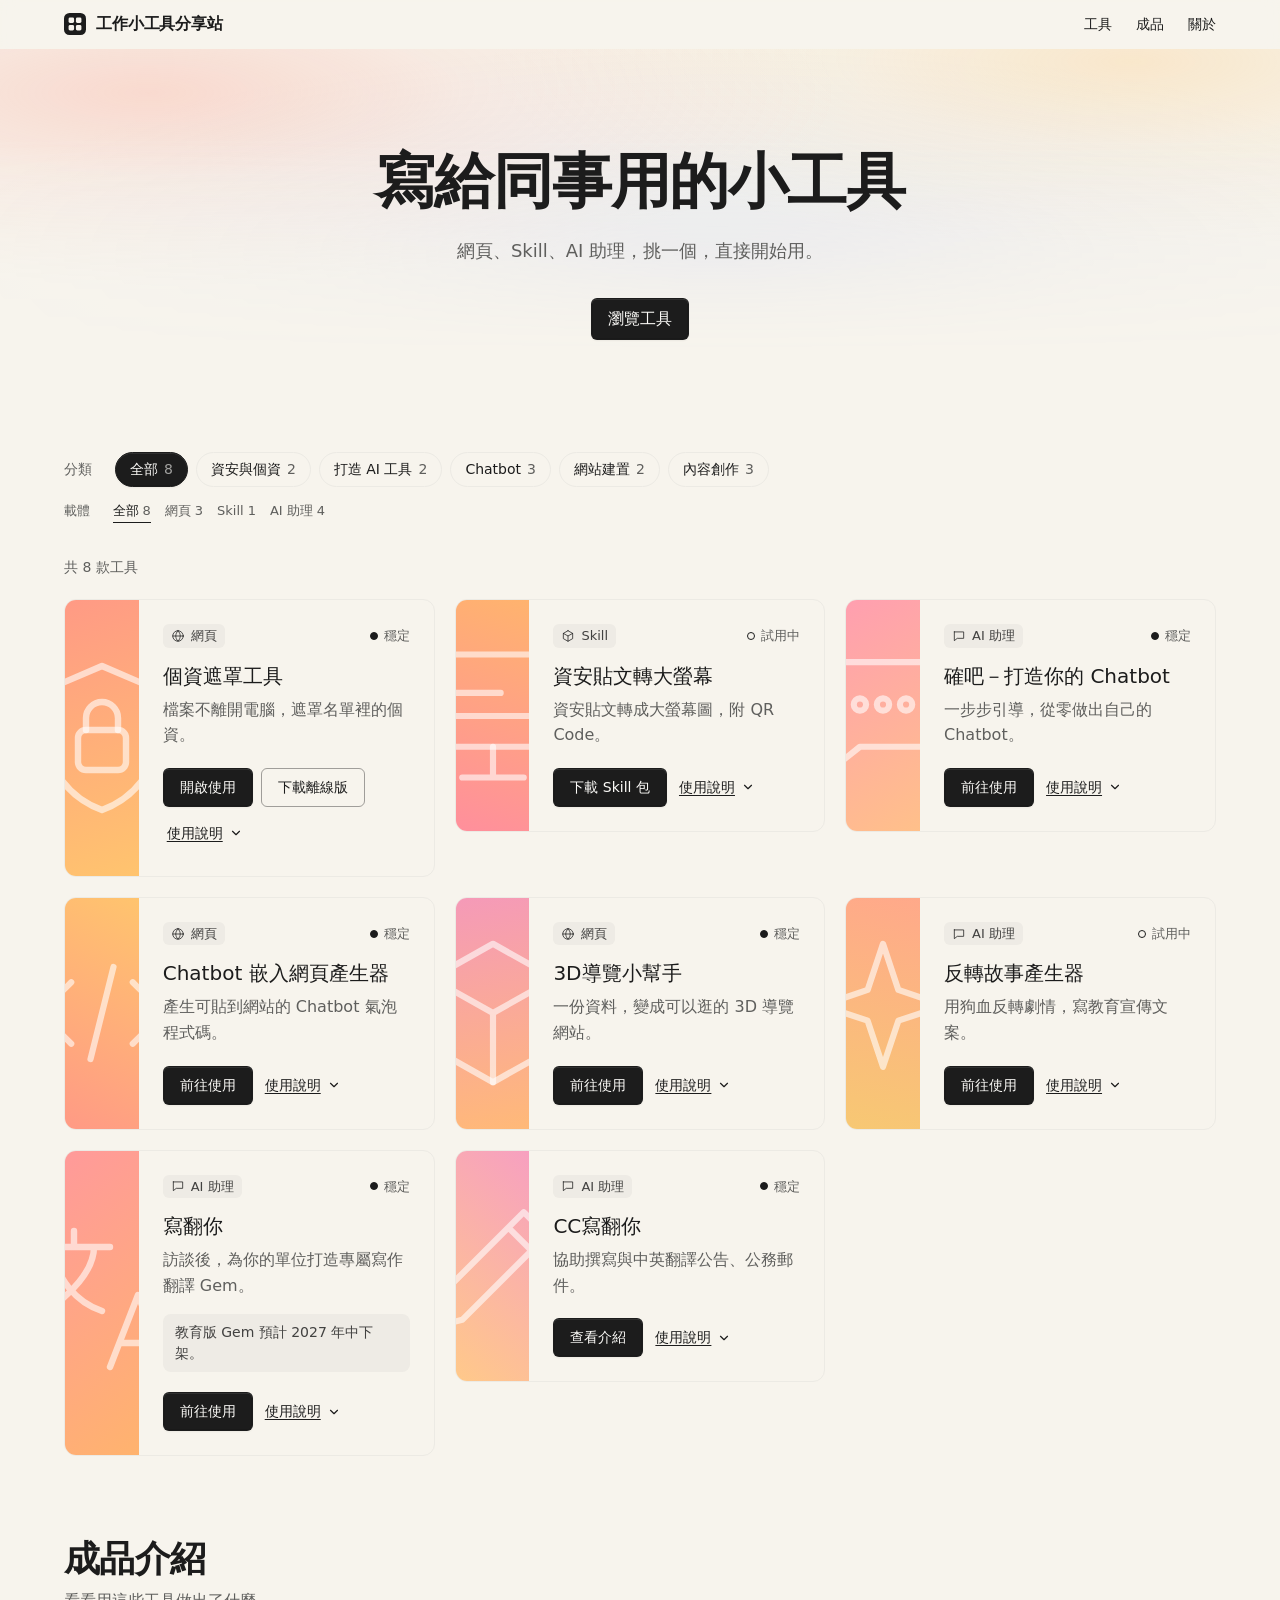
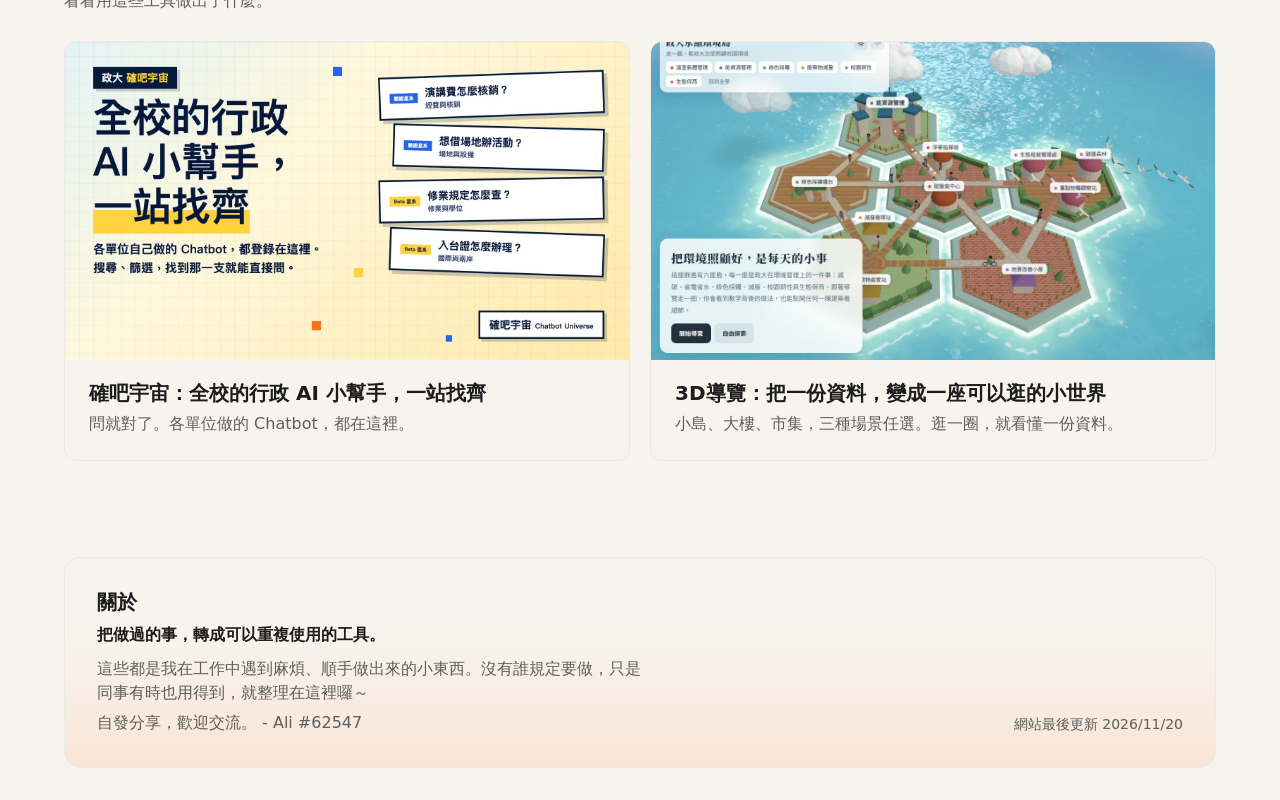
<file: index.html>
<!DOCTYPE html>
<html lang="zh-Hant-TW">
<head>
<meta charset="utf-8">
<meta name="viewport" content="width=device-width, initial-scale=1">
<title>工作小工具分享站</title>
<meta name="description" content="寫給同事用的工作小工具：網頁、Skill、AI 助理，整理在同一個地方。">
<meta name="theme-color" content="#f7f4ed">
<link rel="icon" href="data:image/svg+xml,%3Csvg xmlns='http://www.w3.org/2000/svg' viewBox='0 0 32 32'%3E%3Crect width='32' height='32' rx='8' fill='%231c1c1c'/%3E%3Cg fill='%23f7f4ed'%3E%3Crect x='7' y='7' width='7' height='7' rx='2'/%3E%3Crect x='18' y='7' width='7' height='7' rx='2'/%3E%3Crect x='7' y='18' width='7' height='7' rx='2'/%3E%3Crect x='18' y='18' width='7' height='7' rx='2'/%3E%3C/g%3E%3C/svg%3E">
<link rel="stylesheet" href="assets/style.css">
</head>
<body>

<header class="nav" id="nav">
  <div class="nav-in">
    <a class="brand" href="#top" aria-label="回到頁首">
      <svg viewBox="0 0 24 24" aria-hidden="true"><rect width="24" height="24" rx="6" fill="#1c1c1c"/><g fill="#f7f4ed"><rect x="5" y="5" width="6" height="6" rx="1.6"/><rect x="13" y="5" width="6" height="6" rx="1.6"/><rect x="5" y="13" width="6" height="6" rx="1.6"/><rect x="13" y="13" width="6" height="6" rx="1.6"/></g></svg>
      <span id="siteName">工作小工具分享站</span>
    </a>
    <nav class="nav-links" aria-label="頁面導覽">
      <a href="#tools">工具</a>
      <a href="#showcase" id="navShowcase" hidden>成品</a>
      <a href="#contact">關於</a>
    </nav>
  </div>
</header>

<main id="top">
  <section class="hero">
    <h1 id="headline">寫給同事用的工作小工具</h1>
    <p class="lead" id="lead">網頁、Skill、AI 助理，整理在同一個地方。挑一個，直接開始用。</p>
    <div class="hero-cta"><a class="btn btn-primary btn-lg" href="#tools">瀏覽工具</a></div>
    <div class="stats" id="stats" aria-label="工具統計"></div>
  </section>

  <section class="tools" id="tools" aria-labelledby="toolsTitle">
    <h2 class="sr" id="toolsTitle">工具清單</h2>
    <div class="filters" id="filters"></div>
    <div class="resultbar">
      <span id="count" aria-live="polite"></span>
      <button class="btn btn-text" id="clear" type="button" hidden>清除篩選</button>
    </div>
    <div class="grid" id="grid"></div>
    <noscript><div class="error">這個頁面需要啟用 JavaScript 才能顯示工具清單。</div></noscript>
  </section>
  <section class="showcase" id="showcase" aria-labelledby="showcaseTitle" hidden>
    <h2 id="showcaseTitle">成品介紹</h2>
    <p class="sub">看看用這些工具做出了什麼。</p>
    <div class="sgrid" id="sgrid"></div>
  </section>
</main>

<footer class="foot" id="contact">
  <div class="foot-card">
    <div>
      <h2>關於</h2>
      <div id="aboutBody" class="about"></div>
    </div>
    <div class="foot-r">
      <div id="siteUpdated"></div>
      <div id="repoLink"></div>
    </div>
  </div>
</footer>

<script>
(() => {
  'use strict';

  const ALL = '全部';
  const state = { cat: ALL, carrier: ALL };
  const openIds = new Set();
  let tools = [];

  /* ---------- 小工具 ---------- */
  const ICONS = {
    '網頁': '<svg viewBox="0 0 24 24" aria-hidden="true"><circle cx="12" cy="12" r="9"/><path d="M3 12h18M12 3c2.5 2.7 3.8 5.7 3.8 9s-1.3 6.3-3.8 9c-2.5-2.7-3.8-5.7-3.8-9S9.5 5.7 12 3z"/></svg>',
    'Skill': '<svg viewBox="0 0 24 24" aria-hidden="true"><path d="M12 3l8 4.5v9L12 21l-8-4.5v-9L12 3z"/><path d="M4 7.5L12 12l8-4.5M12 12v9"/></svg>',
    'AI 助理': '<svg viewBox="0 0 24 24" aria-hidden="true"><path d="M4 5h16v11H9l-5 4V5z"/></svg>'
  };
  /* 卡片左側大圖示（線條型，放大後以白色半透明呈現） */
  const BIG = {
    'pii-masking': '<path d="M12 3l7 3v5c0 5-3 8.5-7 10-4-1.5-7-5-7-10V6l7-3z"/><rect x="9" y="11" width="6" height="5" rx="1"/><path d="M10 11V9.5a2 2 0 014 0V11"/>',
    'cybersecurity-screen-posts': '<rect x="3" y="4" width="18" height="12" rx="2"/><path d="M8 20h8M12 16v4"/><path d="M7 9h6M7 12h10"/>',
    'queba': '<path d="M4 5h16v11H9l-5 4V5z"/><circle cx="9" cy="10.5" r=".8"/><circle cx="12" cy="10.5" r=".8"/><circle cx="15" cy="10.5" r=".8"/>',
    'chatbot-embed': '<path d="M8 8l-4 4 4 4M16 8l4 4-4 4M13.5 6l-3 12"/>',
    'tour-site-3d': '<path d="M12 3l8 4.5v9L12 21l-8-4.5v-9L12 3z"/><path d="M4 7.5L12 12l8-4.5M12 12v9"/>',
    'reverse-story': '<path d="M12 3l2 6 6 2-6 2-2 6-2-6-6-2 6-2 2-6z"/>',
    'xiefanni': '<path d="M4 5h9M8.5 3v2M6 5c0 4 3 7 6 8M11 5c0 3-3 6-6 8"/><path d="M13 20l3.5-9 3.5 9M14.3 17h4.4"/>',
    'cc-xiefanni': '<path d="M4 20l1-4L16 5l3 3L8 19l-4 1zM14 7l3 3"/>'
  };
  const BIG_FALLBACK = '<circle cx="12" cy="12" r="8"/>';
  // 同一暖色系、每張不同的漸層
  const GRADS = [
    ['#ff9a85', '#ffc46e', 160], ['#ffb36e', '#ff8f9c', 200], ['#ff9fb0', '#ffc08a', 150], ['#ffc46e', '#ff9a85', 210],
    ['#f59ab8', '#ffb978', 170], ['#ffa98a', '#f7c873', 190], ['#ff9a9a', '#ffb36e', 140], ['#f7a0c0', '#ffc98a', 220]
  ];
  /* 示意動畫（純 CSS，無外部檔案）。tools.json 的 demo 欄位對應這裡的 key */
  const DEMOS = {
    'pii-masking': () => {
      const rows = [['王小明', '0912-345-678', 'ming@example.com'], ['陳美玲', '0922-111-222', 'mei@example.com'], ['林大偉', '0933-987-654', 'wei@example.com']];
      const masked = [['王○明', '0912-***-***', 'm***@example.com'], ['陳○玲', '0922-***-***', 'm***@example.com'], ['林○偉', '0933-***-***', 'w***@example.com']];
      const cell = (i, j) => el('td', { style: '--d:' + ((i * 3 + j) * 0.18).toFixed(2) + 's' },
        el('span', { class: 'raw', text: rows[i][j] }), el('span', { class: 'msk', text: masked[i][j] }), el('i', { class: 'hl' }));
      return el('div', { class: 'demo demo-pii', 'aria-hidden': 'true' },
        el('div', { class: 'demo-bar' }, el('span'), el('span'), el('span'), el('em', { text: '報名名單.xlsx' })),
        el('table', {}, el('tbody', {}, rows.map((_, i) => el('tr', {}, cell(i, 0), cell(i, 1), cell(i, 2))))),
        el('div', { class: 'demo-done', text: '已遮罩並匯出' }));
    }
  };
  const FALLBACK_ICON = '<svg viewBox="0 0 24 24" aria-hidden="true"><circle cx="12" cy="12" r="8"/></svg>';
  const CHEVRON = '<svg viewBox="0 0 24 24" fill="none" stroke="currentColor" stroke-width="2" stroke-linecap="round" stroke-linejoin="round" aria-hidden="true"><path d="M6 9l6 6 6-6"/></svg>';

  const $ = (s) => document.querySelector(s);

  function el(tag, props, ...kids) {
    const n = document.createElement(tag);
    for (const [k, v] of Object.entries(props || {})) {
      if (v == null) continue;
      if (k === 'class') n.className = v;
      else if (k === 'text') n.textContent = v;
      else if (k === 'html') n.innerHTML = v;
      else if (k.startsWith('on')) n.addEventListener(k.slice(2), v);
      else n.setAttribute(k, v);
    }
    for (const kid of kids.flat()) if (kid != null) n.append(kid);
    return n;
  }

  const fmtDate = (s) => String(s || '').replace(/-/g, '/');
  const uniq = (key) => [...new Set(tools.flatMap((t) => key === 'categories' ? (t.categories || []) : [t[key]]))];
  const catsOf = (t) => (t.categories || []).join('、');

  /* ---------- GA4 ---------- */
  function initAnalytics(id) {
    if (!/^G-[A-Z0-9]{6,}$/i.test(id || '')) {
      console.info('[tools] 尚未設定 GA4 Measurement ID，不會送出任何分析事件。');
      return;
    }
    const s = document.createElement('script');
    s.async = true;
    s.src = 'https://www.googletagmanager.com/gtag/js?id=' + encodeURIComponent(id);
    document.head.appendChild(s);
    window.dataLayer = window.dataLayer || [];
    window.gtag = function () { window.dataLayer.push(arguments); };
    window.gtag('js', new Date());
    window.gtag('config', id);
  }
  function track(name, params) {
    if (typeof window.gtag === 'function') window.gtag('event', name, params);
  }

  /* ---------- 卡片 ---------- */
  function toggleDetails(id) {
    const open = !openIds.has(id);
    open ? openIds.add(id) : openIds.delete(id);
    const card = document.querySelector('[data-id="' + id + '"]');
    if (!card) return;
    const panel = card.querySelector('.panel');
    panel.classList.toggle('open', open);
    panel.inert = !open;
    card.querySelectorAll('[data-toggle]').forEach((b) => b.setAttribute('aria-expanded', String(open)));
  }

  function actionNode(tool, a, panelId) {
    const cls = 'btn ' + (a.style === 'ghost' ? 'btn-ghost' : 'btn-primary');
    if (a.kind === 'details') {
      return el('button', {
        class: cls, type: 'button', 'data-toggle': '',
        'aria-expanded': String(openIds.has(tool.id)), 'aria-controls': panelId,
        onclick: () => toggleDetails(tool.id), text: a.label
      });
    }
    const isDownload = a.kind === 'download';
    const attrs = {
      class: cls, href: a.href, text: a.label,
      onclick: () => track('tool_click', {
        tool_id: tool.id, tool_name: tool.name, carrier: tool.carrier,
        categories: (tool.categories || []).join(','), category: (tool.categories || [])[0] || '', link_type: isDownload ? 'download' : 'open'
      })
    };
    if (isDownload) attrs.download = '';
    else { attrs.target = '_blank'; attrs.rel = 'noopener noreferrer'; }
    return el('a', attrs);
  }

  function cardNode(tool) {
    const panelId = 'panel-' + tool.id;
    const isOpen = openIds.has(tool.id);
    const actions = (tool.actions || []).slice();
    const hasDetailsBtn = actions.some((a) => a.kind === 'details');

    const actionNodes = actions.map((a) => actionNode(tool, a, panelId));
    if (!hasDetailsBtn) {
      actionNodes.push(el('button', {
        class: 'btn btn-text', type: 'button', 'data-toggle': '',
        'aria-expanded': String(isOpen), 'aria-controls': panelId,
        onclick: () => toggleDetails(tool.id)
      }, '使用說明', el('span', { html: CHEVRON, 'aria-hidden': 'true', style: 'display:inline-flex' })));
    }

    const panel = el('div', { class: 'panel' + (isOpen ? ' open' : ''), id: panelId, role: 'region', 'aria-label': tool.name + '的說明' },
      el('div', {},
        el('div', { class: 'panel-in' },
          (tool.demo && DEMOS[tool.demo]) ? el('div', { class: 'block' }, DEMOS[tool.demo]()) : null,
          tool.purpose ? el('div', { class: 'block' }, el('h4', { class: 'plabel', text: '用途與場景' }), el('p', { text: tool.purpose })) : null,
          (tool.steps && tool.steps.length) ? el('div', { class: 'block' },
            el('h4', { class: 'plabel', text: tool.detailsLabel === '安裝方式' ? '安裝與使用' : '使用方式' }),
            el('ol', {}, tool.steps.map((s) => el('li', { text: s })))) : null,
          el('dl', { class: 'pmeta' },
            el('dt', { text: '對象' }), el('dd', { text: tool.audience }),
            el('dt', { text: '用法' }), el('dd', { text: tool.usage }),
            el('dt', { text: '分類' }), el('dd', { text: catsOf(tool) }),
            el('dt', { text: '最後更新' }), el('dd', { text: fmtDate(tool.updated) }))
        )));
    panel.inert = !isOpen;

    const gi = Math.max(0, tools.indexOf(tool)) % GRADS.length;
    const g = GRADS[gi];
    const art = el('div', { class: 'cardart', 'aria-hidden': 'true', style: 'background:linear-gradient(' + g[2] + 'deg,' + g[0] + ',' + g[1] + ')' },
      el('span', { html: '<svg viewBox="0 0 24 24">' + (BIG[tool.id] || BIG_FALLBACK) + '</svg>' }));

    return el('article', { class: 'card', 'data-id': tool.id }, art, el('div', { class: 'card-body' },
      el('div', { class: 'card-top' },
        el('span', { class: 'tag' }, el('span', { html: ICONS[tool.carrier] || FALLBACK_ICON, style: 'display:inline-flex' }), tool.carrier),
        el('span', { class: 'status' }, el('span', { class: 'dot' + (tool.status === '穩定' ? ' on' : ''), 'aria-hidden': 'true' }), tool.status)
      ),
      el('h3', { text: tool.name }),
      el('p', { class: 'summary', text: tool.summary }),
      tool.note ? el('p', { class: 'note', text: tool.note }) : null,
      el('div', { class: 'actions' }, actionNodes),
      panel
    ));
  }

  /* ---------- 篩選與繪製 ---------- */
  function pillGroup(label, key) {
    const values = [ALL, ...uniq(key)];
    const group = el('div', { class: 'fgroup' + (key === 'carrier' ? ' minor' : ''), role: 'group', 'aria-label': label },
      el('span', { class: 'flabel', text: label }));
    const pills = el('div', { class: 'pills' });
    values.forEach((v) => {
      const n = v === ALL ? tools.length : tools.filter((t) => key === 'categories' ? (t.categories || []).includes(v) : t[key] === v).length;
      const b = el('button', {
        class: 'pill', type: 'button', 'data-key': key, 'data-value': v,
        'aria-pressed': String(state[key === 'categories' ? 'cat' : 'carrier'] === v),
        onclick: () => {
          state[key === 'categories' ? 'cat' : 'carrier'] = v;
          syncPills();
          render();
        }
      }, v, el('span', { class: 'n', text: String(n) }));
      pills.append(b);
    });
    group.append(pills);
    return group;
  }
  function syncPills() {
    document.querySelectorAll('.pill').forEach((b) => {
      const cur = b.dataset.key === 'categories' ? state.cat : state.carrier;
      b.setAttribute('aria-pressed', String(cur === b.dataset.value));
    });
  }
  function resetFilters() {
    state.cat = ALL; state.carrier = ALL;
    syncPills(); render();
  }

  function render() {
    const list = tools.filter((t) =>
      (state.cat === ALL || (t.categories || []).includes(state.cat)) &&
      (state.carrier === ALL || t.carrier === state.carrier));
    const grid = $('#grid');
    grid.replaceChildren();
    if (!list.length) {
      grid.append(el('div', { class: 'empty' },
        el('p', { text: '沒有符合這組條件的工具。' }),
        el('button', { class: 'btn btn-ghost', type: 'button', onclick: resetFilters, text: '清除篩選' })));
    } else {
      list.forEach((t) => grid.append(cardNode(t)));
    }
    const filtered = state.cat !== ALL || state.carrier !== ALL;
    $('#count').textContent = filtered ? '顯示 ' + list.length + ' / ' + tools.length + ' 款工具' : '共 ' + tools.length + ' 款工具';
    $('#clear').hidden = !filtered;
  }

  /* ---------- 成品展示 ---------- */
  function renderShowcase(items) {
    if (!items.length) return;
    $('#sgrid').append(...items.map((it) => el('article', { class: 'scard' },
      el('img', { src: it.image, alt: it.alt || '', loading: 'lazy', width: '1600', height: '900' }),
      el('div', { class: 'sbody' },
        el('h3', {}, el('a', { href: it.href, onclick: () => track('showcase_click', { showcase_id: it.id, showcase_title: it.title }), text: it.title })),
        el('p', { text: it.summary })))));
    $('#showcase').hidden = false;
    $('#navShowcase').hidden = false;
  }

  /* ---------- 啟動 ---------- */

  async function init() {
    let data;
    try {
      const res = await fetch('tools.json', { cache: 'no-cache' });
      if (!res.ok) throw new Error('HTTP ' + res.status);
      data = await res.json();
    } catch (e) {
      $('#grid').replaceChildren(el('div', { class: 'error' },
        el('p', { text: '無法載入工具清單（tools.json）。' }),
        el('p', { html: '若是在自己的電腦預覽，不能直接雙擊 index.html，請在資料夾內執行 <code>python3 -m http.server</code>，再開啟 <code>http://localhost:8000</code>。' })));
      $('#count').textContent = '';
      return;
    }

    const site = data.site || {};
    tools = data.tools || [];

    if (site.name) { document.title = site.name; $('#siteName').textContent = site.name; }
    if (site.headline) $('#headline').textContent = site.headline;
    if (site.lead) $('#lead').textContent = site.lead;

    // 統計列先隱藏；工具變多後，在 tools.json 把 site.show_stats 改成 true 即可顯示
    if (site.show_stats === true) {
      const stats = [
        [tools.length, '款工具'],
        [uniq('carrier').length, '種使用方式'],
        [uniq('categories').length, '個分類']
      ];
      $('#stats').append(...stats.map(([n, l]) => el('div', { class: 'stat' },
        el('div', { class: 'stat-n', text: String(n) }), el('div', { class: 'stat-l', text: l }))));
    } else {
      $('#stats').remove();
    }

    const filters = $('#filters');
    filters.append(pillGroup('分類', 'categories'), pillGroup('載體', 'carrier'));
    $('#clear').addEventListener('click', resetFilters);

    const about = site.about || [];
    $('#aboutBody').append(...about.map((t, i) => el('p', { class: i === 0 ? 'about-lead' : null, text: t })));
    // 優先用 site.updated（每次修改時由 pre-commit 自動寫入，含時間）；沒有時退回工具的最新更新日
    const stamp = site.updated ? new Date(site.updated) : null;
    if (stamp && !isNaN(stamp)) {
      const parts = Object.fromEntries(new Intl.DateTimeFormat('en-GB', { timeZone: 'Asia/Taipei', year: 'numeric', month: '2-digit', day: '2-digit' }).formatToParts(stamp).map((x) => [x.type, x.value]));
      $('#siteUpdated').textContent = '網站最後更新 ' + parts.year + '/' + parts.month + '/' + parts.day;
    } else {
      const latest = tools.map((t) => t.updated).filter(Boolean).sort().pop();
      if (latest) $('#siteUpdated').textContent = '清單最後更新 ' + fmtDate(latest);
    }
    if (site.repo_url) $('#repoLink').append(el('a', { href: site.repo_url, target: '_blank', rel: 'noopener noreferrer', text: '原始碼' }));

    initAnalytics(site.ga4_measurement_id);
    render();
    renderShowcase(data.showcase || []);
  }

  const nav = $('#nav');
  const onScroll = () => nav.classList.toggle('scrolled', window.scrollY > 8);
  window.addEventListener('scroll', onScroll, { passive: true });
  onScroll();

  init();
})();
</script>
</body>
</html>
</file>
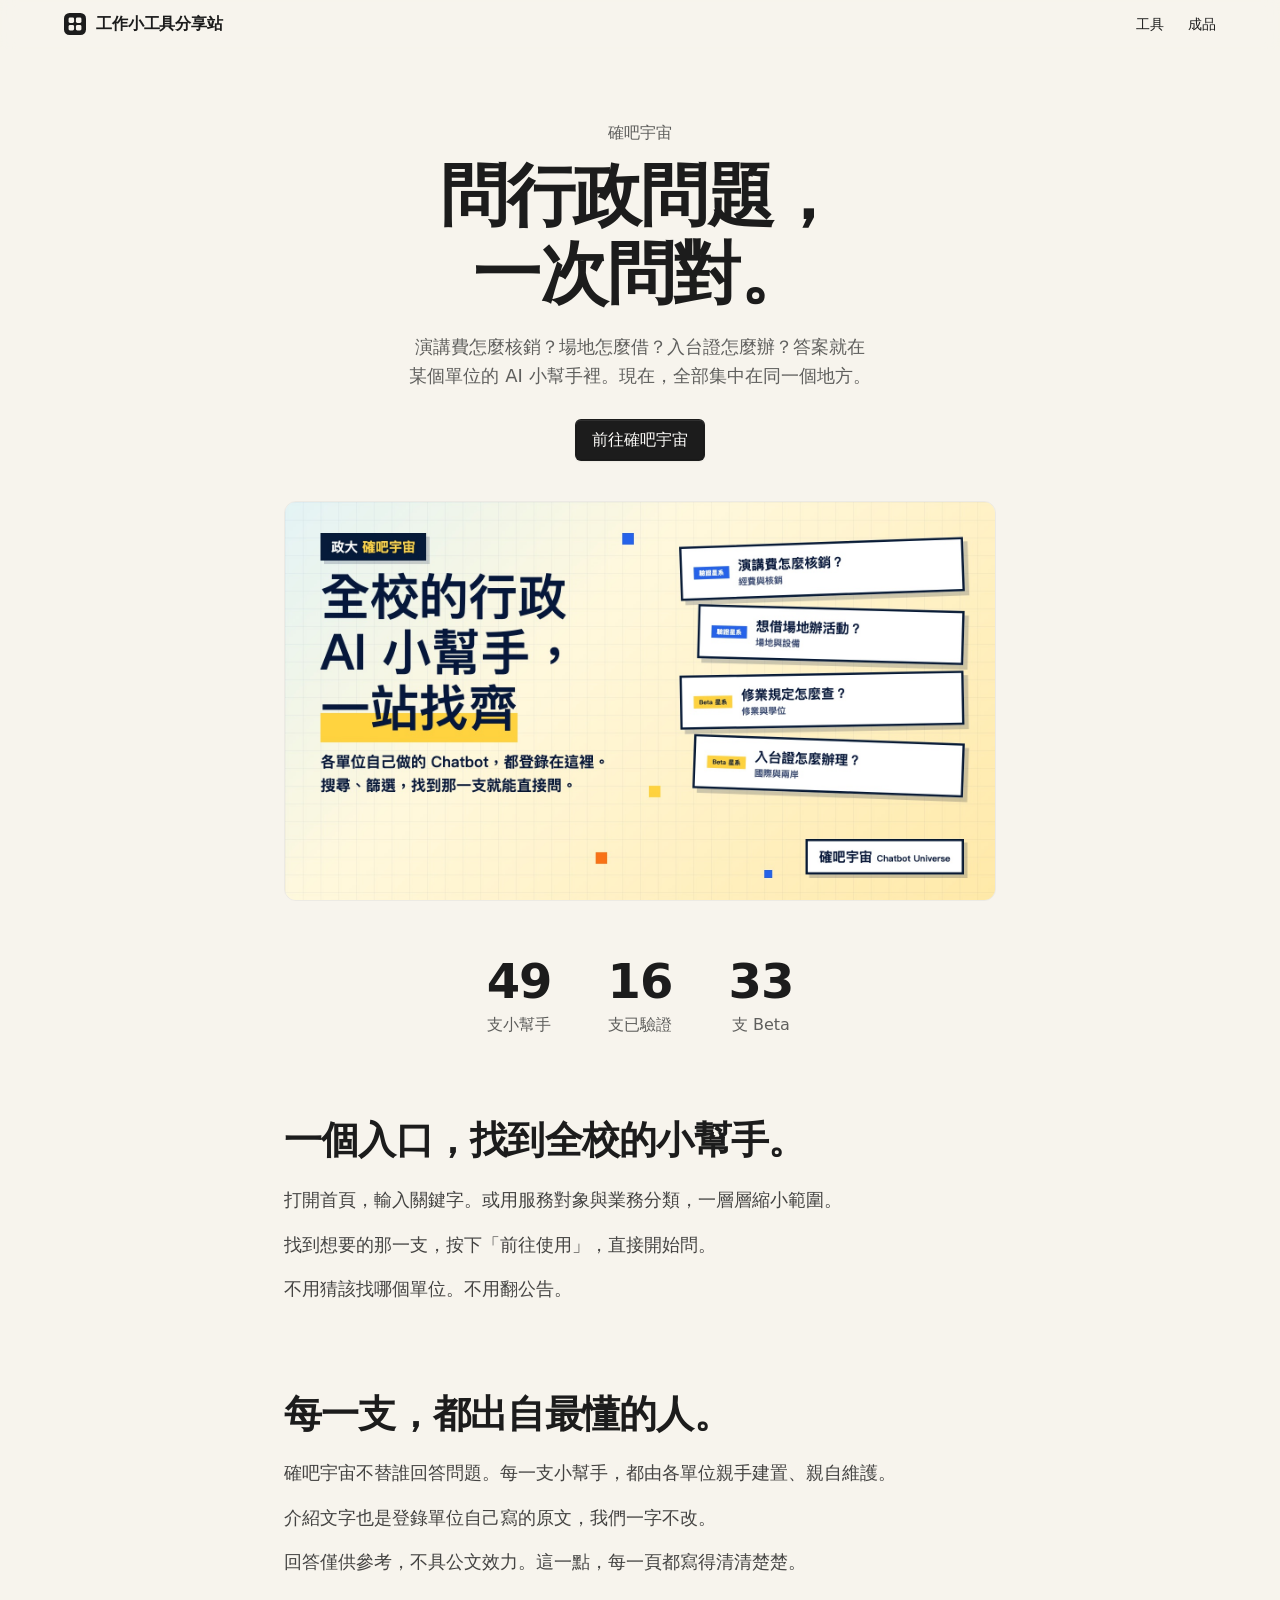
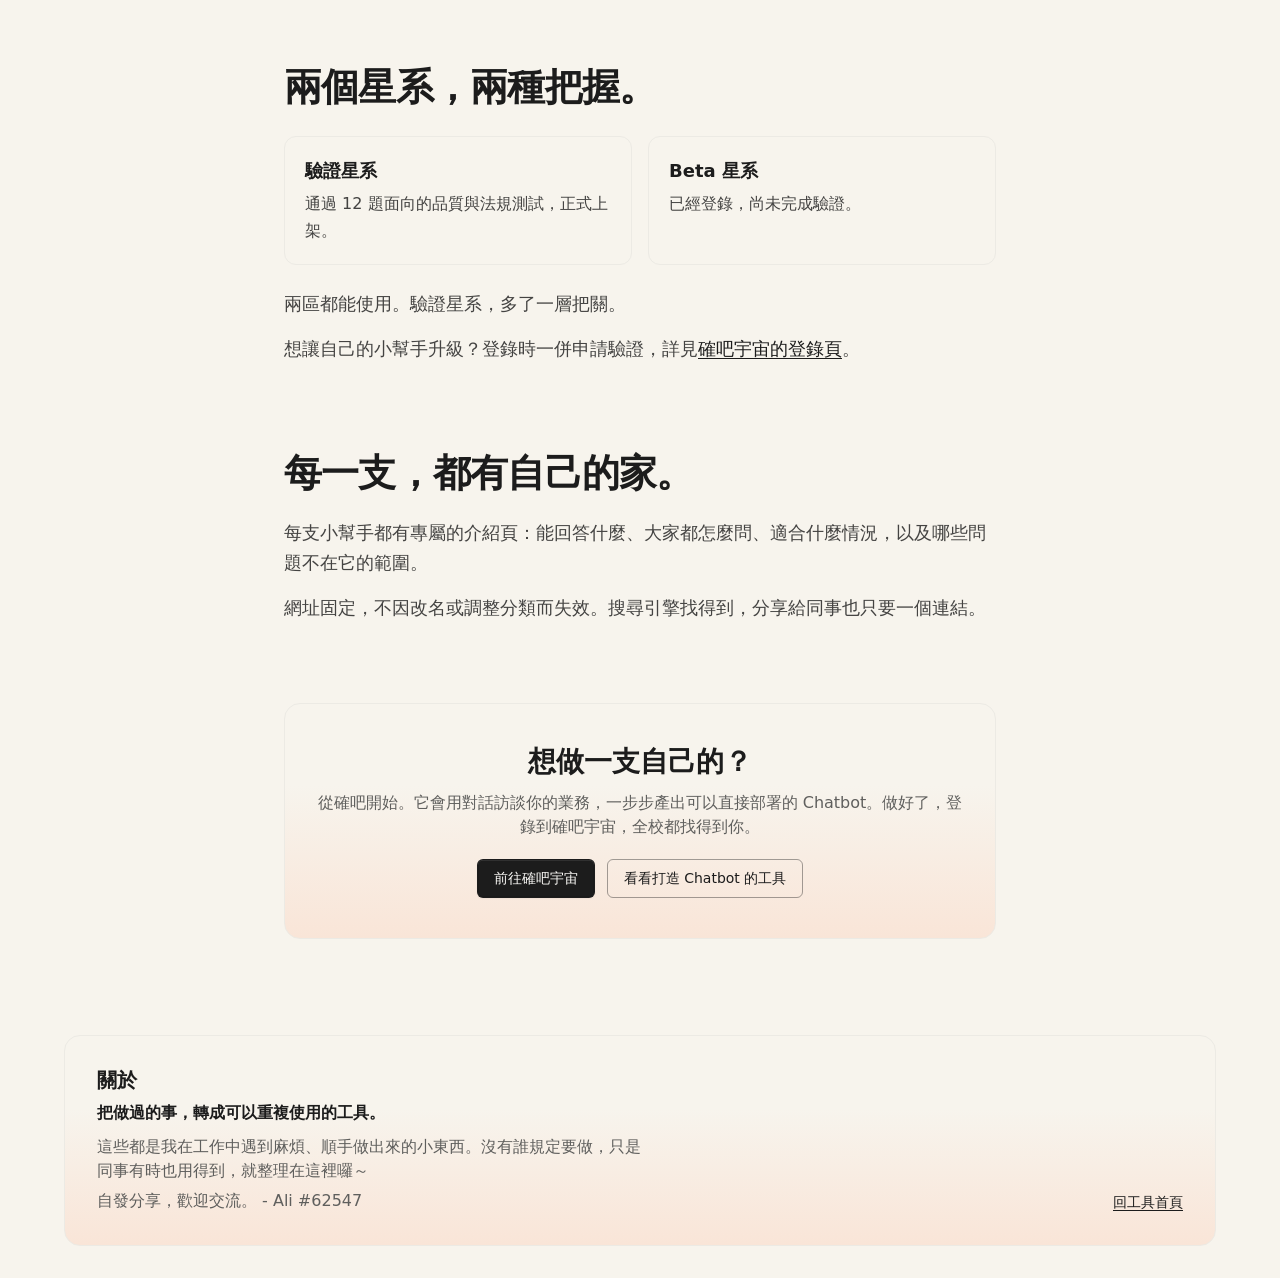
<file: articles/queba-universe.html>
<!DOCTYPE html>
<html lang="zh-Hant-TW">
<head>
<meta charset="utf-8">
<meta name="viewport" content="width=device-width, initial-scale=1">
<title>確吧宇宙：問行政問題，一次問對</title>
<meta name="description" content="各單位做的行政 AI 小幫手，集中在同一個入口。搜尋、篩選，找到就能直接問。">
<meta name="theme-color" content="#f7f4ed">
<meta property="og:title" content="確吧宇宙：問行政問題，一次問對">
<meta property="og:description" content="各單位做的行政 AI 小幫手，集中在同一個入口。">
<meta property="og:image" content="../assets/queba-universe.jpg">
<link rel="icon" href="data:image/svg+xml,%3Csvg xmlns='http://www.w3.org/2000/svg' viewBox='0 0 32 32'%3E%3Crect width='32' height='32' rx='8' fill='%231c1c1c'/%3E%3Cg fill='%23f7f4ed'%3E%3Crect x='7' y='7' width='7' height='7' rx='2'/%3E%3Crect x='18' y='7' width='7' height='7' rx='2'/%3E%3Crect x='7' y='18' width='7' height='7' rx='2'/%3E%3Crect x='18' y='18' width='7' height='7' rx='2'/%3E%3C/g%3E%3C/svg%3E">
<link rel="stylesheet" href="../assets/style.css">
</head>
<body>
<header class="nav" id="nav">
  <div class="nav-in">
    <a class="brand" href="../index.html" aria-label="回到工具首頁">
      <svg viewBox="0 0 24 24" aria-hidden="true"><rect width="24" height="24" rx="6" fill="#1c1c1c"/><g fill="#f7f4ed"><rect x="5" y="5" width="6" height="6" rx="1.6"/><rect x="13" y="5" width="6" height="6" rx="1.6"/><rect x="5" y="13" width="6" height="6" rx="1.6"/><rect x="13" y="13" width="6" height="6" rx="1.6"/></g></svg>
      <span id="siteName">工作小工具分享站</span>
    </a>
    <nav class="nav-links" aria-label="頁面導覽">
      <a href="../index.html#tools">工具</a>
      <a href="../index.html#showcase">成品</a>
    </nav>
  </div>
</header>

<main class="art">
  <section class="art-hero">
    <p class="eyebrow">確吧宇宙</p>
    <h1>問行政問題，<br>一次問對。</h1>
    <p class="lead">演講費怎麼核銷？場地怎麼借？入台證怎麼辦？答案就在某個單位的 AI 小幫手裡。現在，全部集中在同一個地方。</p>
    <div class="btns">
      <a class="btn btn-primary btn-lg" data-track="open_universe" href="https://alifina-lin.github.io/chatbot-generator/" target="_blank" rel="noopener noreferrer">前往確吧宇宙</a>
    </div>
    <img class="art-img" src="../assets/queba-universe.jpg" width="1600" height="900" alt="確吧宇宙首頁示意：四張問題卡片，標示驗證星系與 Beta 星系。">
    <ul class="nums" aria-label="確吧宇宙現況">
      <li><b>49</b><span>支小幫手</span></li>
      <li><b>16</b><span>支已驗證</span></li>
      <li><b>33</b><span>支 Beta</span></li>
    </ul>
  </section>

  <section class="sec">
    <h2>一個入口，找到全校的小幫手。</h2>
    <p>打開首頁，輸入關鍵字。或用服務對象與業務分類，一層層縮小範圍。</p>
    <p>找到想要的那一支，按下「前往使用」，直接開始問。</p>
    <p>不用猜該找哪個單位。不用翻公告。</p>
  </section>

  <section class="sec">
    <h2>每一支，都出自最懂的人。</h2>
    <p>確吧宇宙不替誰回答問題。每一支小幫手，都由各單位親手建置、親自維護。</p>
    <p>介紹文字也是登錄單位自己寫的原文，我們一字不改。</p>
    <p>回答僅供參考，不具公文效力。這一點，每一頁都寫得清清楚楚。</p>
  </section>

  <section class="sec">
    <h2>兩個星系，兩種把握。</h2>
    <div class="pair">
      <div><strong>驗證星系</strong><p>通過 12 題面向的品質與法規測試，正式上架。</p></div>
      <div><strong>Beta 星系</strong><p>已經登錄，尚未完成驗證。</p></div>
    </div>
    <p>兩區都能使用。驗證星系，多了一層把關。</p>
    <p>想讓自己的小幫手升級？登錄時一併申請驗證，詳見<a href="https://alifina-lin.github.io/chatbot-generator/" target="_blank" rel="noopener noreferrer">確吧宇宙的登錄頁</a>。</p>
  </section>

  <section class="sec">
    <h2>每一支，都有自己的家。</h2>
    <p>每支小幫手都有專屬的介紹頁：能回答什麼、大家都怎麼問、適合什麼情況，以及哪些問題不在它的範圍。</p>
    <p>網址固定，不因改名或調整分類而失效。搜尋引擎找得到，分享給同事也只要一個連結。</p>
  </section>

  <section class="art-end">
    <h2>想做一支自己的？</h2>
    <p>從確吧開始。它會用對話訪談你的業務，一步步產出可以直接部署的 Chatbot。做好了，登錄到確吧宇宙，全校都找得到你。</p>
    <div class="btns">
      <a class="btn btn-primary" data-track="open_universe" href="https://alifina-lin.github.io/chatbot-generator/" target="_blank" rel="noopener noreferrer">前往確吧宇宙</a>
      <a class="btn btn-ghost" href="../index.html#tools">看看打造 Chatbot 的工具</a>
    </div>
  </section>
</main>

<footer class="foot" id="contact">
  <div class="foot-card">
    <div>
      <h2>關於</h2>
      <div id="aboutBody" class="about"></div>
    </div>
    <div class="foot-r"><a href="../index.html">回工具首頁</a></div>
  </div>
</footer>

<script>
(() => {
  'use strict';
  fetch('../tools.json', { cache: 'no-cache' }).then((r) => r.json()).then((data) => {
    const site = data.site || {};
    const box = document.getElementById('aboutBody');
    (site.about || []).forEach((t, i) => { const p = document.createElement('p'); if (i === 0) p.className = 'about-lead'; p.textContent = t; box.append(p); });
    const id = site.ga4_measurement_id || '';
    if (!/^G-[A-Z0-9]{6,}$/i.test(id)) return;
    const s = document.createElement('script');
    s.async = true;
    s.src = 'https://www.googletagmanager.com/gtag/js?id=' + encodeURIComponent(id);
    document.head.appendChild(s);
    window.dataLayer = window.dataLayer || [];
    window.gtag = function () { window.dataLayer.push(arguments); };
    window.gtag('js', new Date());
    window.gtag('config', id);
    document.querySelectorAll('[data-track]').forEach((a) =>
      a.addEventListener('click', () => window.gtag('event', a.dataset.track, { page: 'queba-universe' })));
  }).catch(() => {});
})();
</script>
</body>
</html>
</file>
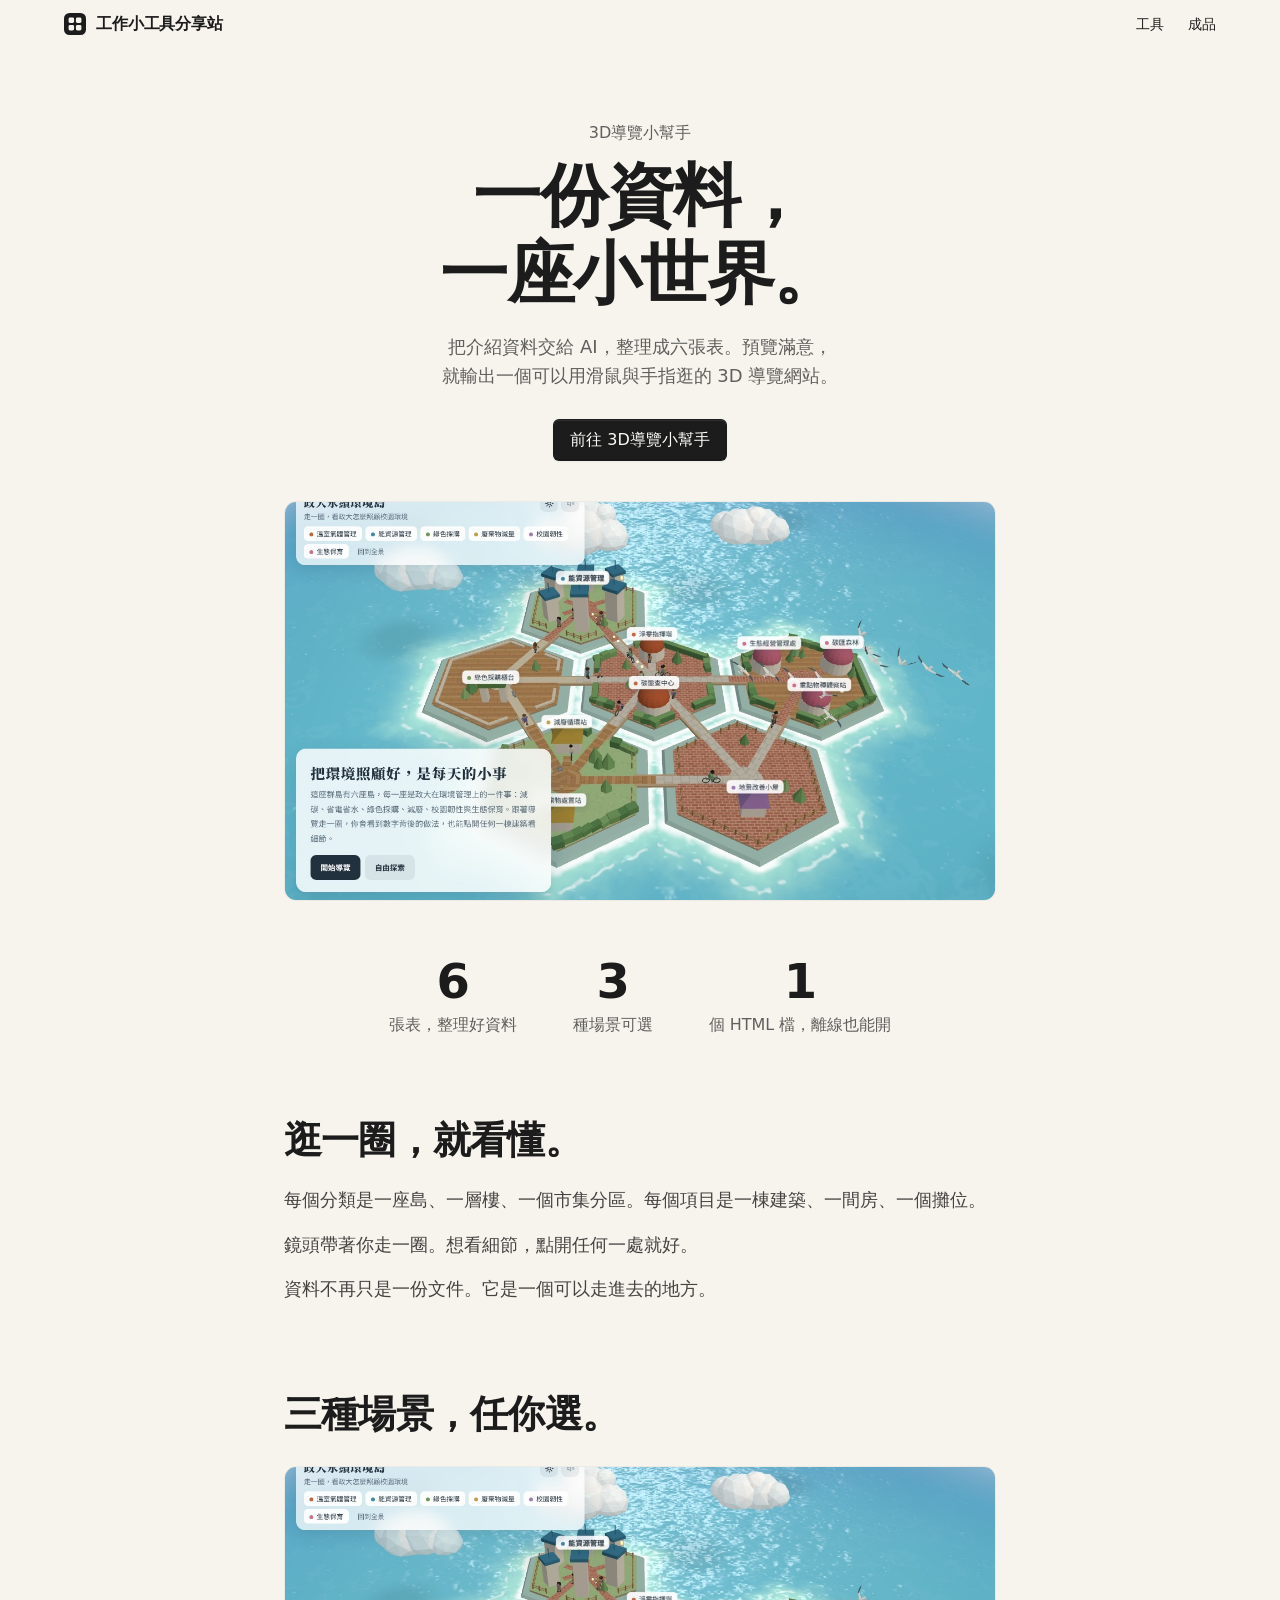
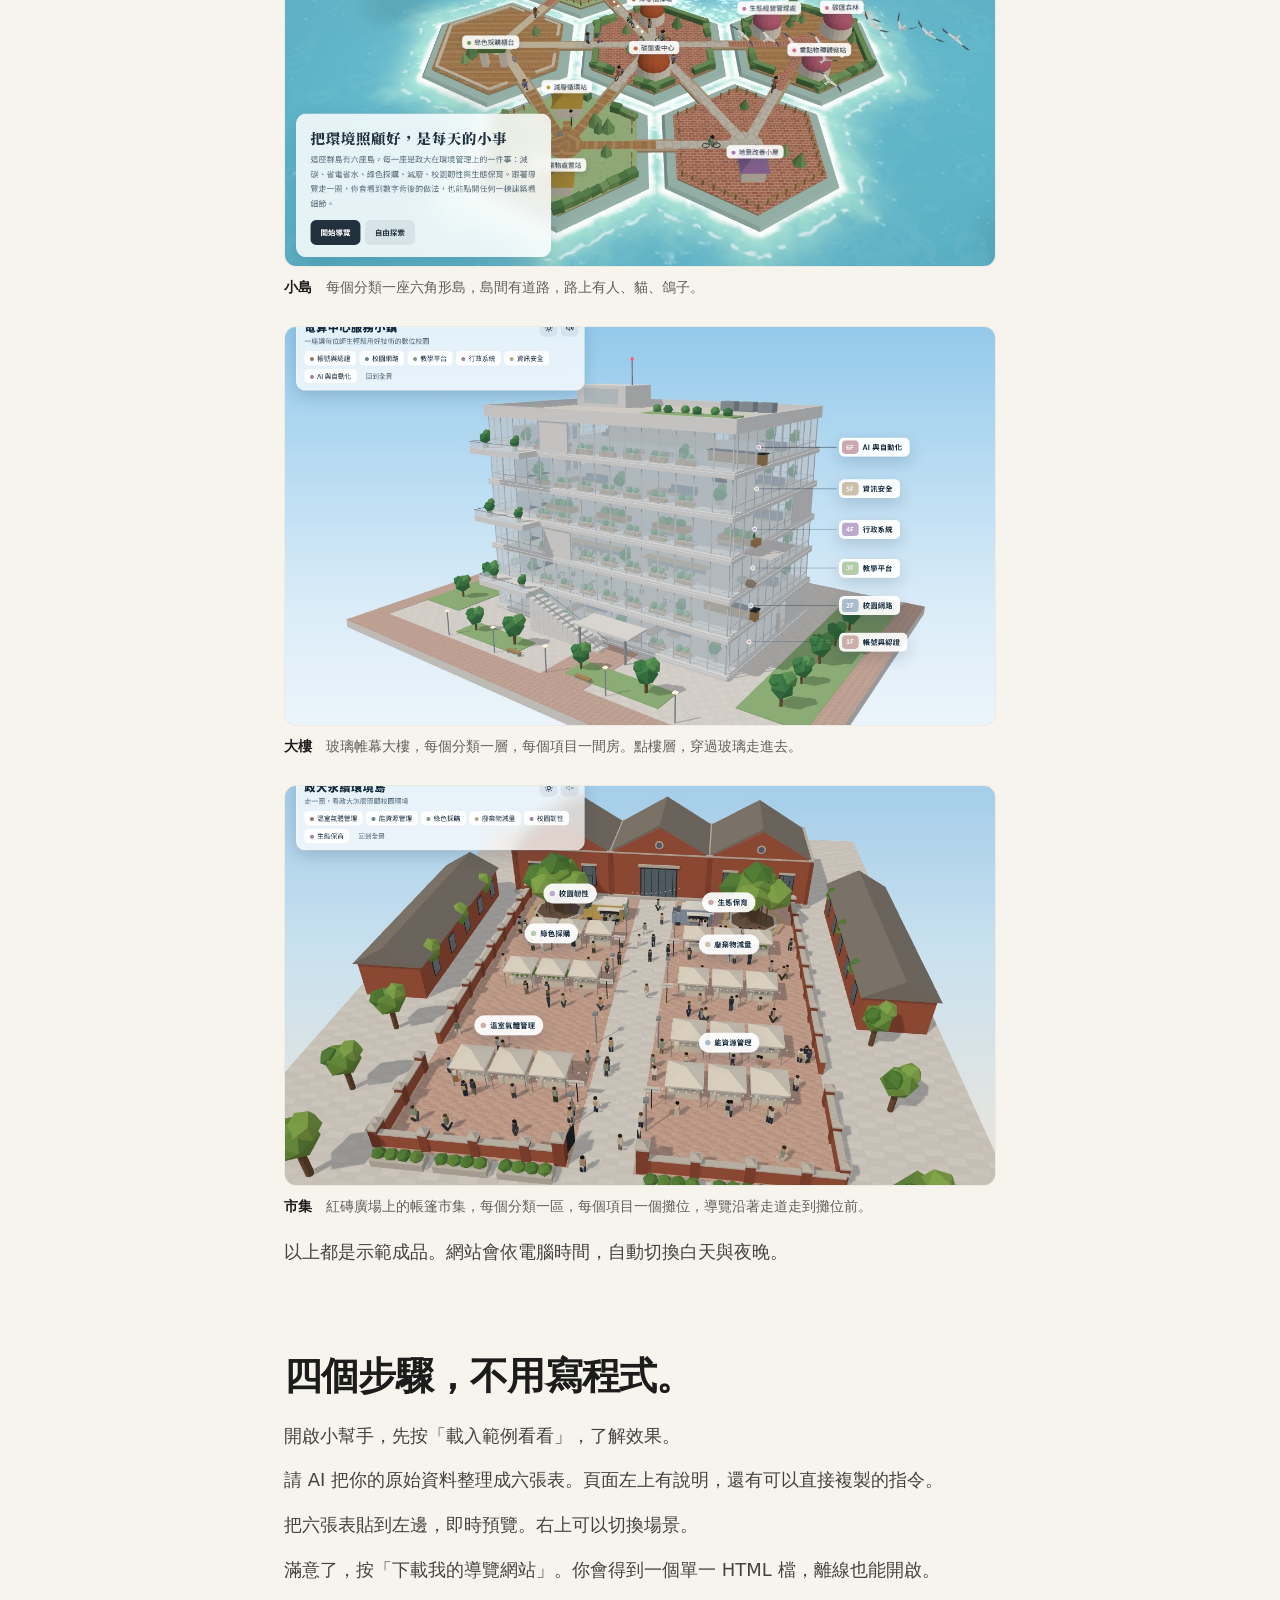
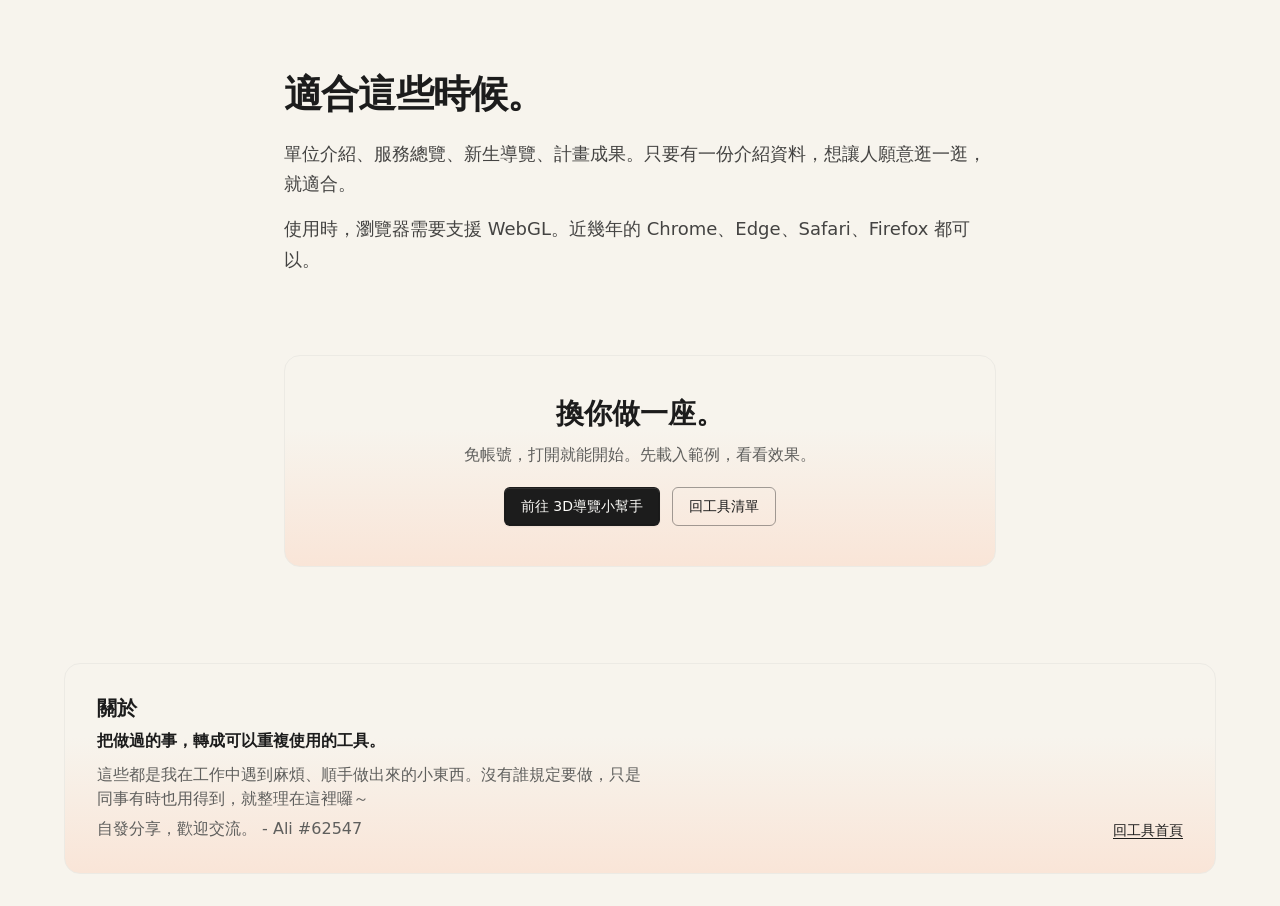
<file: articles/tour-site-3d.html>
<!DOCTYPE html>
<html lang="zh-Hant-TW">
<head>
<meta charset="utf-8">
<meta name="viewport" content="width=device-width, initial-scale=1">
<title>3D導覽：把一份資料，變成一座可以逛的小世界</title>
<meta name="description" content="給一份資料，整理成六張表，輸出一個可以逛的 3D 導覽網站。小島、大樓、市集，三種場景任選。">
<meta name="theme-color" content="#f7f4ed">
<meta property="og:title" content="3D導覽：把一份資料，變成一座可以逛的小世界">
<meta property="og:description" content="給一份資料，輸出一個可以逛的 3D 導覽網站。">
<meta property="og:image" content="../assets/tour-island.jpg">
<link rel="icon" href="data:image/svg+xml,%3Csvg xmlns='http://www.w3.org/2000/svg' viewBox='0 0 32 32'%3E%3Crect width='32' height='32' rx='8' fill='%231c1c1c'/%3E%3Cg fill='%23f7f4ed'%3E%3Crect x='7' y='7' width='7' height='7' rx='2'/%3E%3Crect x='18' y='7' width='7' height='7' rx='2'/%3E%3Crect x='7' y='18' width='7' height='7' rx='2'/%3E%3Crect x='18' y='18' width='7' height='7' rx='2'/%3E%3C/g%3E%3C/svg%3E">
<link rel="stylesheet" href="../assets/style.css">
</head>
<body>
<header class="nav" id="nav">
  <div class="nav-in">
    <a class="brand" href="../index.html" aria-label="回到工具首頁">
      <svg viewBox="0 0 24 24" aria-hidden="true"><rect width="24" height="24" rx="6" fill="#1c1c1c"/><g fill="#f7f4ed"><rect x="5" y="5" width="6" height="6" rx="1.6"/><rect x="13" y="5" width="6" height="6" rx="1.6"/><rect x="5" y="13" width="6" height="6" rx="1.6"/><rect x="13" y="13" width="6" height="6" rx="1.6"/></g></svg>
      <span id="siteName">工作小工具分享站</span>
    </a>
    <nav class="nav-links" aria-label="頁面導覽">
      <a href="../index.html#tools">工具</a>
      <a href="../index.html#showcase">成品</a>
    </nav>
  </div>
</header>

<main class="art">
  <section class="art-hero">
    <p class="eyebrow">3D導覽小幫手</p>
    <h1>一份資料，<br>一座小世界。</h1>
    <p class="lead">把介紹資料交給 AI，整理成六張表。預覽滿意，就輸出一個可以用滑鼠與手指逛的 3D 導覽網站。</p>
    <div class="btns">
      <a class="btn btn-primary btn-lg" data-track="open_tour_builder" href="https://alifina-lin.github.io/tour-site-builder-3d/" target="_blank" rel="noopener noreferrer">前往 3D導覽小幫手</a>
    </div>
    <img class="art-img" src="../assets/tour-island.jpg" width="1280" height="720" alt="3D導覽示範：六座六角形小島，每座島是一個分類，島上有建築、道路與行人。">
    <ul class="nums" aria-label="3D導覽特色">
      <li><b>6</b><span>張表，整理好資料</span></li>
      <li><b>3</b><span>種場景可選</span></li>
      <li><b>1</b><span>個 HTML 檔，離線也能開</span></li>
    </ul>
  </section>

  <section class="sec">
    <h2>逛一圈，就看懂。</h2>
    <p>每個分類是一座島、一層樓、一個市集分區。每個項目是一棟建築、一間房、一個攤位。</p>
    <p>鏡頭帶著你走一圈。想看細節，點開任何一處就好。</p>
    <p>資料不再只是一份文件。它是一個可以走進去的地方。</p>
  </section>

  <section class="sec">
    <h2>三種場景，任你選。</h2>
    <div class="gal">
      <figure><img src="../assets/tour-island.jpg" width="1280" height="720" loading="lazy" alt="小島場景：六角形小島之間有道路相連。"><figcaption><strong>小島</strong>　每個分類一座六角形島，島間有道路，路上有人、貓、鴿子。</figcaption></figure>
      <figure><img src="../assets/tour-tower.jpg" width="1280" height="720" loading="lazy" alt="大樓場景：玻璃帷幕大樓，每層標示一個分類。"><figcaption><strong>大樓</strong>　玻璃帷幕大樓，每個分類一層，每個項目一間房。點樓層，穿過玻璃走進去。</figcaption></figure>
      <figure><img src="../assets/tour-market.jpg" width="1280" height="720" loading="lazy" alt="市集場景：紅磚廣場上的帳篷市集與人潮。"><figcaption><strong>市集</strong>　紅磚廣場上的帳篷市集，每個分類一區，每個項目一個攤位，導覽沿著走道走到攤位前。</figcaption></figure>
    </div>
    <p style="margin-top:20px">以上都是示範成品。網站會依電腦時間，自動切換白天與夜晚。</p>
  </section>

  <section class="sec">
    <h2>四個步驟，不用寫程式。</h2>
    <p>開啟小幫手，先按「載入範例看看」，了解效果。</p>
    <p>請 AI 把你的原始資料整理成六張表。頁面左上有說明，還有可以直接複製的指令。</p>
    <p>把六張表貼到左邊，即時預覽。右上可以切換場景。</p>
    <p>滿意了，按「下載我的導覽網站」。你會得到一個單一 HTML 檔，離線也能開啟。</p>
  </section>

  <section class="sec">
    <h2>適合這些時候。</h2>
    <p>單位介紹、服務總覽、新生導覽、計畫成果。只要有一份介紹資料，想讓人願意逛一逛，就適合。</p>
    <p>使用時，瀏覽器需要支援 WebGL。近幾年的 Chrome、Edge、Safari、Firefox 都可以。</p>
  </section>

  <section class="art-end">
    <h2>換你做一座。</h2>
    <p>免帳號，打開就能開始。先載入範例，看看效果。</p>
    <div class="btns">
      <a class="btn btn-primary" data-track="open_tour_builder" href="https://alifina-lin.github.io/tour-site-builder-3d/" target="_blank" rel="noopener noreferrer">前往 3D導覽小幫手</a>
      <a class="btn btn-ghost" href="../index.html#tools">回工具清單</a>
    </div>
  </section>
</main>

<footer class="foot" id="contact">
  <div class="foot-card">
    <div>
      <h2>關於</h2>
      <div id="aboutBody" class="about"></div>
    </div>
    <div class="foot-r"><a href="../index.html">回工具首頁</a></div>
  </div>
</footer>

<script>
(() => {
  'use strict';
  fetch('../tools.json', { cache: 'no-cache' }).then((r) => r.json()).then((data) => {
    const site = data.site || {};
    const box = document.getElementById('aboutBody');
    (site.about || []).forEach((t, i) => { const p = document.createElement('p'); if (i === 0) p.className = 'about-lead'; p.textContent = t; box.append(p); });
    const id = site.ga4_measurement_id || '';
    if (!/^G-[A-Z0-9]{6,}$/i.test(id)) return;
    const s = document.createElement('script');
    s.async = true;
    s.src = 'https://www.googletagmanager.com/gtag/js?id=' + encodeURIComponent(id);
    document.head.appendChild(s);
    window.dataLayer = window.dataLayer || [];
    window.gtag = function () { window.dataLayer.push(arguments); };
    window.gtag('js', new Date());
    window.gtag('config', id);
    document.querySelectorAll('[data-track]').forEach((a) =>
      a.addEventListener('click', () => window.gtag('event', a.dataset.track, { page: 'tour-site-3d' })));
  }).catch(() => {});
})();
</script>
</body>
</html>
</file>
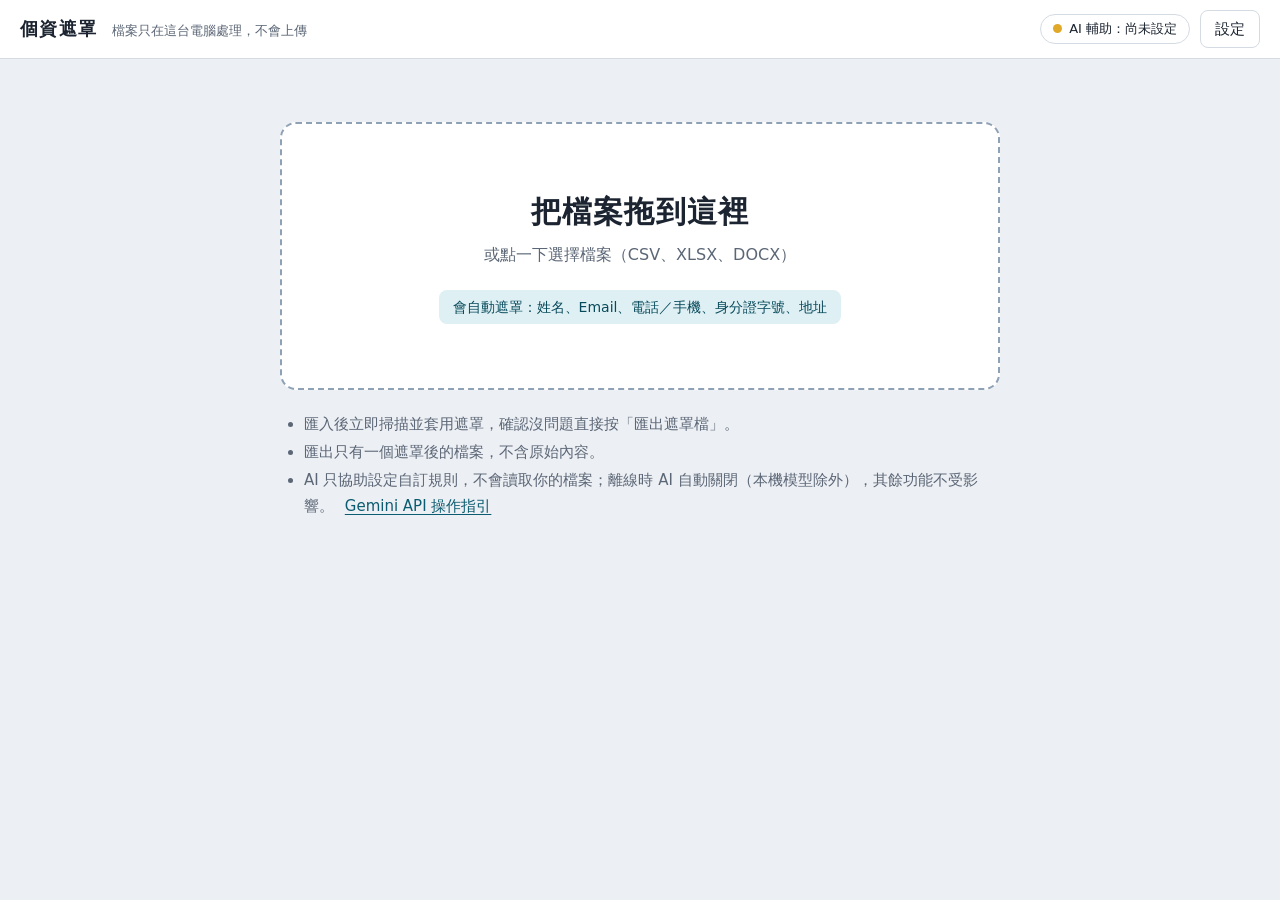
<file: downloads/pii-masking-tool-v1.1.html>
<!DOCTYPE html>
<html lang="zh-Hant-TW">
<head>
<meta charset="utf-8">
<meta name="viewport" content="width=device-width, initial-scale=1">
<meta http-equiv="Content-Security-Policy" content="default-src 'none'; script-src 'unsafe-inline'; style-src 'unsafe-inline'; img-src data: blob:; worker-src blob:; connect-src https: http://localhost:* http://127.0.0.1:*; base-uri 'none'; form-action 'none'">
<title>個資遮罩工具</title>
<style>
:root{
  --bg:#eceff3; --panel:#ffffff; --ink:#1b2430; --sub:#5b6676; --line:#d5dbe3; --line2:#e6eaef;
  --pri:#0b5c70; --pri-d:#084a5b; --pri-t:#dff0f4;
  --mask:#232b37; --mask-t:#f3f5f8;
  --hl:#ffe27a; --warn:#fff4d6; --warn-b:#e5b93d; --err:#fde8e6; --err-b:#d4574c; --ok:#e3f4e8; --ok-b:#4a9d63; --info:#e8eef6; --info-b:#8aa3c4;
  --font:"Noto Sans TC","PingFang TC","Microsoft JhengHei","Heiti TC",system-ui,-apple-system,"Segoe UI",sans-serif;
}
*{box-sizing:border-box}
html,body{margin:0;background:var(--bg);color:var(--ink);font:15px/1.6 var(--font)}
body.dragging::after{content:"放開滑鼠即可匯入";position:fixed;inset:0;z-index:50;display:grid;place-items:center;background:rgba(11,92,112,.88);color:#fff;font-size:28px;font-weight:700;letter-spacing:.05em}
.sr{position:absolute;width:1px;height:1px;overflow:hidden;clip:rect(0 0 0 0);white-space:nowrap}
button{font:inherit;color:inherit;cursor:pointer}
button:focus-visible,input:focus-visible,select:focus-visible,textarea:focus-visible,[tabindex]:focus-visible,summary:focus-visible{outline:3px solid #4aa3ba;outline-offset:2px}
button:disabled{cursor:not-allowed;opacity:.5}

.top{display:flex;justify-content:space-between;align-items:center;gap:12px;padding:10px 20px;background:var(--panel);border-bottom:1px solid var(--line);position:sticky;top:0;z-index:20}
.brand{display:flex;align-items:baseline;gap:14px;min-width:0}
.brand strong{font-size:18px;letter-spacing:.08em}
.brand span{color:var(--sub);font-size:13px}
.top-r{display:flex;gap:10px;align-items:center}
.ghost{background:var(--panel);border:1px solid var(--line);border-radius:8px;padding:6px 14px}
.ghost:hover{background:#f4f6f9}
.ghost.small,.primary.small{padding:4px 12px}
.primary{background:var(--pri);color:#fff;border:0;border-radius:8px;padding:9px 20px;font-weight:700;letter-spacing:.03em}
.primary:hover:not(:disabled){background:var(--pri-d)}
.plain{background:none;border:0;color:var(--pri);padding:2px 6px;text-decoration:underline;text-underline-offset:3px}
.plain.danger{color:#a8372d}
.aichip{display:inline-flex;align-items:center;gap:7px;border:1px solid var(--line);border-radius:999px;background:var(--panel);padding:4px 12px;font-size:13px}
.aichip .dot{width:9px;height:9px;border-radius:50%;background:#9aa5b4;display:inline-block}
.aichip.ready .dot{background:#2f9e5b}
.aichip.error .dot{background:#d4574c}
.aichip.offline{color:var(--sub);background:#f0f2f5}
.aichip.unconfigured .dot{background:#e0a92a}

main{max-width:1500px;margin:0 auto;padding:18px 20px 40px}
.stage-empty{max-width:760px;padding-top:7vh}
.drop{border:2px dashed #8fa1b5;border-radius:16px;background:var(--panel);padding:64px 28px;text-align:center;cursor:pointer;transition:border-color .15s,background .15s}
.drop:hover,.drop:focus-visible{border-color:var(--pri);background:#f7fbfc}
.drop-title{font-size:30px;font-weight:700;letter-spacing:.04em}
.drop-sub{margin-top:6px;color:var(--sub);font-size:16px}
.drop-default{margin-top:22px;display:inline-block;padding:6px 14px;background:var(--pri-t);border-radius:8px;color:var(--pri-d);font-size:14px}
.assure{margin:22px 4px 0;padding-left:20px;color:var(--sub)}
.assure li{margin:4px 0}

.banner{display:flex;justify-content:space-between;gap:16px;align-items:flex-start;max-width:1500px;margin:12px auto 0;padding:10px 16px;border-radius:10px;border:1px solid;font-size:14px}
.banner.error{background:var(--err);border-color:var(--err-b)}
.banner.warn{background:var(--warn);border-color:var(--warn-b)}
.banner.ok{background:var(--ok);border-color:var(--ok-b)}
.banner.info{background:var(--info);border-color:var(--info-b)}
.top + .banner{margin-left:20px;margin-right:20px}
.stage > .banner{margin:0 0 12px}
.risk-h{font-weight:700;margin-bottom:2px}
.cleaned{margin-top:4px;color:var(--sub)}
.busy{display:flex;gap:14px;align-items:center;justify-content:center;padding:90px 0;font-size:17px;color:var(--sub)}
.spin{width:22px;height:22px;border-radius:50%;border:3px solid var(--line);border-top-color:var(--pri);animation:sp 0.8s linear infinite}
@keyframes sp{to{transform:rotate(360deg)}}
@media (prefers-reduced-motion:reduce){.spin{animation:none}}

.bar{position:sticky;top:53px;z-index:15;display:flex;gap:18px;align-items:center;justify-content:space-between;flex-wrap:wrap;background:var(--panel);border:1px solid var(--line);border-radius:12px;padding:10px 16px;margin-bottom:12px;box-shadow:0 6px 14px -10px rgba(20,30,45,.35)}
.bar-file{display:flex;flex-direction:column;min-width:0;max-width:34%}
.bar-file strong{overflow:hidden;text-overflow:ellipsis;white-space:nowrap}
.bar-sum{flex:1;min-width:200px}
.bar-sum .big{font-size:20px;font-weight:700;margin-right:12px}
.bar-act{display:flex;gap:10px;align-items:center}
.sub{color:var(--sub);font-size:13px}
.bar-sum .sub{margin-right:10px}
.enc{font-size:12px;color:var(--sub)}
.enc select{font-size:12px;padding:1px 4px}

.controls{background:var(--panel);border:1px solid var(--line);border-radius:12px;padding:6px 16px;margin-bottom:12px}
.ctl{display:flex;gap:14px;align-items:flex-start;padding:7px 0;border-bottom:1px solid var(--line2)}
.ctl:last-child{border-bottom:0}
.lab{flex:0 0 74px;color:var(--sub);font-size:13px;padding-top:4px}
.ctl .lab{padding-top:5px}
.chips{display:flex;flex-wrap:wrap;gap:7px;align-items:center;flex:1}
.chip{display:inline-flex;align-items:center;gap:6px;border:1px solid var(--line);background:#f4f6f9;color:var(--sub);border-radius:999px;padding:3px 13px;font-size:14px}
.chip.on{background:var(--pri-t);border-color:#8cc3cf;color:var(--pri-d);font-weight:600}
.chip em{font-style:normal;background:var(--pri);color:#fff;border-radius:999px;padding:0 7px;font-size:12px;line-height:18px}
.chip.add{border-style:dashed;background:var(--panel);color:var(--pri)}
.chip.rule,.chip.col,.chip.tab{padding:0;gap:0;overflow:hidden}
.chip-main,.chip-x{background:none;border:0;padding:3px 12px;color:inherit;font:inherit}
.chip-x{padding:3px 10px 3px 6px;color:var(--sub);font-size:13px;border-left:1px solid rgba(0,0,0,.08)}
.chip-x:hover,.chip-main:hover{background:rgba(0,0,0,.05)}
.chip.col{background:var(--pri-t);border-color:#8cc3cf;color:var(--pri-d)}
.chip.col.masked{background:var(--mask);border-color:var(--mask);color:var(--mask-t)}
.chip.col.masked .chip-x{color:#fff;border-left-color:rgba(255,255,255,.3)}
.chip.col.off,.chip.tab.off{background:#f0f2f5;color:#8b95a3;text-decoration:line-through}
.chip.tab{background:#f4f6f9}
.chip.tab.cur{background:var(--pri);color:#fff;border-color:var(--pri)}
.chip.tab.cur .chip-x{color:#fff}
.more{display:inline-block}
.more summary{cursor:pointer;color:var(--pri);padding:3px 6px;font-size:14px}
.chips.pop{margin-top:8px}

.work{display:grid;grid-template-columns:minmax(0,1fr) 340px;gap:14px;align-items:start}
.tablecol{background:var(--panel);border:1px solid var(--line);border-radius:12px;overflow:hidden;min-width:0}
.tools{display:flex;gap:16px;align-items:center;flex-wrap:wrap;padding:8px 14px;border-bottom:1px solid var(--line2);font-size:13px}
.chk{display:inline-flex;gap:6px;align-items:center;cursor:pointer}
.chk.inline{margin-left:8px;font-size:13px;color:var(--sub)}
.legend{margin-left:auto;color:var(--sub);font-size:12px}
.lg{font-style:normal;padding:0 4px;border-radius:3px}
.lg.m{background:var(--mask);color:var(--mask)}
.lg.i{background:var(--hl);color:var(--ink)}
.tablewrap{max-height:62vh;overflow:auto}
table{border-collapse:collapse;width:100%;font-size:14px}
th{position:sticky;top:0;background:#f4f6f9;text-align:left;font-weight:600;padding:7px 12px;border-bottom:1px solid var(--line);white-space:nowrap;z-index:1}
td{padding:6px 12px;border-bottom:1px solid var(--line2);vertical-align:top;max-width:340px;overflow-wrap:anywhere}
table.doc td.cell{max-width:none;white-space:pre-wrap}
td.rn,th.rn{color:#8b95a3;font-size:12px;width:1%;white-space:nowrap}
td.cell{cursor:pointer}
td.cell:hover{background:#f7fafb}
td.cell.sel{outline:2px solid var(--pri);outline-offset:-2px;background:#f2fafc}
.hit{display:inline;background:var(--mask);color:var(--mask-t);border-radius:3px;padding:1px 3px;margin:0 1px;cursor:pointer;font-family:ui-monospace,"Cascadia Mono","Noto Sans Mono CJK TC",Consolas,monospace;font-size:.93em}
.hit.low{background:#4a5666;box-shadow:inset 0 -2px 0 #e5b93d}
.hit.ign{background:var(--hl);color:var(--ink);font-family:inherit;font-size:1em;box-shadow:none}
.hit:hover{filter:brightness(1.25)}
.empty{padding:34px 26px;color:var(--sub);max-width:620px}
.more-btn{display:block;margin:12px auto;background:var(--panel);border:1px solid var(--line);border-radius:8px;padding:6px 18px}

.detail{background:var(--panel);border:1px solid var(--line);border-radius:12px;padding:14px 16px;position:sticky;top:132px;max-height:76vh;overflow:auto}
.detail h3{margin:0 0 8px;font-size:15px}
.detail .lab{flex:none;padding:8px 0 3px}
.hint{color:var(--sub);margin:0}
.orig,.after{border:1px solid var(--line);border-radius:8px;padding:8px 10px;background:#fafbfc;white-space:pre-wrap;overflow-wrap:anywhere;font-size:14px;user-select:text;max-height:200px;overflow:auto}
.orig u{text-decoration:none;background:#cfe7ee;border-radius:2px}
.orig u.ign{background:var(--hl)}
.after{background:#f4f5f7;font-family:ui-monospace,"Cascadia Mono",Consolas,monospace;font-size:13px}
.pickrow{display:flex;gap:10px;align-items:center;margin:8px 0 0;flex-wrap:wrap}
.hitlist{list-style:none;margin:0;padding:0;font-size:13px}
.hitlist li{display:flex;justify-content:space-between;gap:8px;align-items:center;padding:3px 0;border-bottom:1px dotted var(--line)}
.hitlist .ign{color:var(--sub);text-decoration:line-through}
.fine{max-width:1500px;margin:14px auto 0;color:var(--sub);font-size:12.5px}

.overlay{position:fixed;inset:0;background:rgba(20,28,40,.5);z-index:60;display:flex;align-items:flex-start;justify-content:center;padding:4vh 16px;overflow:auto}
.modal{background:var(--panel);border-radius:14px;width:min(560px,100%);box-shadow:0 24px 60px -20px rgba(0,0,0,.5)}
.modal.wide{width:min(860px,100%)}
.modal-h{display:flex;justify-content:space-between;align-items:center;padding:12px 20px;border-bottom:1px solid var(--line)}
.modal-h h2{margin:0;font-size:18px}
.modal-b{padding:6px 20px 20px;max-height:80vh;overflow:auto}
.sect{padding:12px 0;border-bottom:1px solid var(--line2)}
.sect:last-child{border-bottom:0}
.sect h3,.aibox h3{margin:4px 0 8px;font-size:15px}
.row{display:flex;gap:10px;align-items:center;flex-wrap:wrap;padding:4px 0}
.row.end{justify-content:flex-end;padding-top:14px}
.grow{flex:1;min-width:130px}
.row .ex{flex-basis:100%;color:var(--sub);font-size:12.5px;padding-left:24px;font-family:ui-monospace,Consolas,monospace}
.grid{display:grid;grid-template-columns:96px 1fr;gap:8px 12px;align-items:center}
.grid > label{color:var(--sub);font-size:13px;align-self:start;padding-top:6px}
.grid2{display:grid;grid-template-columns:1fr 1fr;gap:12px}
input[type=text],input[type=url],input[type=password],input[type=number],select,textarea{font:inherit;border:1px solid #b9c3cf;border-radius:7px;padding:5px 9px;background:#fff;color:var(--ink)}
.wide{width:100%}
.num{width:60px}
.txt{width:130px}
.mono{font-family:ui-monospace,"Cascadia Mono",Consolas,monospace;font-size:13px}
textarea{resize:vertical}
.aibox{background:#f2f8fa;border:1px solid #bddbe3;border-radius:10px;padding:12px 14px;margin-top:10px}
.aiexp{margin-top:8px;padding:8px 10px;background:#fff;border-radius:8px;font-size:13.5px}
.aiexp:empty{display:none}
.refine{display:flex;gap:8px;margin-top:8px}
.refine:empty{display:none}
.warnline{color:#7a5a00}
.errline{color:#a8372d;font-size:13.5px;margin-top:6px}
.errline:empty{display:none}
.ruleform{margin-top:14px}
.testarea{margin-top:14px}
.tests{margin-top:8px;font-size:13.5px}
.tr{padding:2px 0;font-family:ui-monospace,"Noto Sans Mono CJK TC",Consolas,monospace;font-size:13px}
.tr.good{color:#1f6b3a}
.tr.bad{color:#a8372d;font-weight:600}

@media (max-width:1000px){
  .work{grid-template-columns:1fr}
  .detail{position:static;max-height:none}
  .bar{position:static}
  .bar-file{max-width:100%}
  .lab{flex-basis:60px}
}
@media (max-width:640px){
  .brand span{display:none}
  .grid{grid-template-columns:1fr}
  .grid2{grid-template-columns:1fr}
  main{padding:12px}
}
@media print{.top,.bar-act{display:none}}

.modelrow{display:flex;gap:8px;align-items:center}
.modelrow input{flex:1}

.gsteps{list-style:none;counter-reset:g;margin:12px 0;padding:0}
.gstep{counter-increment:g;display:grid;grid-template-columns:34px 1fr;gap:4px 10px;padding:10px 0;border-bottom:1px solid var(--line2)}
.gstep::before{content:counter(g);grid-row:1/3;width:28px;height:28px;border-radius:50%;background:var(--pri);color:#fff;display:grid;place-items:center;font-weight:700;font-size:14px}
.gtitle{font-weight:700}
.gbody{color:#38424f;font-size:14px}
.gnotes{margin:6px 0 0;padding-left:20px;font-size:14px;color:#38424f}
.gnotes li{margin:5px 0}
.guide h3{margin:16px 0 4px;font-size:15px}
.guide a{color:var(--pri)}

[hidden]{display:none!important}
button:disabled,input:disabled,select:disabled{opacity:.6}
input:disabled,select:disabled{background:#eef1f4;color:#5b6676;cursor:not-allowed}
.hint{margin:6px 0 4px}
.aistat{margin-top:10px;border:1px solid var(--line);border-left-width:5px;border-radius:8px;padding:8px 12px;background:#f7f8fa}
.aistat .st-h{font-weight:700;font-size:14px}
.aistat .st-d{margin-top:2px;font-size:13.5px;color:#38424f;overflow-wrap:anywhere}
.aistat .st-d.err{color:#a8372d}
.aistat .st-d.ok{color:#1f6b3a}
.aistat.ok{border-left-color:#2f9e5b;background:#eef8f1}
.aistat.warn{border-left-color:#e0a92a;background:#fff9e8}
.aistat.err{border-left-color:#d4574c;background:#fdf0ee}
.aistat.off{border-left-color:#9aa5b4}
.aibox.hintonly{background:#f4f6f9;border-color:var(--line);color:var(--sub);font-size:13.5px;padding:8px 14px}
.aibox.hintonly .errline{margin-top:4px}
.chip.add.ai{border-style:solid;border-color:#8cc3cf;background:var(--pri-t);color:var(--pri-d)}
.chip.add.ai b{background:var(--pri);color:#fff;border-radius:4px;padding:0 5px;font-size:11px;line-height:17px;margin-right:2px}

</style>
</head>
<body>
<div id="app"></div>
<noscript>此工具需要啟用 JavaScript。</noscript>
<script>
/*!

JSZip v3.10.2 - A JavaScript class for generating and reading zip files
<http://stuartk.com/jszip>

(c) 2009-2016 Stuart Knightley <stuart [at] stuartk.com>
Dual licenced under the MIT license or GPLv3. See https://raw.github.com/Stuk/jszip/main/LICENSE.markdown.

JSZip uses the library pako released under the MIT license :
https://github.com/nodeca/pako/blob/main/LICENSE
*/

!function(e){if("object"==typeof exports&&"undefined"!=typeof module)module.exports=e();else if("function"==typeof define&&define.amd)define([],e);else{("undefined"!=typeof window?window:"undefined"!=typeof global?global:"undefined"!=typeof self?self:this).JSZip=e()}}(function(){return function s(a,o,h){function u(r,e){if(!o[r]){if(!a[r]){var t="function"==typeof require&&require;if(!e&&t)return t(r,!0);if(l)return l(r,!0);var n=new Error("Cannot find module '"+r+"'");throw n.code="MODULE_NOT_FOUND",n}var i=o[r]={exports:{}};a[r][0].call(i.exports,function(e){var t=a[r][1][e];return u(t||e)},i,i.exports,s,a,o,h)}return o[r].exports}for(var l="function"==typeof require&&require,e=0;e<h.length;e++)u(h[e]);return u}({1:[function(e,t,r){"use strict";var d=e("./utils"),c=e("./support"),p="ABCDEFGHIJKLMNOPQRSTUVWXYZabcdefghijklmnopqrstuvwxyz0123456789+/=";r.encode=function(e){for(var t,r,n,i,s,a,o,h=[],u=0,l=e.length,f=l,c="string"!==d.getTypeOf(e);u<e.length;)f=l-u,n=c?(t=e[u++],r=u<l?e[u++]:0,u<l?e[u++]:0):(t=e.charCodeAt(u++),r=u<l?e.charCodeAt(u++):0,u<l?e.charCodeAt(u++):0),i=t>>2,s=(3&t)<<4|r>>4,a=1<f?(15&r)<<2|n>>6:64,o=2<f?63&n:64,h.push(p.charAt(i)+p.charAt(s)+p.charAt(a)+p.charAt(o));return h.join("")},r.decode=function(e){var t,r,n,i,s,a,o=0,h=0,u="data:";if(e.substr(0,u.length)===u)throw new Error("Invalid base64 input, it looks like a data url.");var l,f=3*(e=e.replace(/[^A-Za-z0-9+/=]/g,"")).length/4;if(e.charAt(e.length-1)===p.charAt(64)&&f--,e.charAt(e.length-2)===p.charAt(64)&&f--,f%1!=0)throw new Error("Invalid base64 input, bad content length.");for(l=c.uint8array?new Uint8Array(0|f):new Array(0|f);o<e.length;)t=p.indexOf(e.charAt(o++))<<2|(i=p.indexOf(e.charAt(o++)))>>4,r=(15&i)<<4|(s=p.indexOf(e.charAt(o++)))>>2,n=(3&s)<<6|(a=p.indexOf(e.charAt(o++))),l[h++]=t,64!==s&&(l[h++]=r),64!==a&&(l[h++]=n);return l}},{"./support":30,"./utils":32}],2:[function(e,t,r){"use strict";var n=e("./external"),i=e("./stream/DataWorker"),s=e("./stream/Crc32Probe"),a=e("./stream/DataLengthProbe");function o(e,t,r,n,i){this.compressedSize=e,this.uncompressedSize=t,this.crc32=r,this.compression=n,this.compressedContent=i}o.prototype={getContentWorker:function(){var e=new i(n.Promise.resolve(this.compressedContent)).pipe(this.compression.uncompressWorker()).pipe(new a("data_length")),t=this;return e.on("end",function(){if(this.streamInfo.data_length!==t.uncompressedSize)throw new Error("Bug : uncompressed data size mismatch")}),e},getCompressedWorker:function(){return new i(n.Promise.resolve(this.compressedContent)).withStreamInfo("compressedSize",this.compressedSize).withStreamInfo("uncompressedSize",this.uncompressedSize).withStreamInfo("crc32",this.crc32).withStreamInfo("compression",this.compression)}},o.createWorkerFrom=function(e,t,r){return e.pipe(new s).pipe(new a("uncompressedSize")).pipe(t.compressWorker(r)).pipe(new a("compressedSize")).withStreamInfo("compression",t)},t.exports=o},{"./external":6,"./stream/Crc32Probe":25,"./stream/DataLengthProbe":26,"./stream/DataWorker":27}],3:[function(e,t,r){"use strict";var n=e("./stream/GenericWorker");r.STORE={magic:"\0\0",compressWorker:function(){return new n("STORE compression")},uncompressWorker:function(){return new n("STORE decompression")}},r.DEFLATE=e("./flate")},{"./flate":7,"./stream/GenericWorker":28}],4:[function(e,t,r){"use strict";var n=e("./utils");var o=function(){for(var e,t=[],r=0;r<256;r++){e=r;for(var n=0;n<8;n++)e=1&e?3988292384^e>>>1:e>>>1;t[r]=e}return t}();t.exports=function(e,t){return void 0!==e&&e.length?"string"!==n.getTypeOf(e)?function(e,t,r,n){var i=o,s=n+r;e^=-1;for(var a=n;a<s;a++)e=e>>>8^i[255&(e^t[a])];return-1^e}(0|t,e,e.length,0):function(e,t,r,n){var i=o,s=n+r;e^=-1;for(var a=n;a<s;a++)e=e>>>8^i[255&(e^t.charCodeAt(a))];return-1^e}(0|t,e,e.length,0):0}},{"./utils":32}],5:[function(e,t,r){"use strict";r.base64=!1,r.binary=!1,r.dir=!1,r.createFolders=!0,r.date=null,r.compression=null,r.compressionOptions=null,r.comment=null,r.unixPermissions=null,r.dosPermissions=null},{}],6:[function(e,t,r){"use strict";var n=null;n="undefined"!=typeof Promise?Promise:e("lie"),t.exports={Promise:n}},{lie:37}],7:[function(e,t,r){"use strict";var n="undefined"!=typeof Uint8Array&&"undefined"!=typeof Uint16Array&&"undefined"!=typeof Uint32Array,i=e("pako"),s=e("./utils"),a=e("./stream/GenericWorker"),o=n?"uint8array":"array";function h(e,t){a.call(this,"FlateWorker/"+e),this._pako=null,this._pakoAction=e,this._pakoOptions=t,this.meta={}}r.magic="\b\0",s.inherits(h,a),h.prototype.processChunk=function(e){this.meta=e.meta,null===this._pako&&this._createPako(),this._pako.push(s.transformTo(o,e.data),!1)},h.prototype.flush=function(){a.prototype.flush.call(this),null===this._pako&&this._createPako(),this._pako.push([],!0)},h.prototype.cleanUp=function(){a.prototype.cleanUp.call(this),this._pako=null},h.prototype._createPako=function(){this._pako=new i[this._pakoAction]({raw:!0,level:this._pakoOptions.level||-1});var t=this;this._pako.onData=function(e){t.push({data:e,meta:t.meta})}},r.compressWorker=function(e){return new h("Deflate",e)},r.uncompressWorker=function(){return new h("Inflate",{})}},{"./stream/GenericWorker":28,"./utils":32,pako:38}],8:[function(e,t,r){"use strict";function A(e,t){var r,n="";for(r=0;r<t;r++)n+=String.fromCharCode(255&e),e>>>=8;return n}function n(e,t,r,n,i,s){var a,o,h=e.file,u=e.compression,l=s!==O.utf8encode,f=I.transformTo("string",s(h.name)),c=I.transformTo("string",O.utf8encode(h.name)),d=h.comment,p=I.transformTo("string",s(d)),m=I.transformTo("string",O.utf8encode(d)),_=c.length!==h.name.length,g=m.length!==d.length,b="",v="",y="",w=h.dir,k=h.date,x={crc32:0,compressedSize:0,uncompressedSize:0};t&&!r||(x.crc32=e.crc32,x.compressedSize=e.compressedSize,x.uncompressedSize=e.uncompressedSize);var S=0;t&&(S|=8),l||!_&&!g||(S|=2048);var z=0,C=0;w&&(z|=16),"UNIX"===i?(C=798,z|=function(e,t){var r=e;return e||(r=t?16893:33204),(65535&r)<<16}(h.unixPermissions,w)):(C=20,z|=function(e){return 63&(e||0)}(h.dosPermissions)),a=k.getUTCHours(),a<<=6,a|=k.getUTCMinutes(),a<<=5,a|=k.getUTCSeconds()/2,o=k.getUTCFullYear()-1980,o<<=4,o|=k.getUTCMonth()+1,o<<=5,o|=k.getUTCDate(),_&&(v=A(1,1)+A(B(f),4)+c,b+="up"+A(v.length,2)+v),g&&(y=A(1,1)+A(B(p),4)+m,b+="uc"+A(y.length,2)+y);var E="";return E+="\n\0",E+=A(S,2),E+=u.magic,E+=A(a,2),E+=A(o,2),E+=A(x.crc32,4),E+=A(x.compressedSize,4),E+=A(x.uncompressedSize,4),E+=A(f.length,2),E+=A(b.length,2),{fileRecord:R.LOCAL_FILE_HEADER+E+f+b,dirRecord:R.CENTRAL_FILE_HEADER+A(C,2)+E+A(p.length,2)+"\0\0\0\0"+A(z,4)+A(n,4)+f+b+p}}var I=e("../utils"),i=e("../stream/GenericWorker"),O=e("../utf8"),B=e("../crc32"),R=e("../signature");function s(e,t,r,n){i.call(this,"ZipFileWorker"),this.bytesWritten=0,this.zipComment=t,this.zipPlatform=r,this.encodeFileName=n,this.streamFiles=e,this.accumulate=!1,this.contentBuffer=[],this.dirRecords=[],this.currentSourceOffset=0,this.entriesCount=0,this.currentFile=null,this._sources=[]}I.inherits(s,i),s.prototype.push=function(e){var t=e.meta.percent||0,r=this.entriesCount,n=this._sources.length;this.accumulate?this.contentBuffer.push(e):(this.bytesWritten+=e.data.length,i.prototype.push.call(this,{data:e.data,meta:{currentFile:this.currentFile,percent:r?(t+100*(r-n-1))/r:100}}))},s.prototype.openedSource=function(e){this.currentSourceOffset=this.bytesWritten,this.currentFile=e.file.name;var t=this.streamFiles&&!e.file.dir;if(t){var r=n(e,t,!1,this.currentSourceOffset,this.zipPlatform,this.encodeFileName);this.push({data:r.fileRecord,meta:{percent:0}})}else this.accumulate=!0},s.prototype.closedSource=function(e){this.accumulate=!1;var t=this.streamFiles&&!e.file.dir,r=n(e,t,!0,this.currentSourceOffset,this.zipPlatform,this.encodeFileName);if(this.dirRecords.push(r.dirRecord),t)this.push({data:function(e){return R.DATA_DESCRIPTOR+A(e.crc32,4)+A(e.compressedSize,4)+A(e.uncompressedSize,4)}(e),meta:{percent:100}});else for(this.push({data:r.fileRecord,meta:{percent:0}});this.contentBuffer.length;)this.push(this.contentBuffer.shift());this.currentFile=null},s.prototype.flush=function(){for(var e=this.bytesWritten,t=0;t<this.dirRecords.length;t++)this.push({data:this.dirRecords[t],meta:{percent:100}});var r=this.bytesWritten-e,n=function(e,t,r,n,i){var s=I.transformTo("string",i(n));return R.CENTRAL_DIRECTORY_END+"\0\0\0\0"+A(e,2)+A(e,2)+A(t,4)+A(r,4)+A(s.length,2)+s}(this.dirRecords.length,r,e,this.zipComment,this.encodeFileName);this.push({data:n,meta:{percent:100}})},s.prototype.prepareNextSource=function(){this.previous=this._sources.shift(),this.openedSource(this.previous.streamInfo),this.isPaused?this.previous.pause():this.previous.resume()},s.prototype.registerPrevious=function(e){this._sources.push(e);var t=this;return e.on("data",function(e){t.processChunk(e)}),e.on("end",function(){t.closedSource(t.previous.streamInfo),t._sources.length?t.prepareNextSource():t.end()}),e.on("error",function(e){t.error(e)}),this},s.prototype.resume=function(){return!!i.prototype.resume.call(this)&&(!this.previous&&this._sources.length?(this.prepareNextSource(),!0):this.previous||this._sources.length||this.generatedError?void 0:(this.end(),!0))},s.prototype.error=function(e){var t=this._sources;if(!i.prototype.error.call(this,e))return!1;for(var r=0;r<t.length;r++)try{t[r].error(e)}catch(e){}return!0},s.prototype.lock=function(){i.prototype.lock.call(this);for(var e=this._sources,t=0;t<e.length;t++)e[t].lock()},t.exports=s},{"../crc32":4,"../signature":23,"../stream/GenericWorker":28,"../utf8":31,"../utils":32}],9:[function(e,t,r){"use strict";var u=e("../compressions"),n=e("./ZipFileWorker");r.generateWorker=function(e,a,t){var o=new n(a.streamFiles,t,a.platform,a.encodeFileName),h=0;try{e.forEach(function(e,t){h++;var r=function(e,t){var r=e||t,n=u[r];if(!n)throw new Error(r+" is not a valid compression method !");return n}(t.options.compression,a.compression),n=t.options.compressionOptions||a.compressionOptions||{},i=t.dir,s=t.date;t._compressWorker(r,n).withStreamInfo("file",{name:e,dir:i,date:s,comment:t.comment||"",unixPermissions:t.unixPermissions,dosPermissions:t.dosPermissions}).pipe(o)}),o.entriesCount=h}catch(e){o.error(e)}return o}},{"../compressions":3,"./ZipFileWorker":8}],10:[function(e,t,r){"use strict";function n(){if(!(this instanceof n))return new n;if(arguments.length)throw new Error("The constructor with parameters has been removed in JSZip 3.0, please check the upgrade guide.");this.files=Object.create(null),this.comment=null,this.root="",this.clone=function(){var e=new n;for(var t in this)"function"!=typeof this[t]&&(e[t]=this[t]);return e}}(n.prototype=e("./object")).loadAsync=e("./load"),n.support=e("./support"),n.defaults=e("./defaults"),n.version="3.10.2",n.loadAsync=function(e,t){return(new n).loadAsync(e,t)},n.external=e("./external"),t.exports=n},{"./defaults":5,"./external":6,"./load":11,"./object":15,"./support":30}],11:[function(e,t,r){"use strict";var u=e("./utils"),i=e("./external"),n=e("./utf8"),s=e("./zipEntries"),a=e("./stream/Crc32Probe"),l=e("./nodejsUtils");function f(n){return new i.Promise(function(e,t){var r=n.decompressed.getContentWorker().pipe(new a);r.on("error",function(e){t(e)}).on("end",function(){r.streamInfo.crc32!==n.decompressed.crc32?t(new Error("Corrupted zip : CRC32 mismatch")):e()}).resume()})}t.exports=function(e,o){var h=this;return o=u.extend(o||{},{base64:!1,checkCRC32:!1,optimizedBinaryString:!1,createFolders:!1,decodeFileName:n.utf8decode}),l.isNode&&l.isStream(e)?i.Promise.reject(new Error("JSZip can't accept a stream when loading a zip file.")):u.prepareContent("the loaded zip file",e,!0,o.optimizedBinaryString,o.base64).then(function(e){var t=new s(o);return t.load(e),t}).then(function(e){var t=[i.Promise.resolve(e)],r=e.files;if(o.checkCRC32)for(var n=0;n<r.length;n++)t.push(f(r[n]));return i.Promise.all(t)}).then(function(e){for(var t=e.shift(),r=t.files,n=0;n<r.length;n++){var i=r[n],s=i.fileNameStr,a=u.resolve(i.fileNameStr);h.file(a,i.decompressed,{binary:!0,optimizedBinaryString:!0,date:i.date,dir:i.dir,comment:i.fileCommentStr.length?i.fileCommentStr:null,unixPermissions:i.unixPermissions,dosPermissions:i.dosPermissions,createFolders:o.createFolders}),i.dir||(h.file(a).unsafeOriginalName=s)}return t.zipComment.length&&(h.comment=t.zipComment),h})}},{"./external":6,"./nodejsUtils":14,"./stream/Crc32Probe":25,"./utf8":31,"./utils":32,"./zipEntries":33}],12:[function(e,t,r){"use strict";var n=e("../utils"),i=e("../stream/GenericWorker");function s(e,t){i.call(this,"Nodejs stream input adapter for "+e),this._upstreamEnded=!1,this._bindStream(t)}n.inherits(s,i),s.prototype._bindStream=function(e){var t=this;(this._stream=e).pause(),e.on("data",function(e){t.push({data:e,meta:{percent:0}})}).on("error",function(e){t.isPaused?this.generatedError=e:t.error(e)}).on("end",function(){t.isPaused?t._upstreamEnded=!0:t.end()})},s.prototype.pause=function(){return!!i.prototype.pause.call(this)&&(this._stream.pause(),!0)},s.prototype.resume=function(){return!!i.prototype.resume.call(this)&&(this._upstreamEnded?this.end():this._stream.resume(),!0)},t.exports=s},{"../stream/GenericWorker":28,"../utils":32}],13:[function(e,t,r){"use strict";var i=e("readable-stream").Readable;function n(e,t,r){i.call(this,t),this._helper=e;var n=this;e.on("data",function(e,t){n.push(e)||n._helper.pause(),r&&r(t)}).on("error",function(e){n.emit("error",e)}).on("end",function(){n.push(null)})}e("../utils").inherits(n,i),n.prototype._read=function(){this._helper.resume()},t.exports=n},{"../utils":32,"readable-stream":16}],14:[function(e,t,r){"use strict";t.exports={isNode:"undefined"!=typeof Buffer,newBufferFrom:function(e,t){if(Buffer.from&&Buffer.from!==Uint8Array.from)return Buffer.from(e,t);if("number"==typeof e)throw new Error('The "data" argument must not be a number');return new Buffer(e,t)},allocBuffer:function(e){if(Buffer.alloc)return Buffer.alloc(e);var t=new Buffer(e);return t.fill(0),t},isBuffer:function(e){return Buffer.isBuffer(e)},isStream:function(e){return e&&"function"==typeof e.on&&"function"==typeof e.pause&&"function"==typeof e.resume}}},{}],15:[function(e,t,r){"use strict";function s(e,t,r){var n,i=u.getTypeOf(t),s=u.extend(r||{},f);s.date=s.date||new Date,null!==s.compression&&(s.compression=s.compression.toUpperCase()),"string"==typeof s.unixPermissions&&(s.unixPermissions=parseInt(s.unixPermissions,8)),s.unixPermissions&&16384&s.unixPermissions&&(s.dir=!0),s.dosPermissions&&16&s.dosPermissions&&(s.dir=!0),s.dir&&(e=g(e)),s.createFolders&&(n=_(e))&&b.call(this,n,!0);var a="string"===i&&!1===s.binary&&!1===s.base64;r&&void 0!==r.binary||(s.binary=!a),(t instanceof c&&0===t.uncompressedSize||s.dir||!t||0===t.length)&&(s.base64=!1,s.binary=!0,t="",s.compression="STORE",i="string");var o=null;o=t instanceof c||t instanceof l?t:p.isNode&&p.isStream(t)?new m(e,t):u.prepareContent(e,t,s.binary,s.optimizedBinaryString,s.base64);var h=new d(e,o,s);this.files[e]=h}var i=e("./utf8"),u=e("./utils"),l=e("./stream/GenericWorker"),a=e("./stream/StreamHelper"),f=e("./defaults"),c=e("./compressedObject"),d=e("./zipObject"),o=e("./generate"),p=e("./nodejsUtils"),m=e("./nodejs/NodejsStreamInputAdapter"),_=function(e){"/"===e.slice(-1)&&(e=e.substring(0,e.length-1));var t=e.lastIndexOf("/");return 0<t?e.substring(0,t):""},g=function(e){return"/"!==e.slice(-1)&&(e+="/"),e},b=function(e,t){return t=void 0!==t?t:f.createFolders,e=g(e),this.files[e]||s.call(this,e,null,{dir:!0,createFolders:t}),this.files[e]};function h(e){return"[object RegExp]"===Object.prototype.toString.call(e)}var n={load:function(){throw new Error("This method has been removed in JSZip 3.0, please check the upgrade guide.")},forEach:function(e){var t,r,n;for(t in this.files)n=this.files[t],(r=t.slice(this.root.length,t.length))&&t.slice(0,this.root.length)===this.root&&e(r,n)},filter:function(r){var n=[];return this.forEach(function(e,t){r(e,t)&&n.push(t)}),n},file:function(e,t,r){if(1!==arguments.length)return e=this.root+e,s.call(this,e,t,r),this;if(h(e)){var n=e;return this.filter(function(e,t){return!t.dir&&n.test(e)})}var i=this.files[this.root+e];return i&&!i.dir?i:null},folder:function(r){if(!r)return this;if(h(r))return this.filter(function(e,t){return t.dir&&r.test(e)});var e=this.root+r,t=b.call(this,e),n=this.clone();return n.root=t.name,n},remove:function(r){r=this.root+r;var e=this.files[r];if(e||("/"!==r.slice(-1)&&(r+="/"),e=this.files[r]),e&&!e.dir)delete this.files[r];else for(var t=this.filter(function(e,t){return t.name.slice(0,r.length)===r}),n=0;n<t.length;n++)delete this.files[t[n].name];return this},generate:function(){throw new Error("This method has been removed in JSZip 3.0, please check the upgrade guide.")},generateInternalStream:function(e){var t,r={};try{if((r=u.extend(e||{},{streamFiles:!1,compression:"STORE",compressionOptions:null,type:"",platform:"DOS",comment:null,mimeType:"application/zip",encodeFileName:i.utf8encode})).type=r.type.toLowerCase(),r.compression=r.compression.toUpperCase(),"binarystring"===r.type&&(r.type="string"),!r.type)throw new Error("No output type specified.");u.checkSupport(r.type),"darwin"!==r.platform&&"freebsd"!==r.platform&&"linux"!==r.platform&&"sunos"!==r.platform||(r.platform="UNIX"),"win32"===r.platform&&(r.platform="DOS");var n=r.comment||this.comment||"";t=o.generateWorker(this,r,n)}catch(e){(t=new l("error")).error(e)}return new a(t,r.type||"string",r.mimeType)},generateAsync:function(e,t){return this.generateInternalStream(e).accumulate(t)},generateNodeStream:function(e,t){return(e=e||{}).type||(e.type="nodebuffer"),this.generateInternalStream(e).toNodejsStream(t)}};t.exports=n},{"./compressedObject":2,"./defaults":5,"./generate":9,"./nodejs/NodejsStreamInputAdapter":12,"./nodejsUtils":14,"./stream/GenericWorker":28,"./stream/StreamHelper":29,"./utf8":31,"./utils":32,"./zipObject":35}],16:[function(e,t,r){"use strict";t.exports=e("stream")},{stream:void 0}],17:[function(e,t,r){"use strict";var n=e("./DataReader");function i(e){n.call(this,e);for(var t=0;t<this.data.length;t++)e[t]=255&e[t]}e("../utils").inherits(i,n),i.prototype.byteAt=function(e){return this.data[this.zero+e]},i.prototype.lastIndexOfSignature=function(e){for(var t=e.charCodeAt(0),r=e.charCodeAt(1),n=e.charCodeAt(2),i=e.charCodeAt(3),s=this.length-4;0<=s;--s)if(this.data[s]===t&&this.data[s+1]===r&&this.data[s+2]===n&&this.data[s+3]===i)return s-this.zero;return-1},i.prototype.readAndCheckSignature=function(e){var t=e.charCodeAt(0),r=e.charCodeAt(1),n=e.charCodeAt(2),i=e.charCodeAt(3),s=this.readData(4);return t===s[0]&&r===s[1]&&n===s[2]&&i===s[3]},i.prototype.readData=function(e){if(this.checkOffset(e),0===e)return[];var t=this.data.slice(this.zero+this.index,this.zero+this.index+e);return this.index+=e,t},t.exports=i},{"../utils":32,"./DataReader":18}],18:[function(e,t,r){"use strict";var n=e("../utils");function i(e){this.data=e,this.length=e.length,this.index=0,this.zero=0}i.prototype={checkOffset:function(e){this.checkIndex(this.index+e)},checkIndex:function(e){if(this.length<this.zero+e||e<0)throw new Error("End of data reached (data length = "+this.length+", asked index = "+e+"). Corrupted zip ?")},setIndex:function(e){this.checkIndex(e),this.index=e},skip:function(e){this.setIndex(this.index+e)},byteAt:function(){},readInt:function(e){var t,r=0;for(this.checkOffset(e),t=this.index+e-1;t>=this.index;t--)r=(r<<8)+this.byteAt(t);return this.index+=e,r},readString:function(e){return n.transformTo("string",this.readData(e))},readData:function(){},lastIndexOfSignature:function(){},readAndCheckSignature:function(){},readDate:function(){var e=this.readInt(4);return new Date(Date.UTC(1980+(e>>25&127),(e>>21&15)-1,e>>16&31,e>>11&31,e>>5&63,(31&e)<<1))}},t.exports=i},{"../utils":32}],19:[function(e,t,r){"use strict";var n=e("./Uint8ArrayReader");function i(e){n.call(this,e)}e("../utils").inherits(i,n),i.prototype.readData=function(e){this.checkOffset(e);var t=this.data.slice(this.zero+this.index,this.zero+this.index+e);return this.index+=e,t},t.exports=i},{"../utils":32,"./Uint8ArrayReader":21}],20:[function(e,t,r){"use strict";var n=e("./DataReader");function i(e){n.call(this,e)}e("../utils").inherits(i,n),i.prototype.byteAt=function(e){return this.data.charCodeAt(this.zero+e)},i.prototype.lastIndexOfSignature=function(e){return this.data.lastIndexOf(e)-this.zero},i.prototype.readAndCheckSignature=function(e){return e===this.readData(4)},i.prototype.readData=function(e){this.checkOffset(e);var t=this.data.slice(this.zero+this.index,this.zero+this.index+e);return this.index+=e,t},t.exports=i},{"../utils":32,"./DataReader":18}],21:[function(e,t,r){"use strict";var n=e("./ArrayReader");function i(e){n.call(this,e)}e("../utils").inherits(i,n),i.prototype.readData=function(e){if(this.checkOffset(e),0===e)return new Uint8Array(0);var t=this.data.subarray(this.zero+this.index,this.zero+this.index+e);return this.index+=e,t},t.exports=i},{"../utils":32,"./ArrayReader":17}],22:[function(e,t,r){"use strict";var n=e("../utils"),i=e("../support"),s=e("./ArrayReader"),a=e("./StringReader"),o=e("./NodeBufferReader"),h=e("./Uint8ArrayReader");t.exports=function(e){var t=n.getTypeOf(e);return n.checkSupport(t),"string"!==t||i.uint8array?"nodebuffer"===t?new o(e):i.uint8array?new h(n.transformTo("uint8array",e)):new s(n.transformTo("array",e)):new a(e)}},{"../support":30,"../utils":32,"./ArrayReader":17,"./NodeBufferReader":19,"./StringReader":20,"./Uint8ArrayReader":21}],23:[function(e,t,r){"use strict";r.LOCAL_FILE_HEADER="PK",r.CENTRAL_FILE_HEADER="PK",r.CENTRAL_DIRECTORY_END="PK",r.ZIP64_CENTRAL_DIRECTORY_LOCATOR="PK",r.ZIP64_CENTRAL_DIRECTORY_END="PK",r.DATA_DESCRIPTOR="PK\b"},{}],24:[function(e,t,r){"use strict";var n=e("./GenericWorker"),i=e("../utils");function s(e){n.call(this,"ConvertWorker to "+e),this.destType=e}i.inherits(s,n),s.prototype.processChunk=function(e){this.push({data:i.transformTo(this.destType,e.data),meta:e.meta})},t.exports=s},{"../utils":32,"./GenericWorker":28}],25:[function(e,t,r){"use strict";var n=e("./GenericWorker"),i=e("../crc32");function s(){n.call(this,"Crc32Probe"),this.withStreamInfo("crc32",0)}e("../utils").inherits(s,n),s.prototype.processChunk=function(e){this.streamInfo.crc32=i(e.data,this.streamInfo.crc32||0),this.push(e)},t.exports=s},{"../crc32":4,"../utils":32,"./GenericWorker":28}],26:[function(e,t,r){"use strict";var n=e("../utils"),i=e("./GenericWorker");function s(e){i.call(this,"DataLengthProbe for "+e),this.propName=e,this.withStreamInfo(e,0)}n.inherits(s,i),s.prototype.processChunk=function(e){if(e){var t=this.streamInfo[this.propName]||0;this.streamInfo[this.propName]=t+e.data.length}i.prototype.processChunk.call(this,e)},t.exports=s},{"../utils":32,"./GenericWorker":28}],27:[function(e,t,r){"use strict";var n=e("../utils"),i=e("./GenericWorker");function s(e){i.call(this,"DataWorker");var t=this;this.dataIsReady=!1,this.index=0,this.max=0,this.data=null,this.type="",this._tickScheduled=!1,e.then(function(e){t.dataIsReady=!0,t.data=e,t.max=e&&e.length||0,t.type=n.getTypeOf(e),t.isPaused||t._tickAndRepeat()},function(e){t.error(e)})}n.inherits(s,i),s.prototype.cleanUp=function(){i.prototype.cleanUp.call(this),this.data=null},s.prototype.resume=function(){return!!i.prototype.resume.call(this)&&(!this._tickScheduled&&this.dataIsReady&&(this._tickScheduled=!0,n.delay(this._tickAndRepeat,[],this)),!0)},s.prototype._tickAndRepeat=function(){this._tickScheduled=!1,this.isPaused||this.isFinished||(this._tick(),this.isFinished||(n.delay(this._tickAndRepeat,[],this),this._tickScheduled=!0))},s.prototype._tick=function(){if(this.isPaused||this.isFinished)return!1;var e=null,t=Math.min(this.max,this.index+16384);if(this.index>=this.max)return this.end();switch(this.type){case"string":e=this.data.substring(this.index,t);break;case"uint8array":e=this.data.subarray(this.index,t);break;case"array":case"nodebuffer":e=this.data.slice(this.index,t)}return this.index=t,this.push({data:e,meta:{percent:this.max?this.index/this.max*100:0}})},t.exports=s},{"../utils":32,"./GenericWorker":28}],28:[function(e,t,r){"use strict";function n(e){this.name=e||"default",this.streamInfo={},this.generatedError=null,this.extraStreamInfo={},this.isPaused=!0,this.isFinished=!1,this.isLocked=!1,this._listeners={data:[],end:[],error:[]},this.previous=null}n.prototype={push:function(e){this.emit("data",e)},end:function(){if(this.isFinished)return!1;this.flush();try{this.emit("end"),this.cleanUp(),this.isFinished=!0}catch(e){this.emit("error",e)}return!0},error:function(e){return!this.isFinished&&(this.isPaused?this.generatedError=e:(this.isFinished=!0,this.emit("error",e),this.previous&&this.previous.error(e),this.cleanUp()),!0)},on:function(e,t){return this._listeners[e].push(t),this},cleanUp:function(){this.streamInfo=this.generatedError=this.extraStreamInfo=null,this._listeners=[]},emit:function(e,t){if(this._listeners[e])for(var r=0;r<this._listeners[e].length;r++)this._listeners[e][r].call(this,t)},pipe:function(e){return e.registerPrevious(this)},registerPrevious:function(e){if(this.isLocked)throw new Error("The stream '"+this+"' has already been used.");this.streamInfo=e.streamInfo,this.mergeStreamInfo(),this.previous=e;var t=this;return e.on("data",function(e){t.processChunk(e)}),e.on("end",function(){t.end()}),e.on("error",function(e){t.error(e)}),this},pause:function(){return!this.isPaused&&!this.isFinished&&(this.isPaused=!0,this.previous&&this.previous.pause(),!0)},resume:function(){if(!this.isPaused||this.isFinished)return!1;var e=this.isPaused=!1;return this.generatedError&&(this.error(this.generatedError),e=!0),this.previous&&this.previous.resume(),!e},flush:function(){},processChunk:function(e){this.push(e)},withStreamInfo:function(e,t){return this.extraStreamInfo[e]=t,this.mergeStreamInfo(),this},mergeStreamInfo:function(){for(var e in this.extraStreamInfo)Object.prototype.hasOwnProperty.call(this.extraStreamInfo,e)&&(this.streamInfo[e]=this.extraStreamInfo[e])},lock:function(){if(this.isLocked)throw new Error("The stream '"+this+"' has already been used.");this.isLocked=!0,this.previous&&this.previous.lock()},toString:function(){var e="Worker "+this.name;return this.previous?this.previous+" -> "+e:e}},t.exports=n},{}],29:[function(e,t,r){"use strict";var h=e("../utils"),i=e("./ConvertWorker"),s=e("./GenericWorker"),u=e("../base64"),n=e("../support"),a=e("../external"),o=null;if(n.nodestream)try{o=e("../nodejs/NodejsStreamOutputAdapter")}catch(e){}function l(e,o){return new a.Promise(function(t,r){var n=[],i=e._internalType,s=e._outputType,a=e._mimeType;e.on("data",function(e,t){n.push(e),o&&o(t)}).on("error",function(e){n=[],r(e)}).on("end",function(){try{var e=function(e,t,r){switch(e){case"blob":return h.newBlob(h.transformTo("arraybuffer",t),r);case"base64":return u.encode(t);default:return h.transformTo(e,t)}}(s,function(e,t){var r,n=0,i=null,s=0;for(r=0;r<t.length;r++)s+=t[r].length;switch(e){case"string":return t.join("");case"array":return Array.prototype.concat.apply([],t);case"uint8array":for(i=new Uint8Array(s),r=0;r<t.length;r++)i.set(t[r],n),n+=t[r].length;return i;case"nodebuffer":return Buffer.concat(t);default:throw new Error("concat : unsupported type '"+e+"'")}}(i,n),a);t(e)}catch(e){r(e)}n=[]}).resume()})}function f(e,t,r){var n=t;switch(t){case"blob":case"arraybuffer":n="uint8array";break;case"base64":n="string"}try{this._internalType=n,this._outputType=t,this._mimeType=r,h.checkSupport(n),this._worker=e.pipe(new i(n)),e.lock()}catch(e){this._worker=new s("error"),this._worker.error(e)}}f.prototype={accumulate:function(e){return l(this,e)},on:function(e,t){var r=this;return"data"===e?this._worker.on(e,function(e){t.call(r,e.data,e.meta)}):this._worker.on(e,function(){h.delay(t,arguments,r)}),this},resume:function(){return h.delay(this._worker.resume,[],this._worker),this},pause:function(){return this._worker.pause(),this},toNodejsStream:function(e){if(h.checkSupport("nodestream"),"nodebuffer"!==this._outputType)throw new Error(this._outputType+" is not supported by this method");return new o(this,{objectMode:"nodebuffer"!==this._outputType},e)}},t.exports=f},{"../base64":1,"../external":6,"../nodejs/NodejsStreamOutputAdapter":13,"../support":30,"../utils":32,"./ConvertWorker":24,"./GenericWorker":28}],30:[function(e,t,r){"use strict";if(r.base64=!0,r.array=!0,r.string=!0,r.arraybuffer="undefined"!=typeof ArrayBuffer&&"undefined"!=typeof Uint8Array,r.nodebuffer="undefined"!=typeof Buffer,r.uint8array="undefined"!=typeof Uint8Array,"undefined"==typeof ArrayBuffer)r.blob=!1;else{var n=new ArrayBuffer(0);try{r.blob=0===new Blob([n],{type:"application/zip"}).size}catch(e){try{var i=new(self.BlobBuilder||self.WebKitBlobBuilder||self.MozBlobBuilder||self.MSBlobBuilder);i.append(n),r.blob=0===i.getBlob("application/zip").size}catch(e){r.blob=!1}}}try{r.nodestream=!!e("readable-stream").Readable}catch(e){r.nodestream=!1}},{"readable-stream":16}],31:[function(e,t,s){"use strict";for(var o=e("./utils"),h=e("./support"),r=e("./nodejsUtils"),n=e("./stream/GenericWorker"),u=new Array(256),i=0;i<256;i++)u[i]=252<=i?6:248<=i?5:240<=i?4:224<=i?3:192<=i?2:1;u[254]=u[254]=1;function a(){n.call(this,"utf-8 decode"),this.leftOver=null}function l(){n.call(this,"utf-8 encode")}s.utf8encode=function(e){return h.nodebuffer?r.newBufferFrom(e,"utf-8"):function(e){var t,r,n,i,s,a=e.length,o=0;for(i=0;i<a;i++)55296==(64512&(r=e.charCodeAt(i)))&&i+1<a&&56320==(64512&(n=e.charCodeAt(i+1)))&&(r=65536+(r-55296<<10)+(n-56320),i++),o+=r<128?1:r<2048?2:r<65536?3:4;for(t=h.uint8array?new Uint8Array(o):new Array(o),i=s=0;s<o;i++)55296==(64512&(r=e.charCodeAt(i)))&&i+1<a&&56320==(64512&(n=e.charCodeAt(i+1)))&&(r=65536+(r-55296<<10)+(n-56320),i++),r<128?t[s++]=r:(r<2048?t[s++]=192|r>>>6:(r<65536?t[s++]=224|r>>>12:(t[s++]=240|r>>>18,t[s++]=128|r>>>12&63),t[s++]=128|r>>>6&63),t[s++]=128|63&r);return t}(e)},s.utf8decode=function(e){return h.nodebuffer?o.transformTo("nodebuffer",e).toString("utf-8"):function(e){var t,r,n,i,s=e.length,a=new Array(2*s);for(t=r=0;t<s;)if((n=e[t++])<128)a[r++]=n;else if(4<(i=u[n]))a[r++]=65533,t+=i-1;else{for(n&=2===i?31:3===i?15:7;1<i&&t<s;)n=n<<6|63&e[t++],i--;1<i?a[r++]=65533:n<65536?a[r++]=n:(n-=65536,a[r++]=55296|n>>10&1023,a[r++]=56320|1023&n)}return a.length!==r&&(a.subarray?a=a.subarray(0,r):a.length=r),o.applyFromCharCode(a)}(e=o.transformTo(h.uint8array?"uint8array":"array",e))},o.inherits(a,n),a.prototype.processChunk=function(e){var t=o.transformTo(h.uint8array?"uint8array":"array",e.data);if(this.leftOver&&this.leftOver.length){if(h.uint8array){var r=t;(t=new Uint8Array(r.length+this.leftOver.length)).set(this.leftOver,0),t.set(r,this.leftOver.length)}else t=this.leftOver.concat(t);this.leftOver=null}var n=function(e,t){var r;for((t=t||e.length)>e.length&&(t=e.length),r=t-1;0<=r&&128==(192&e[r]);)r--;return r<0?t:0===r?t:r+u[e[r]]>t?r:t}(t),i=t;n!==t.length&&(h.uint8array?(i=t.subarray(0,n),this.leftOver=t.subarray(n,t.length)):(i=t.slice(0,n),this.leftOver=t.slice(n,t.length))),this.push({data:s.utf8decode(i),meta:e.meta})},a.prototype.flush=function(){this.leftOver&&this.leftOver.length&&(this.push({data:s.utf8decode(this.leftOver),meta:{}}),this.leftOver=null)},s.Utf8DecodeWorker=a,o.inherits(l,n),l.prototype.processChunk=function(e){this.push({data:s.utf8encode(e.data),meta:e.meta})},s.Utf8EncodeWorker=l},{"./nodejsUtils":14,"./stream/GenericWorker":28,"./support":30,"./utils":32}],32:[function(e,t,a){"use strict";var o=e("./support"),h=e("./base64"),r=e("./nodejsUtils"),u=e("./external");function n(e){return e}function l(e,t){for(var r=0;r<e.length;++r)t[r]=255&e.charCodeAt(r);return t}e("setimmediate"),a.newBlob=function(t,r){a.checkSupport("blob");try{return new Blob([t],{type:r})}catch(e){try{var n=new(self.BlobBuilder||self.WebKitBlobBuilder||self.MozBlobBuilder||self.MSBlobBuilder);return n.append(t),n.getBlob(r)}catch(e){throw new Error("Bug : can't construct the Blob.")}}};var i={stringifyByChunk:function(e,t,r){var n=[],i=0,s=e.length;if(s<=r)return String.fromCharCode.apply(null,e);for(;i<s;)"array"===t||"nodebuffer"===t?n.push(String.fromCharCode.apply(null,e.slice(i,Math.min(i+r,s)))):n.push(String.fromCharCode.apply(null,e.subarray(i,Math.min(i+r,s)))),i+=r;return n.join("")},stringifyByChar:function(e){for(var t="",r=0;r<e.length;r++)t+=String.fromCharCode(e[r]);return t},applyCanBeUsed:{uint8array:function(){try{return o.uint8array&&1===String.fromCharCode.apply(null,new Uint8Array(1)).length}catch(e){return!1}}(),nodebuffer:function(){try{return o.nodebuffer&&1===String.fromCharCode.apply(null,r.allocBuffer(1)).length}catch(e){return!1}}()}};function s(e){var t=65536,r=a.getTypeOf(e),n=!0;if("uint8array"===r?n=i.applyCanBeUsed.uint8array:"nodebuffer"===r&&(n=i.applyCanBeUsed.nodebuffer),n)for(;1<t;)try{return i.stringifyByChunk(e,r,t)}catch(e){t=Math.floor(t/2)}return i.stringifyByChar(e)}function f(e,t){for(var r=0;r<e.length;r++)t[r]=e[r];return t}a.applyFromCharCode=s;var c={};c.string={string:n,array:function(e){return l(e,new Array(e.length))},arraybuffer:function(e){return c.string.uint8array(e).buffer},uint8array:function(e){return l(e,new Uint8Array(e.length))},nodebuffer:function(e){return l(e,r.allocBuffer(e.length))}},c.array={string:s,array:n,arraybuffer:function(e){return new Uint8Array(e).buffer},uint8array:function(e){return new Uint8Array(e)},nodebuffer:function(e){return r.newBufferFrom(e)}},c.arraybuffer={string:function(e){return s(new Uint8Array(e))},array:function(e){return f(new Uint8Array(e),new Array(e.byteLength))},arraybuffer:n,uint8array:function(e){return new Uint8Array(e)},nodebuffer:function(e){return r.newBufferFrom(new Uint8Array(e))}},c.uint8array={string:s,array:function(e){return f(e,new Array(e.length))},arraybuffer:function(e){return e.buffer},uint8array:n,nodebuffer:function(e){return r.newBufferFrom(e)}},c.nodebuffer={string:s,array:function(e){return f(e,new Array(e.length))},arraybuffer:function(e){return c.nodebuffer.uint8array(e).buffer},uint8array:function(e){return f(e,new Uint8Array(e.length))},nodebuffer:n},a.transformTo=function(e,t){if(t=t||"",!e)return t;a.checkSupport(e);var r=a.getTypeOf(t);return c[r][e](t)},a.resolve=function(e){for(var t=e.split("/"),r=[],n=0;n<t.length;n++){var i=t[n];"."===i||""===i&&0!==n&&n!==t.length-1||(".."===i?r.pop():r.push(i))}return r.join("/")},a.getTypeOf=function(e){if("string"==typeof e)return"string";var t=Object.prototype.toString.call(e);return"[object Array]"===t?"array":o.nodebuffer&&r.isBuffer(e)?"nodebuffer":o.uint8array&&"[object Uint8Array]"===t?"uint8array":o.arraybuffer&&"[object ArrayBuffer]"===t?"arraybuffer":void 0},a.checkSupport=function(e){if(!o[e.toLowerCase()])throw new Error(e+" is not supported by this platform")},a.MAX_VALUE_16BITS=65535,a.MAX_VALUE_32BITS=-1,a.pretty=function(e){var t,r,n="";for(r=0;r<(e||"").length;r++)n+="\\x"+((t=e.charCodeAt(r))<16?"0":"")+t.toString(16).toUpperCase();return n},a.delay=function(e,t,r){setImmediate(function(){e.apply(r||null,t||[])})},a.inherits=function(e,t){function r(){}r.prototype=t.prototype,e.prototype=new r},a.extend=function(){var e,t,r={};for(e=0;e<arguments.length;e++)for(t in arguments[e])Object.prototype.hasOwnProperty.call(arguments[e],t)&&void 0===r[t]&&(r[t]=arguments[e][t]);return r},a.prepareContent=function(r,e,n,i,s){return u.Promise.resolve(e).then(function(n){return o.blob&&(n instanceof Blob||-1!==["[object File]","[object Blob]"].indexOf(Object.prototype.toString.call(n)))?void 0!==Blob.prototype.arrayBuffer?n.arrayBuffer():"undefined"!=typeof FileReader?new u.Promise(function(t,r){var e=new FileReader;e.onload=function(e){t(e.target.result)},e.onerror=function(e){r(e.target.error)},e.readAsArrayBuffer(n)}):u.Promise.reject(new Error(r+" is a Blob, but we have no way of reading it.")):n}).then(function(e){var t=a.getTypeOf(e);return t?("arraybuffer"===t?e=a.transformTo("uint8array",e):"string"===t&&(s?e=h.decode(e):n&&!0!==i&&(e=function(e){return l(e,o.uint8array?new Uint8Array(e.length):new Array(e.length))}(e))),e):u.Promise.reject(new Error("Can't read the data of '"+r+"'. Is it in a supported JavaScript type (String, Blob, ArrayBuffer, etc) ?"))})}},{"./base64":1,"./external":6,"./nodejsUtils":14,"./support":30,setimmediate:54}],33:[function(e,t,r){"use strict";var n=e("./reader/readerFor"),i=e("./utils"),s=e("./signature"),a=e("./zipEntry"),o=e("./support");function h(e){this.files=[],this.loadOptions=e}h.prototype={checkSignature:function(e){if(!this.reader.readAndCheckSignature(e)){this.reader.index-=4;var t=this.reader.readString(4);throw new Error("Corrupted zip or bug: unexpected signature ("+i.pretty(t)+", expected "+i.pretty(e)+")")}},isSignature:function(e,t){var r=this.reader.index;this.reader.setIndex(e);var n=this.reader.readString(4)===t;return this.reader.setIndex(r),n},readBlockEndOfCentral:function(){this.diskNumber=this.reader.readInt(2),this.diskWithCentralDirStart=this.reader.readInt(2),this.centralDirRecordsOnThisDisk=this.reader.readInt(2),this.centralDirRecords=this.reader.readInt(2),this.centralDirSize=this.reader.readInt(4),this.centralDirOffset=this.reader.readInt(4),this.zipCommentLength=this.reader.readInt(2);var e=this.reader.readData(this.zipCommentLength),t=o.uint8array?"uint8array":"array",r=i.transformTo(t,e);this.zipComment=this.loadOptions.decodeFileName(r)},readBlockZip64EndOfCentral:function(){this.zip64EndOfCentralSize=this.reader.readInt(8),this.reader.skip(4),this.diskNumber=this.reader.readInt(4),this.diskWithCentralDirStart=this.reader.readInt(4),this.centralDirRecordsOnThisDisk=this.reader.readInt(8),this.centralDirRecords=this.reader.readInt(8),this.centralDirSize=this.reader.readInt(8),this.centralDirOffset=this.reader.readInt(8),this.zip64ExtensibleData={};for(var e,t,r,n=this.zip64EndOfCentralSize-44;0<n;)e=this.reader.readInt(2),t=this.reader.readInt(4),r=this.reader.readData(t),this.zip64ExtensibleData[e]={id:e,length:t,value:r}},readBlockZip64EndOfCentralLocator:function(){if(this.diskWithZip64CentralDirStart=this.reader.readInt(4),this.relativeOffsetEndOfZip64CentralDir=this.reader.readInt(8),this.disksCount=this.reader.readInt(4),1<this.disksCount)throw new Error("Multi-volumes zip are not supported")},readLocalFiles:function(){var e,t;for(e=0;e<this.files.length;e++)t=this.files[e],this.reader.setIndex(t.localHeaderOffset),this.checkSignature(s.LOCAL_FILE_HEADER),t.readLocalPart(this.reader),t.handleUTF8(),t.processAttributes()},readCentralDir:function(){var e;for(this.reader.setIndex(this.centralDirOffset);this.reader.readAndCheckSignature(s.CENTRAL_FILE_HEADER);)(e=new a({zip64:this.zip64},this.loadOptions)).readCentralPart(this.reader),this.files.push(e);if(this.centralDirRecords!==this.files.length&&0!==this.centralDirRecords&&0===this.files.length)throw new Error("Corrupted zip or bug: expected "+this.centralDirRecords+" records in central dir, got "+this.files.length)},readEndOfCentral:function(){var e=this.reader.lastIndexOfSignature(s.CENTRAL_DIRECTORY_END);if(e<0)throw!this.isSignature(0,s.LOCAL_FILE_HEADER)?new Error("Can't find end of central directory : is this a zip file ? If it is, see https://stuk.github.io/jszip/documentation/howto/read_zip.html"):new Error("Corrupted zip: can't find end of central directory");this.reader.setIndex(e);var t=e;if(this.checkSignature(s.CENTRAL_DIRECTORY_END),this.readBlockEndOfCentral(),this.diskNumber===i.MAX_VALUE_16BITS||this.diskWithCentralDirStart===i.MAX_VALUE_16BITS||this.centralDirRecordsOnThisDisk===i.MAX_VALUE_16BITS||this.centralDirRecords===i.MAX_VALUE_16BITS||this.centralDirSize===i.MAX_VALUE_32BITS||this.centralDirOffset===i.MAX_VALUE_32BITS){if(this.zip64=!0,(e=this.reader.lastIndexOfSignature(s.ZIP64_CENTRAL_DIRECTORY_LOCATOR))<0)throw new Error("Corrupted zip: can't find the ZIP64 end of central directory locator");if(this.reader.setIndex(e),this.checkSignature(s.ZIP64_CENTRAL_DIRECTORY_LOCATOR),this.readBlockZip64EndOfCentralLocator(),!this.isSignature(this.relativeOffsetEndOfZip64CentralDir,s.ZIP64_CENTRAL_DIRECTORY_END)&&(this.relativeOffsetEndOfZip64CentralDir=this.reader.lastIndexOfSignature(s.ZIP64_CENTRAL_DIRECTORY_END),this.relativeOffsetEndOfZip64CentralDir<0))throw new Error("Corrupted zip: can't find the ZIP64 end of central directory");this.reader.setIndex(this.relativeOffsetEndOfZip64CentralDir),this.checkSignature(s.ZIP64_CENTRAL_DIRECTORY_END),this.readBlockZip64EndOfCentral()}var r=this.centralDirOffset+this.centralDirSize;this.zip64&&(r+=20,r+=12+this.zip64EndOfCentralSize);var n=t-r;if(0<n)this.isSignature(t,s.CENTRAL_FILE_HEADER)||(this.reader.zero=n);else if(n<0)throw new Error("Corrupted zip: missing "+Math.abs(n)+" bytes.")},prepareReader:function(e){this.reader=n(e)},load:function(e){this.prepareReader(e),this.readEndOfCentral(),this.readCentralDir(),this.readLocalFiles()}},t.exports=h},{"./reader/readerFor":22,"./signature":23,"./support":30,"./utils":32,"./zipEntry":34}],34:[function(e,t,r){"use strict";var n=e("./reader/readerFor"),s=e("./utils"),i=e("./compressedObject"),a=e("./crc32"),o=e("./utf8"),h=e("./compressions"),u=e("./support");function l(e,t){this.options=e,this.loadOptions=t}l.prototype={isEncrypted:function(){return 1==(1&this.bitFlag)},useUTF8:function(){return 2048==(2048&this.bitFlag)},readLocalPart:function(e){var t,r;if(e.skip(22),this.fileNameLength=e.readInt(2),r=e.readInt(2),this.fileName=e.readData(this.fileNameLength),e.skip(r),-1===this.compressedSize||-1===this.uncompressedSize)throw new Error("Bug or corrupted zip : didn't get enough information from the central directory (compressedSize === -1 || uncompressedSize === -1)");if(null===(t=function(e){for(var t in h)if(Object.prototype.hasOwnProperty.call(h,t)&&h[t].magic===e)return h[t];return null}(this.compressionMethod)))throw new Error("Corrupted zip : compression "+s.pretty(this.compressionMethod)+" unknown (inner file : "+s.transformTo("string",this.fileName)+")");this.decompressed=new i(this.compressedSize,this.uncompressedSize,this.crc32,t,e.readData(this.compressedSize))},readCentralPart:function(e){this.versionMadeBy=e.readInt(2),e.skip(2),this.bitFlag=e.readInt(2),this.compressionMethod=e.readString(2),this.date=e.readDate(),this.crc32=e.readInt(4),this.compressedSize=e.readInt(4),this.uncompressedSize=e.readInt(4);var t=e.readInt(2);if(this.extraFieldsLength=e.readInt(2),this.fileCommentLength=e.readInt(2),this.diskNumberStart=e.readInt(2),this.internalFileAttributes=e.readInt(2),this.externalFileAttributes=e.readInt(4),this.localHeaderOffset=e.readInt(4),this.isEncrypted())throw new Error("Encrypted zip are not supported");e.skip(t),this.readExtraFields(e),this.parseZIP64ExtraField(e),this.fileComment=e.readData(this.fileCommentLength)},processAttributes:function(){this.unixPermissions=null,this.dosPermissions=null;var e=this.versionMadeBy>>8;this.dir=!!(16&this.externalFileAttributes),0==e&&(this.dosPermissions=63&this.externalFileAttributes),3==e&&(this.unixPermissions=this.externalFileAttributes>>16&65535),this.dir||"/"!==this.fileNameStr.slice(-1)||(this.dir=!0)},parseZIP64ExtraField:function(){if(this.extraFields[1]){var e=n(this.extraFields[1].value);this.uncompressedSize===s.MAX_VALUE_32BITS&&(this.uncompressedSize=e.readInt(8)),this.compressedSize===s.MAX_VALUE_32BITS&&(this.compressedSize=e.readInt(8)),this.localHeaderOffset===s.MAX_VALUE_32BITS&&(this.localHeaderOffset=e.readInt(8)),this.diskNumberStart===s.MAX_VALUE_32BITS&&(this.diskNumberStart=e.readInt(4))}},readExtraFields:function(e){var t,r,n,i=e.index+this.extraFieldsLength;for(this.extraFields||(this.extraFields={});e.index+4<i;)t=e.readInt(2),r=e.readInt(2),n=e.readData(r),this.extraFields[t]={id:t,length:r,value:n};e.setIndex(i)},handleUTF8:function(){var e=u.uint8array?"uint8array":"array";if(this.useUTF8())this.fileNameStr=o.utf8decode(this.fileName),this.fileCommentStr=o.utf8decode(this.fileComment);else{var t=this.findExtraFieldUnicodePath();if(null!==t)this.fileNameStr=t;else{var r=s.transformTo(e,this.fileName);this.fileNameStr=this.loadOptions.decodeFileName(r)}var n=this.findExtraFieldUnicodeComment();if(null!==n)this.fileCommentStr=n;else{var i=s.transformTo(e,this.fileComment);this.fileCommentStr=this.loadOptions.decodeFileName(i)}}},findExtraFieldUnicodePath:function(){var e=this.extraFields[28789];if(e){var t=n(e.value);return 1!==t.readInt(1)?null:a(this.fileName)!==t.readInt(4)?null:o.utf8decode(t.readData(e.length-5))}return null},findExtraFieldUnicodeComment:function(){var e=this.extraFields[25461];if(e){var t=n(e.value);return 1!==t.readInt(1)?null:a(this.fileComment)!==t.readInt(4)?null:o.utf8decode(t.readData(e.length-5))}return null}},t.exports=l},{"./compressedObject":2,"./compressions":3,"./crc32":4,"./reader/readerFor":22,"./support":30,"./utf8":31,"./utils":32}],35:[function(e,t,r){"use strict";function n(e,t,r){this.name=e,this.dir=r.dir,this.date=r.date,this.comment=r.comment,this.unixPermissions=r.unixPermissions,this.dosPermissions=r.dosPermissions,this._data=t,this._dataBinary=r.binary,this.options={compression:r.compression,compressionOptions:r.compressionOptions}}var s=e("./stream/StreamHelper"),i=e("./stream/DataWorker"),a=e("./utf8"),o=e("./compressedObject"),h=e("./stream/GenericWorker");n.prototype={internalStream:function(e){var t=null,r="string";try{if(!e)throw new Error("No output type specified.");var n="string"===(r=e.toLowerCase())||"text"===r;"binarystring"!==r&&"text"!==r||(r="string"),t=this._decompressWorker();var i=!this._dataBinary;i&&!n&&(t=t.pipe(new a.Utf8EncodeWorker)),!i&&n&&(t=t.pipe(new a.Utf8DecodeWorker))}catch(e){(t=new h("error")).error(e)}return new s(t,r,"")},async:function(e,t){return this.internalStream(e).accumulate(t)},nodeStream:function(e,t){return this.internalStream(e||"nodebuffer").toNodejsStream(t)},_compressWorker:function(e,t){if(this._data instanceof o&&this._data.compression.magic===e.magic)return this._data.getCompressedWorker();var r=this._decompressWorker();return this._dataBinary||(r=r.pipe(new a.Utf8EncodeWorker)),o.createWorkerFrom(r,e,t)},_decompressWorker:function(){return this._data instanceof o?this._data.getContentWorker():this._data instanceof h?this._data:new i(this._data)}};for(var u=["asText","asBinary","asNodeBuffer","asUint8Array","asArrayBuffer"],l=function(){throw new Error("This method has been removed in JSZip 3.0, please check the upgrade guide.")},f=0;f<u.length;f++)n.prototype[u[f]]=l;t.exports=n},{"./compressedObject":2,"./stream/DataWorker":27,"./stream/GenericWorker":28,"./stream/StreamHelper":29,"./utf8":31}],36:[function(e,l,t){(function(t){"use strict";var r,n,e=t.MutationObserver||t.WebKitMutationObserver;if(e){var i=0,s=new e(u),a=t.document.createTextNode("");s.observe(a,{characterData:!0}),r=function(){a.data=i=++i%2}}else if(t.setImmediate||void 0===t.MessageChannel)r="document"in t&&"onreadystatechange"in t.document.createElement("script")?function(){var e=t.document.createElement("script");e.onreadystatechange=function(){u(),e.onreadystatechange=null,e.parentNode.removeChild(e),e=null},t.document.documentElement.appendChild(e)}:function(){setTimeout(u,0)};else{var o=new t.MessageChannel;o.port1.onmessage=u,r=function(){o.port2.postMessage(0)}}var h=[];function u(){var e,t;n=!0;for(var r=h.length;r;){for(t=h,h=[],e=-1;++e<r;)t[e]();r=h.length}n=!1}l.exports=function(e){1!==h.push(e)||n||r()}}).call(this,"undefined"!=typeof global?global:"undefined"!=typeof self?self:"undefined"!=typeof window?window:{})},{}],37:[function(e,t,r){"use strict";var i=e("immediate");function u(){}var l={},s=["REJECTED"],a=["FULFILLED"],n=["PENDING"];function o(e){if("function"!=typeof e)throw new TypeError("resolver must be a function");this.state=n,this.queue=[],this.outcome=void 0,e!==u&&d(this,e)}function h(e,t,r){this.promise=e,"function"==typeof t&&(this.onFulfilled=t,this.callFulfilled=this.otherCallFulfilled),"function"==typeof r&&(this.onRejected=r,this.callRejected=this.otherCallRejected)}function f(t,r,n){i(function(){var e;try{e=r(n)}catch(e){return l.reject(t,e)}e===t?l.reject(t,new TypeError("Cannot resolve promise with itself")):l.resolve(t,e)})}function c(e){var t=e&&e.then;if(e&&("object"==typeof e||"function"==typeof e)&&"function"==typeof t)return function(){t.apply(e,arguments)}}function d(t,e){var r=!1;function n(e){r||(r=!0,l.reject(t,e))}function i(e){r||(r=!0,l.resolve(t,e))}var s=p(function(){e(i,n)});"error"===s.status&&n(s.value)}function p(e,t){var r={};try{r.value=e(t),r.status="success"}catch(e){r.status="error",r.value=e}return r}(t.exports=o).prototype.finally=function(t){if("function"!=typeof t)return this;var r=this.constructor;return this.then(function(e){return r.resolve(t()).then(function(){return e})},function(e){return r.resolve(t()).then(function(){throw e})})},o.prototype.catch=function(e){return this.then(null,e)},o.prototype.then=function(e,t){if("function"!=typeof e&&this.state===a||"function"!=typeof t&&this.state===s)return this;var r=new this.constructor(u);this.state!==n?f(r,this.state===a?e:t,this.outcome):this.queue.push(new h(r,e,t));return r},h.prototype.callFulfilled=function(e){l.resolve(this.promise,e)},h.prototype.otherCallFulfilled=function(e){f(this.promise,this.onFulfilled,e)},h.prototype.callRejected=function(e){l.reject(this.promise,e)},h.prototype.otherCallRejected=function(e){f(this.promise,this.onRejected,e)},l.resolve=function(e,t){var r=p(c,t);if("error"===r.status)return l.reject(e,r.value);var n=r.value;if(n)d(e,n);else{e.state=a,e.outcome=t;for(var i=-1,s=e.queue.length;++i<s;)e.queue[i].callFulfilled(t)}return e},l.reject=function(e,t){e.state=s,e.outcome=t;for(var r=-1,n=e.queue.length;++r<n;)e.queue[r].callRejected(t);return e},o.resolve=function(e){if(e instanceof this)return e;return l.resolve(new this(u),e)},o.reject=function(e){var t=new this(u);return l.reject(t,e)},o.all=function(e){var r=this;if("[object Array]"!==Object.prototype.toString.call(e))return this.reject(new TypeError("must be an array"));var n=e.length,i=!1;if(!n)return this.resolve([]);var s=new Array(n),a=0,t=-1,o=new this(u);for(;++t<n;)h(e[t],t);return o;function h(e,t){r.resolve(e).then(function(e){s[t]=e,++a!==n||i||(i=!0,l.resolve(o,s))},function(e){i||(i=!0,l.reject(o,e))})}},o.race=function(e){var t=this;if("[object Array]"!==Object.prototype.toString.call(e))return this.reject(new TypeError("must be an array"));var r=e.length,n=!1;if(!r)return this.resolve([]);var i=-1,s=new this(u);for(;++i<r;)a=e[i],t.resolve(a).then(function(e){n||(n=!0,l.resolve(s,e))},function(e){n||(n=!0,l.reject(s,e))});var a;return s}},{immediate:36}],38:[function(e,t,r){"use strict";var n={};(0,e("./lib/utils/common").assign)(n,e("./lib/deflate"),e("./lib/inflate"),e("./lib/zlib/constants")),t.exports=n},{"./lib/deflate":39,"./lib/inflate":40,"./lib/utils/common":41,"./lib/zlib/constants":44}],39:[function(e,t,r){"use strict";var a=e("./zlib/deflate"),o=e("./utils/common"),h=e("./utils/strings"),i=e("./zlib/messages"),s=e("./zlib/zstream"),u=Object.prototype.toString,l=0,f=-1,c=0,d=8;function p(e){if(!(this instanceof p))return new p(e);this.options=o.assign({level:f,method:d,chunkSize:16384,windowBits:15,memLevel:8,strategy:c,to:""},e||{});var t=this.options;t.raw&&0<t.windowBits?t.windowBits=-t.windowBits:t.gzip&&0<t.windowBits&&t.windowBits<16&&(t.windowBits+=16),this.err=0,this.msg="",this.ended=!1,this.chunks=[],this.strm=new s,this.strm.avail_out=0;var r=a.deflateInit2(this.strm,t.level,t.method,t.windowBits,t.memLevel,t.strategy);if(r!==l)throw new Error(i[r]);if(t.header&&a.deflateSetHeader(this.strm,t.header),t.dictionary){var n;if(n="string"==typeof t.dictionary?h.string2buf(t.dictionary):"[object ArrayBuffer]"===u.call(t.dictionary)?new Uint8Array(t.dictionary):t.dictionary,(r=a.deflateSetDictionary(this.strm,n))!==l)throw new Error(i[r]);this._dict_set=!0}}function n(e,t){var r=new p(t);if(r.push(e,!0),r.err)throw r.msg||i[r.err];return r.result}p.prototype.push=function(e,t){var r,n,i=this.strm,s=this.options.chunkSize;if(this.ended)return!1;n=t===~~t?t:!0===t?4:0,"string"==typeof e?i.input=h.string2buf(e):"[object ArrayBuffer]"===u.call(e)?i.input=new Uint8Array(e):i.input=e,i.next_in=0,i.avail_in=i.input.length;do{if(0===i.avail_out&&(i.output=new o.Buf8(s),i.next_out=0,i.avail_out=s),1!==(r=a.deflate(i,n))&&r!==l)return this.onEnd(r),!(this.ended=!0);0!==i.avail_out&&(0!==i.avail_in||4!==n&&2!==n)||("string"===this.options.to?this.onData(h.buf2binstring(o.shrinkBuf(i.output,i.next_out))):this.onData(o.shrinkBuf(i.output,i.next_out)))}while((0<i.avail_in||0===i.avail_out)&&1!==r);return 4===n?(r=a.deflateEnd(this.strm),this.onEnd(r),this.ended=!0,r===l):2!==n||(this.onEnd(l),!(i.avail_out=0))},p.prototype.onData=function(e){this.chunks.push(e)},p.prototype.onEnd=function(e){e===l&&("string"===this.options.to?this.result=this.chunks.join(""):this.result=o.flattenChunks(this.chunks)),this.chunks=[],this.err=e,this.msg=this.strm.msg},r.Deflate=p,r.deflate=n,r.deflateRaw=function(e,t){return(t=t||{}).raw=!0,n(e,t)},r.gzip=function(e,t){return(t=t||{}).gzip=!0,n(e,t)}},{"./utils/common":41,"./utils/strings":42,"./zlib/deflate":46,"./zlib/messages":51,"./zlib/zstream":53}],40:[function(e,t,r){"use strict";var c=e("./zlib/inflate"),d=e("./utils/common"),p=e("./utils/strings"),m=e("./zlib/constants"),n=e("./zlib/messages"),i=e("./zlib/zstream"),s=e("./zlib/gzheader"),_=Object.prototype.toString;function a(e){if(!(this instanceof a))return new a(e);this.options=d.assign({chunkSize:16384,windowBits:0,to:""},e||{});var t=this.options;t.raw&&0<=t.windowBits&&t.windowBits<16&&(t.windowBits=-t.windowBits,0===t.windowBits&&(t.windowBits=-15)),!(0<=t.windowBits&&t.windowBits<16)||e&&e.windowBits||(t.windowBits+=32),15<t.windowBits&&t.windowBits<48&&0==(15&t.windowBits)&&(t.windowBits|=15),this.err=0,this.msg="",this.ended=!1,this.chunks=[],this.strm=new i,this.strm.avail_out=0;var r=c.inflateInit2(this.strm,t.windowBits);if(r!==m.Z_OK)throw new Error(n[r]);this.header=new s,c.inflateGetHeader(this.strm,this.header)}function o(e,t){var r=new a(t);if(r.push(e,!0),r.err)throw r.msg||n[r.err];return r.result}a.prototype.push=function(e,t){var r,n,i,s,a,o,h=this.strm,u=this.options.chunkSize,l=this.options.dictionary,f=!1;if(this.ended)return!1;n=t===~~t?t:!0===t?m.Z_FINISH:m.Z_NO_FLUSH,"string"==typeof e?h.input=p.binstring2buf(e):"[object ArrayBuffer]"===_.call(e)?h.input=new Uint8Array(e):h.input=e,h.next_in=0,h.avail_in=h.input.length;do{if(0===h.avail_out&&(h.output=new d.Buf8(u),h.next_out=0,h.avail_out=u),(r=c.inflate(h,m.Z_NO_FLUSH))===m.Z_NEED_DICT&&l&&(o="string"==typeof l?p.string2buf(l):"[object ArrayBuffer]"===_.call(l)?new Uint8Array(l):l,r=c.inflateSetDictionary(this.strm,o)),r===m.Z_BUF_ERROR&&!0===f&&(r=m.Z_OK,f=!1),r!==m.Z_STREAM_END&&r!==m.Z_OK)return this.onEnd(r),!(this.ended=!0);h.next_out&&(0!==h.avail_out&&r!==m.Z_STREAM_END&&(0!==h.avail_in||n!==m.Z_FINISH&&n!==m.Z_SYNC_FLUSH)||("string"===this.options.to?(i=p.utf8border(h.output,h.next_out),s=h.next_out-i,a=p.buf2string(h.output,i),h.next_out=s,h.avail_out=u-s,s&&d.arraySet(h.output,h.output,i,s,0),this.onData(a)):this.onData(d.shrinkBuf(h.output,h.next_out)))),0===h.avail_in&&0===h.avail_out&&(f=!0)}while((0<h.avail_in||0===h.avail_out)&&r!==m.Z_STREAM_END);return r===m.Z_STREAM_END&&(n=m.Z_FINISH),n===m.Z_FINISH?(r=c.inflateEnd(this.strm),this.onEnd(r),this.ended=!0,r===m.Z_OK):n!==m.Z_SYNC_FLUSH||(this.onEnd(m.Z_OK),!(h.avail_out=0))},a.prototype.onData=function(e){this.chunks.push(e)},a.prototype.onEnd=function(e){e===m.Z_OK&&("string"===this.options.to?this.result=this.chunks.join(""):this.result=d.flattenChunks(this.chunks)),this.chunks=[],this.err=e,this.msg=this.strm.msg},r.Inflate=a,r.inflate=o,r.inflateRaw=function(e,t){return(t=t||{}).raw=!0,o(e,t)},r.ungzip=o},{"./utils/common":41,"./utils/strings":42,"./zlib/constants":44,"./zlib/gzheader":47,"./zlib/inflate":49,"./zlib/messages":51,"./zlib/zstream":53}],41:[function(e,t,r){"use strict";var n="undefined"!=typeof Uint8Array&&"undefined"!=typeof Uint16Array&&"undefined"!=typeof Int32Array;r.assign=function(e){for(var t=Array.prototype.slice.call(arguments,1);t.length;){var r=t.shift();if(r){if("object"!=typeof r)throw new TypeError(r+"must be non-object");for(var n in r)r.hasOwnProperty(n)&&(e[n]=r[n])}}return e},r.shrinkBuf=function(e,t){return e.length===t?e:e.subarray?e.subarray(0,t):(e.length=t,e)};var i={arraySet:function(e,t,r,n,i){if(t.subarray&&e.subarray)e.set(t.subarray(r,r+n),i);else for(var s=0;s<n;s++)e[i+s]=t[r+s]},flattenChunks:function(e){var t,r,n,i,s,a;for(t=n=0,r=e.length;t<r;t++)n+=e[t].length;for(a=new Uint8Array(n),t=i=0,r=e.length;t<r;t++)s=e[t],a.set(s,i),i+=s.length;return a}},s={arraySet:function(e,t,r,n,i){for(var s=0;s<n;s++)e[i+s]=t[r+s]},flattenChunks:function(e){return[].concat.apply([],e)}};r.setTyped=function(e){e?(r.Buf8=Uint8Array,r.Buf16=Uint16Array,r.Buf32=Int32Array,r.assign(r,i)):(r.Buf8=Array,r.Buf16=Array,r.Buf32=Array,r.assign(r,s))},r.setTyped(n)},{}],42:[function(e,t,r){"use strict";var h=e("./common"),i=!0,s=!0;try{String.fromCharCode.apply(null,[0])}catch(e){i=!1}try{String.fromCharCode.apply(null,new Uint8Array(1))}catch(e){s=!1}for(var u=new h.Buf8(256),n=0;n<256;n++)u[n]=252<=n?6:248<=n?5:240<=n?4:224<=n?3:192<=n?2:1;function l(e,t){if(t<65537&&(e.subarray&&s||!e.subarray&&i))return String.fromCharCode.apply(null,h.shrinkBuf(e,t));for(var r="",n=0;n<t;n++)r+=String.fromCharCode(e[n]);return r}u[254]=u[254]=1,r.string2buf=function(e){var t,r,n,i,s,a=e.length,o=0;for(i=0;i<a;i++)55296==(64512&(r=e.charCodeAt(i)))&&i+1<a&&56320==(64512&(n=e.charCodeAt(i+1)))&&(r=65536+(r-55296<<10)+(n-56320),i++),o+=r<128?1:r<2048?2:r<65536?3:4;for(t=new h.Buf8(o),i=s=0;s<o;i++)55296==(64512&(r=e.charCodeAt(i)))&&i+1<a&&56320==(64512&(n=e.charCodeAt(i+1)))&&(r=65536+(r-55296<<10)+(n-56320),i++),r<128?t[s++]=r:(r<2048?t[s++]=192|r>>>6:(r<65536?t[s++]=224|r>>>12:(t[s++]=240|r>>>18,t[s++]=128|r>>>12&63),t[s++]=128|r>>>6&63),t[s++]=128|63&r);return t},r.buf2binstring=function(e){return l(e,e.length)},r.binstring2buf=function(e){for(var t=new h.Buf8(e.length),r=0,n=t.length;r<n;r++)t[r]=e.charCodeAt(r);return t},r.buf2string=function(e,t){var r,n,i,s,a=t||e.length,o=new Array(2*a);for(r=n=0;r<a;)if((i=e[r++])<128)o[n++]=i;else if(4<(s=u[i]))o[n++]=65533,r+=s-1;else{for(i&=2===s?31:3===s?15:7;1<s&&r<a;)i=i<<6|63&e[r++],s--;1<s?o[n++]=65533:i<65536?o[n++]=i:(i-=65536,o[n++]=55296|i>>10&1023,o[n++]=56320|1023&i)}return l(o,n)},r.utf8border=function(e,t){var r;for((t=t||e.length)>e.length&&(t=e.length),r=t-1;0<=r&&128==(192&e[r]);)r--;return r<0?t:0===r?t:r+u[e[r]]>t?r:t}},{"./common":41}],43:[function(e,t,r){"use strict";t.exports=function(e,t,r,n){for(var i=65535&e|0,s=e>>>16&65535|0,a=0;0!==r;){for(r-=a=2e3<r?2e3:r;s=s+(i=i+t[n++]|0)|0,--a;);i%=65521,s%=65521}return i|s<<16|0}},{}],44:[function(e,t,r){"use strict";t.exports={Z_NO_FLUSH:0,Z_PARTIAL_FLUSH:1,Z_SYNC_FLUSH:2,Z_FULL_FLUSH:3,Z_FINISH:4,Z_BLOCK:5,Z_TREES:6,Z_OK:0,Z_STREAM_END:1,Z_NEED_DICT:2,Z_ERRNO:-1,Z_STREAM_ERROR:-2,Z_DATA_ERROR:-3,Z_BUF_ERROR:-5,Z_NO_COMPRESSION:0,Z_BEST_SPEED:1,Z_BEST_COMPRESSION:9,Z_DEFAULT_COMPRESSION:-1,Z_FILTERED:1,Z_HUFFMAN_ONLY:2,Z_RLE:3,Z_FIXED:4,Z_DEFAULT_STRATEGY:0,Z_BINARY:0,Z_TEXT:1,Z_UNKNOWN:2,Z_DEFLATED:8}},{}],45:[function(e,t,r){"use strict";var o=function(){for(var e,t=[],r=0;r<256;r++){e=r;for(var n=0;n<8;n++)e=1&e?3988292384^e>>>1:e>>>1;t[r]=e}return t}();t.exports=function(e,t,r,n){var i=o,s=n+r;e^=-1;for(var a=n;a<s;a++)e=e>>>8^i[255&(e^t[a])];return-1^e}},{}],46:[function(e,t,r){"use strict";var h,c=e("../utils/common"),u=e("./trees"),d=e("./adler32"),p=e("./crc32"),n=e("./messages"),l=0,f=4,m=0,_=-2,g=-1,b=4,i=2,v=8,y=9,s=286,a=30,o=19,w=2*s+1,k=15,x=3,S=258,z=S+x+1,C=42,E=113,A=1,I=2,O=3,B=4;function R(e,t){return e.msg=n[t],t}function T(e){return(e<<1)-(4<e?9:0)}function D(e){for(var t=e.length;0<=--t;)e[t]=0}function F(e){var t=e.state,r=t.pending;r>e.avail_out&&(r=e.avail_out),0!==r&&(c.arraySet(e.output,t.pending_buf,t.pending_out,r,e.next_out),e.next_out+=r,t.pending_out+=r,e.total_out+=r,e.avail_out-=r,t.pending-=r,0===t.pending&&(t.pending_out=0))}function N(e,t){u._tr_flush_block(e,0<=e.block_start?e.block_start:-1,e.strstart-e.block_start,t),e.block_start=e.strstart,F(e.strm)}function U(e,t){e.pending_buf[e.pending++]=t}function P(e,t){e.pending_buf[e.pending++]=t>>>8&255,e.pending_buf[e.pending++]=255&t}function L(e,t){var r,n,i=e.max_chain_length,s=e.strstart,a=e.prev_length,o=e.nice_match,h=e.strstart>e.w_size-z?e.strstart-(e.w_size-z):0,u=e.window,l=e.w_mask,f=e.prev,c=e.strstart+S,d=u[s+a-1],p=u[s+a];e.prev_length>=e.good_match&&(i>>=2),o>e.lookahead&&(o=e.lookahead);do{if(u[(r=t)+a]===p&&u[r+a-1]===d&&u[r]===u[s]&&u[++r]===u[s+1]){s+=2,r++;do{}while(u[++s]===u[++r]&&u[++s]===u[++r]&&u[++s]===u[++r]&&u[++s]===u[++r]&&u[++s]===u[++r]&&u[++s]===u[++r]&&u[++s]===u[++r]&&u[++s]===u[++r]&&s<c);if(n=S-(c-s),s=c-S,a<n){if(e.match_start=t,o<=(a=n))break;d=u[s+a-1],p=u[s+a]}}}while((t=f[t&l])>h&&0!=--i);return a<=e.lookahead?a:e.lookahead}function j(e){var t,r,n,i,s,a,o,h,u,l,f=e.w_size;do{if(i=e.window_size-e.lookahead-e.strstart,e.strstart>=f+(f-z)){for(c.arraySet(e.window,e.window,f,f,0),e.match_start-=f,e.strstart-=f,e.block_start-=f,t=r=e.hash_size;n=e.head[--t],e.head[t]=f<=n?n-f:0,--r;);for(t=r=f;n=e.prev[--t],e.prev[t]=f<=n?n-f:0,--r;);i+=f}if(0===e.strm.avail_in)break;if(a=e.strm,o=e.window,h=e.strstart+e.lookahead,u=i,l=void 0,l=a.avail_in,u<l&&(l=u),r=0===l?0:(a.avail_in-=l,c.arraySet(o,a.input,a.next_in,l,h),1===a.state.wrap?a.adler=d(a.adler,o,l,h):2===a.state.wrap&&(a.adler=p(a.adler,o,l,h)),a.next_in+=l,a.total_in+=l,l),e.lookahead+=r,e.lookahead+e.insert>=x)for(s=e.strstart-e.insert,e.ins_h=e.window[s],e.ins_h=(e.ins_h<<e.hash_shift^e.window[s+1])&e.hash_mask;e.insert&&(e.ins_h=(e.ins_h<<e.hash_shift^e.window[s+x-1])&e.hash_mask,e.prev[s&e.w_mask]=e.head[e.ins_h],e.head[e.ins_h]=s,s++,e.insert--,!(e.lookahead+e.insert<x)););}while(e.lookahead<z&&0!==e.strm.avail_in)}function Z(e,t){for(var r,n;;){if(e.lookahead<z){if(j(e),e.lookahead<z&&t===l)return A;if(0===e.lookahead)break}if(r=0,e.lookahead>=x&&(e.ins_h=(e.ins_h<<e.hash_shift^e.window[e.strstart+x-1])&e.hash_mask,r=e.prev[e.strstart&e.w_mask]=e.head[e.ins_h],e.head[e.ins_h]=e.strstart),0!==r&&e.strstart-r<=e.w_size-z&&(e.match_length=L(e,r)),e.match_length>=x)if(n=u._tr_tally(e,e.strstart-e.match_start,e.match_length-x),e.lookahead-=e.match_length,e.match_length<=e.max_lazy_match&&e.lookahead>=x){for(e.match_length--;e.strstart++,e.ins_h=(e.ins_h<<e.hash_shift^e.window[e.strstart+x-1])&e.hash_mask,r=e.prev[e.strstart&e.w_mask]=e.head[e.ins_h],e.head[e.ins_h]=e.strstart,0!=--e.match_length;);e.strstart++}else e.strstart+=e.match_length,e.match_length=0,e.ins_h=e.window[e.strstart],e.ins_h=(e.ins_h<<e.hash_shift^e.window[e.strstart+1])&e.hash_mask;else n=u._tr_tally(e,0,e.window[e.strstart]),e.lookahead--,e.strstart++;if(n&&(N(e,!1),0===e.strm.avail_out))return A}return e.insert=e.strstart<x-1?e.strstart:x-1,t===f?(N(e,!0),0===e.strm.avail_out?O:B):e.last_lit&&(N(e,!1),0===e.strm.avail_out)?A:I}function W(e,t){for(var r,n,i;;){if(e.lookahead<z){if(j(e),e.lookahead<z&&t===l)return A;if(0===e.lookahead)break}if(r=0,e.lookahead>=x&&(e.ins_h=(e.ins_h<<e.hash_shift^e.window[e.strstart+x-1])&e.hash_mask,r=e.prev[e.strstart&e.w_mask]=e.head[e.ins_h],e.head[e.ins_h]=e.strstart),e.prev_length=e.match_length,e.prev_match=e.match_start,e.match_length=x-1,0!==r&&e.prev_length<e.max_lazy_match&&e.strstart-r<=e.w_size-z&&(e.match_length=L(e,r),e.match_length<=5&&(1===e.strategy||e.match_length===x&&4096<e.strstart-e.match_start)&&(e.match_length=x-1)),e.prev_length>=x&&e.match_length<=e.prev_length){for(i=e.strstart+e.lookahead-x,n=u._tr_tally(e,e.strstart-1-e.prev_match,e.prev_length-x),e.lookahead-=e.prev_length-1,e.prev_length-=2;++e.strstart<=i&&(e.ins_h=(e.ins_h<<e.hash_shift^e.window[e.strstart+x-1])&e.hash_mask,r=e.prev[e.strstart&e.w_mask]=e.head[e.ins_h],e.head[e.ins_h]=e.strstart),0!=--e.prev_length;);if(e.match_available=0,e.match_length=x-1,e.strstart++,n&&(N(e,!1),0===e.strm.avail_out))return A}else if(e.match_available){if((n=u._tr_tally(e,0,e.window[e.strstart-1]))&&N(e,!1),e.strstart++,e.lookahead--,0===e.strm.avail_out)return A}else e.match_available=1,e.strstart++,e.lookahead--}return e.match_available&&(n=u._tr_tally(e,0,e.window[e.strstart-1]),e.match_available=0),e.insert=e.strstart<x-1?e.strstart:x-1,t===f?(N(e,!0),0===e.strm.avail_out?O:B):e.last_lit&&(N(e,!1),0===e.strm.avail_out)?A:I}function M(e,t,r,n,i){this.good_length=e,this.max_lazy=t,this.nice_length=r,this.max_chain=n,this.func=i}function H(){this.strm=null,this.status=0,this.pending_buf=null,this.pending_buf_size=0,this.pending_out=0,this.pending=0,this.wrap=0,this.gzhead=null,this.gzindex=0,this.method=v,this.last_flush=-1,this.w_size=0,this.w_bits=0,this.w_mask=0,this.window=null,this.window_size=0,this.prev=null,this.head=null,this.ins_h=0,this.hash_size=0,this.hash_bits=0,this.hash_mask=0,this.hash_shift=0,this.block_start=0,this.match_length=0,this.prev_match=0,this.match_available=0,this.strstart=0,this.match_start=0,this.lookahead=0,this.prev_length=0,this.max_chain_length=0,this.max_lazy_match=0,this.level=0,this.strategy=0,this.good_match=0,this.nice_match=0,this.dyn_ltree=new c.Buf16(2*w),this.dyn_dtree=new c.Buf16(2*(2*a+1)),this.bl_tree=new c.Buf16(2*(2*o+1)),D(this.dyn_ltree),D(this.dyn_dtree),D(this.bl_tree),this.l_desc=null,this.d_desc=null,this.bl_desc=null,this.bl_count=new c.Buf16(k+1),this.heap=new c.Buf16(2*s+1),D(this.heap),this.heap_len=0,this.heap_max=0,this.depth=new c.Buf16(2*s+1),D(this.depth),this.l_buf=0,this.lit_bufsize=0,this.last_lit=0,this.d_buf=0,this.opt_len=0,this.static_len=0,this.matches=0,this.insert=0,this.bi_buf=0,this.bi_valid=0}function G(e){var t;return e&&e.state?(e.total_in=e.total_out=0,e.data_type=i,(t=e.state).pending=0,t.pending_out=0,t.wrap<0&&(t.wrap=-t.wrap),t.status=t.wrap?C:E,e.adler=2===t.wrap?0:1,t.last_flush=l,u._tr_init(t),m):R(e,_)}function K(e){var t=G(e);return t===m&&function(e){e.window_size=2*e.w_size,D(e.head),e.max_lazy_match=h[e.level].max_lazy,e.good_match=h[e.level].good_length,e.nice_match=h[e.level].nice_length,e.max_chain_length=h[e.level].max_chain,e.strstart=0,e.block_start=0,e.lookahead=0,e.insert=0,e.match_length=e.prev_length=x-1,e.match_available=0,e.ins_h=0}(e.state),t}function Y(e,t,r,n,i,s){if(!e)return _;var a=1;if(t===g&&(t=6),n<0?(a=0,n=-n):15<n&&(a=2,n-=16),i<1||y<i||r!==v||n<8||15<n||t<0||9<t||s<0||b<s)return R(e,_);8===n&&(n=9);var o=new H;return(e.state=o).strm=e,o.wrap=a,o.gzhead=null,o.w_bits=n,o.w_size=1<<o.w_bits,o.w_mask=o.w_size-1,o.hash_bits=i+7,o.hash_size=1<<o.hash_bits,o.hash_mask=o.hash_size-1,o.hash_shift=~~((o.hash_bits+x-1)/x),o.window=new c.Buf8(2*o.w_size),o.head=new c.Buf16(o.hash_size),o.prev=new c.Buf16(o.w_size),o.lit_bufsize=1<<i+6,o.pending_buf_size=4*o.lit_bufsize,o.pending_buf=new c.Buf8(o.pending_buf_size),o.d_buf=1*o.lit_bufsize,o.l_buf=3*o.lit_bufsize,o.level=t,o.strategy=s,o.method=r,K(e)}h=[new M(0,0,0,0,function(e,t){var r=65535;for(r>e.pending_buf_size-5&&(r=e.pending_buf_size-5);;){if(e.lookahead<=1){if(j(e),0===e.lookahead&&t===l)return A;if(0===e.lookahead)break}e.strstart+=e.lookahead,e.lookahead=0;var n=e.block_start+r;if((0===e.strstart||e.strstart>=n)&&(e.lookahead=e.strstart-n,e.strstart=n,N(e,!1),0===e.strm.avail_out))return A;if(e.strstart-e.block_start>=e.w_size-z&&(N(e,!1),0===e.strm.avail_out))return A}return e.insert=0,t===f?(N(e,!0),0===e.strm.avail_out?O:B):(e.strstart>e.block_start&&(N(e,!1),e.strm.avail_out),A)}),new M(4,4,8,4,Z),new M(4,5,16,8,Z),new M(4,6,32,32,Z),new M(4,4,16,16,W),new M(8,16,32,32,W),new M(8,16,128,128,W),new M(8,32,128,256,W),new M(32,128,258,1024,W),new M(32,258,258,4096,W)],r.deflateInit=function(e,t){return Y(e,t,v,15,8,0)},r.deflateInit2=Y,r.deflateReset=K,r.deflateResetKeep=G,r.deflateSetHeader=function(e,t){return e&&e.state?2!==e.state.wrap?_:(e.state.gzhead=t,m):_},r.deflate=function(e,t){var r,n,i,s;if(!e||!e.state||5<t||t<0)return e?R(e,_):_;if(n=e.state,!e.output||!e.input&&0!==e.avail_in||666===n.status&&t!==f)return R(e,0===e.avail_out?-5:_);if(n.strm=e,r=n.last_flush,n.last_flush=t,n.status===C)if(2===n.wrap)e.adler=0,U(n,31),U(n,139),U(n,8),n.gzhead?(U(n,(n.gzhead.text?1:0)+(n.gzhead.hcrc?2:0)+(n.gzhead.extra?4:0)+(n.gzhead.name?8:0)+(n.gzhead.comment?16:0)),U(n,255&n.gzhead.time),U(n,n.gzhead.time>>8&255),U(n,n.gzhead.time>>16&255),U(n,n.gzhead.time>>24&255),U(n,9===n.level?2:2<=n.strategy||n.level<2?4:0),U(n,255&n.gzhead.os),n.gzhead.extra&&n.gzhead.extra.length&&(U(n,255&n.gzhead.extra.length),U(n,n.gzhead.extra.length>>8&255)),n.gzhead.hcrc&&(e.adler=p(e.adler,n.pending_buf,n.pending,0)),n.gzindex=0,n.status=69):(U(n,0),U(n,0),U(n,0),U(n,0),U(n,0),U(n,9===n.level?2:2<=n.strategy||n.level<2?4:0),U(n,3),n.status=E);else{var a=v+(n.w_bits-8<<4)<<8;a|=(2<=n.strategy||n.level<2?0:n.level<6?1:6===n.level?2:3)<<6,0!==n.strstart&&(a|=32),a+=31-a%31,n.status=E,P(n,a),0!==n.strstart&&(P(n,e.adler>>>16),P(n,65535&e.adler)),e.adler=1}if(69===n.status)if(n.gzhead.extra){for(i=n.pending;n.gzindex<(65535&n.gzhead.extra.length)&&(n.pending!==n.pending_buf_size||(n.gzhead.hcrc&&n.pending>i&&(e.adler=p(e.adler,n.pending_buf,n.pending-i,i)),F(e),i=n.pending,n.pending!==n.pending_buf_size));)U(n,255&n.gzhead.extra[n.gzindex]),n.gzindex++;n.gzhead.hcrc&&n.pending>i&&(e.adler=p(e.adler,n.pending_buf,n.pending-i,i)),n.gzindex===n.gzhead.extra.length&&(n.gzindex=0,n.status=73)}else n.status=73;if(73===n.status)if(n.gzhead.name){i=n.pending;do{if(n.pending===n.pending_buf_size&&(n.gzhead.hcrc&&n.pending>i&&(e.adler=p(e.adler,n.pending_buf,n.pending-i,i)),F(e),i=n.pending,n.pending===n.pending_buf_size)){s=1;break}s=n.gzindex<n.gzhead.name.length?255&n.gzhead.name.charCodeAt(n.gzindex++):0,U(n,s)}while(0!==s);n.gzhead.hcrc&&n.pending>i&&(e.adler=p(e.adler,n.pending_buf,n.pending-i,i)),0===s&&(n.gzindex=0,n.status=91)}else n.status=91;if(91===n.status)if(n.gzhead.comment){i=n.pending;do{if(n.pending===n.pending_buf_size&&(n.gzhead.hcrc&&n.pending>i&&(e.adler=p(e.adler,n.pending_buf,n.pending-i,i)),F(e),i=n.pending,n.pending===n.pending_buf_size)){s=1;break}s=n.gzindex<n.gzhead.comment.length?255&n.gzhead.comment.charCodeAt(n.gzindex++):0,U(n,s)}while(0!==s);n.gzhead.hcrc&&n.pending>i&&(e.adler=p(e.adler,n.pending_buf,n.pending-i,i)),0===s&&(n.status=103)}else n.status=103;if(103===n.status&&(n.gzhead.hcrc?(n.pending+2>n.pending_buf_size&&F(e),n.pending+2<=n.pending_buf_size&&(U(n,255&e.adler),U(n,e.adler>>8&255),e.adler=0,n.status=E)):n.status=E),0!==n.pending){if(F(e),0===e.avail_out)return n.last_flush=-1,m}else if(0===e.avail_in&&T(t)<=T(r)&&t!==f)return R(e,-5);if(666===n.status&&0!==e.avail_in)return R(e,-5);if(0!==e.avail_in||0!==n.lookahead||t!==l&&666!==n.status){var o=2===n.strategy?function(e,t){for(var r;;){if(0===e.lookahead&&(j(e),0===e.lookahead)){if(t===l)return A;break}if(e.match_length=0,r=u._tr_tally(e,0,e.window[e.strstart]),e.lookahead--,e.strstart++,r&&(N(e,!1),0===e.strm.avail_out))return A}return e.insert=0,t===f?(N(e,!0),0===e.strm.avail_out?O:B):e.last_lit&&(N(e,!1),0===e.strm.avail_out)?A:I}(n,t):3===n.strategy?function(e,t){for(var r,n,i,s,a=e.window;;){if(e.lookahead<=S){if(j(e),e.lookahead<=S&&t===l)return A;if(0===e.lookahead)break}if(e.match_length=0,e.lookahead>=x&&0<e.strstart&&(n=a[i=e.strstart-1])===a[++i]&&n===a[++i]&&n===a[++i]){s=e.strstart+S;do{}while(n===a[++i]&&n===a[++i]&&n===a[++i]&&n===a[++i]&&n===a[++i]&&n===a[++i]&&n===a[++i]&&n===a[++i]&&i<s);e.match_length=S-(s-i),e.match_length>e.lookahead&&(e.match_length=e.lookahead)}if(e.match_length>=x?(r=u._tr_tally(e,1,e.match_length-x),e.lookahead-=e.match_length,e.strstart+=e.match_length,e.match_length=0):(r=u._tr_tally(e,0,e.window[e.strstart]),e.lookahead--,e.strstart++),r&&(N(e,!1),0===e.strm.avail_out))return A}return e.insert=0,t===f?(N(e,!0),0===e.strm.avail_out?O:B):e.last_lit&&(N(e,!1),0===e.strm.avail_out)?A:I}(n,t):h[n.level].func(n,t);if(o!==O&&o!==B||(n.status=666),o===A||o===O)return 0===e.avail_out&&(n.last_flush=-1),m;if(o===I&&(1===t?u._tr_align(n):5!==t&&(u._tr_stored_block(n,0,0,!1),3===t&&(D(n.head),0===n.lookahead&&(n.strstart=0,n.block_start=0,n.insert=0))),F(e),0===e.avail_out))return n.last_flush=-1,m}return t!==f?m:n.wrap<=0?1:(2===n.wrap?(U(n,255&e.adler),U(n,e.adler>>8&255),U(n,e.adler>>16&255),U(n,e.adler>>24&255),U(n,255&e.total_in),U(n,e.total_in>>8&255),U(n,e.total_in>>16&255),U(n,e.total_in>>24&255)):(P(n,e.adler>>>16),P(n,65535&e.adler)),F(e),0<n.wrap&&(n.wrap=-n.wrap),0!==n.pending?m:1)},r.deflateEnd=function(e){var t;return e&&e.state?(t=e.state.status)!==C&&69!==t&&73!==t&&91!==t&&103!==t&&t!==E&&666!==t?R(e,_):(e.state=null,t===E?R(e,-3):m):_},r.deflateSetDictionary=function(e,t){var r,n,i,s,a,o,h,u,l=t.length;if(!e||!e.state)return _;if(2===(s=(r=e.state).wrap)||1===s&&r.status!==C||r.lookahead)return _;for(1===s&&(e.adler=d(e.adler,t,l,0)),r.wrap=0,l>=r.w_size&&(0===s&&(D(r.head),r.strstart=0,r.block_start=0,r.insert=0),u=new c.Buf8(r.w_size),c.arraySet(u,t,l-r.w_size,r.w_size,0),t=u,l=r.w_size),a=e.avail_in,o=e.next_in,h=e.input,e.avail_in=l,e.next_in=0,e.input=t,j(r);r.lookahead>=x;){for(n=r.strstart,i=r.lookahead-(x-1);r.ins_h=(r.ins_h<<r.hash_shift^r.window[n+x-1])&r.hash_mask,r.prev[n&r.w_mask]=r.head[r.ins_h],r.head[r.ins_h]=n,n++,--i;);r.strstart=n,r.lookahead=x-1,j(r)}return r.strstart+=r.lookahead,r.block_start=r.strstart,r.insert=r.lookahead,r.lookahead=0,r.match_length=r.prev_length=x-1,r.match_available=0,e.next_in=o,e.input=h,e.avail_in=a,r.wrap=s,m},r.deflateInfo="pako deflate (from Nodeca project)"},{"../utils/common":41,"./adler32":43,"./crc32":45,"./messages":51,"./trees":52}],47:[function(e,t,r){"use strict";t.exports=function(){this.text=0,this.time=0,this.xflags=0,this.os=0,this.extra=null,this.extra_len=0,this.name="",this.comment="",this.hcrc=0,this.done=!1}},{}],48:[function(e,t,r){"use strict";t.exports=function(e,t){var r,n,i,s,a,o,h,u,l,f,c,d,p,m,_,g,b,v,y,w,k,x,S,z,C;r=e.state,n=e.next_in,z=e.input,i=n+(e.avail_in-5),s=e.next_out,C=e.output,a=s-(t-e.avail_out),o=s+(e.avail_out-257),h=r.dmax,u=r.wsize,l=r.whave,f=r.wnext,c=r.window,d=r.hold,p=r.bits,m=r.lencode,_=r.distcode,g=(1<<r.lenbits)-1,b=(1<<r.distbits)-1;e:do{p<15&&(d+=z[n++]<<p,p+=8,d+=z[n++]<<p,p+=8),v=m[d&g];t:for(;;){if(d>>>=y=v>>>24,p-=y,0===(y=v>>>16&255))C[s++]=65535&v;else{if(!(16&y)){if(0==(64&y)){v=m[(65535&v)+(d&(1<<y)-1)];continue t}if(32&y){r.mode=12;break e}e.msg="invalid literal/length code",r.mode=30;break e}w=65535&v,(y&=15)&&(p<y&&(d+=z[n++]<<p,p+=8),w+=d&(1<<y)-1,d>>>=y,p-=y),p<15&&(d+=z[n++]<<p,p+=8,d+=z[n++]<<p,p+=8),v=_[d&b];r:for(;;){if(d>>>=y=v>>>24,p-=y,!(16&(y=v>>>16&255))){if(0==(64&y)){v=_[(65535&v)+(d&(1<<y)-1)];continue r}e.msg="invalid distance code",r.mode=30;break e}if(k=65535&v,p<(y&=15)&&(d+=z[n++]<<p,(p+=8)<y&&(d+=z[n++]<<p,p+=8)),h<(k+=d&(1<<y)-1)){e.msg="invalid distance too far back",r.mode=30;break e}if(d>>>=y,p-=y,(y=s-a)<k){if(l<(y=k-y)&&r.sane){e.msg="invalid distance too far back",r.mode=30;break e}if(S=c,(x=0)===f){if(x+=u-y,y<w){for(w-=y;C[s++]=c[x++],--y;);x=s-k,S=C}}else if(f<y){if(x+=u+f-y,(y-=f)<w){for(w-=y;C[s++]=c[x++],--y;);if(x=0,f<w){for(w-=y=f;C[s++]=c[x++],--y;);x=s-k,S=C}}}else if(x+=f-y,y<w){for(w-=y;C[s++]=c[x++],--y;);x=s-k,S=C}for(;2<w;)C[s++]=S[x++],C[s++]=S[x++],C[s++]=S[x++],w-=3;w&&(C[s++]=S[x++],1<w&&(C[s++]=S[x++]))}else{for(x=s-k;C[s++]=C[x++],C[s++]=C[x++],C[s++]=C[x++],2<(w-=3););w&&(C[s++]=C[x++],1<w&&(C[s++]=C[x++]))}break}}break}}while(n<i&&s<o);n-=w=p>>3,d&=(1<<(p-=w<<3))-1,e.next_in=n,e.next_out=s,e.avail_in=n<i?i-n+5:5-(n-i),e.avail_out=s<o?o-s+257:257-(s-o),r.hold=d,r.bits=p}},{}],49:[function(e,t,r){"use strict";var I=e("../utils/common"),O=e("./adler32"),B=e("./crc32"),R=e("./inffast"),T=e("./inftrees"),D=1,F=2,N=0,U=-2,P=1,n=852,i=592;function L(e){return(e>>>24&255)+(e>>>8&65280)+((65280&e)<<8)+((255&e)<<24)}function s(){this.mode=0,this.last=!1,this.wrap=0,this.havedict=!1,this.flags=0,this.dmax=0,this.check=0,this.total=0,this.head=null,this.wbits=0,this.wsize=0,this.whave=0,this.wnext=0,this.window=null,this.hold=0,this.bits=0,this.length=0,this.offset=0,this.extra=0,this.lencode=null,this.distcode=null,this.lenbits=0,this.distbits=0,this.ncode=0,this.nlen=0,this.ndist=0,this.have=0,this.next=null,this.lens=new I.Buf16(320),this.work=new I.Buf16(288),this.lendyn=null,this.distdyn=null,this.sane=0,this.back=0,this.was=0}function a(e){var t;return e&&e.state?(t=e.state,e.total_in=e.total_out=t.total=0,e.msg="",t.wrap&&(e.adler=1&t.wrap),t.mode=P,t.last=0,t.havedict=0,t.dmax=32768,t.head=null,t.hold=0,t.bits=0,t.lencode=t.lendyn=new I.Buf32(n),t.distcode=t.distdyn=new I.Buf32(i),t.sane=1,t.back=-1,N):U}function o(e){var t;return e&&e.state?((t=e.state).wsize=0,t.whave=0,t.wnext=0,a(e)):U}function h(e,t){var r,n;return e&&e.state?(n=e.state,t<0?(r=0,t=-t):(r=1+(t>>4),t<48&&(t&=15)),t&&(t<8||15<t)?U:(null!==n.window&&n.wbits!==t&&(n.window=null),n.wrap=r,n.wbits=t,o(e))):U}function u(e,t){var r,n;return e?(n=new s,(e.state=n).window=null,(r=h(e,t))!==N&&(e.state=null),r):U}var l,f,c=!0;function j(e){if(c){var t;for(l=new I.Buf32(512),f=new I.Buf32(32),t=0;t<144;)e.lens[t++]=8;for(;t<256;)e.lens[t++]=9;for(;t<280;)e.lens[t++]=7;for(;t<288;)e.lens[t++]=8;for(T(D,e.lens,0,288,l,0,e.work,{bits:9}),t=0;t<32;)e.lens[t++]=5;T(F,e.lens,0,32,f,0,e.work,{bits:5}),c=!1}e.lencode=l,e.lenbits=9,e.distcode=f,e.distbits=5}function Z(e,t,r,n){var i,s=e.state;return null===s.window&&(s.wsize=1<<s.wbits,s.wnext=0,s.whave=0,s.window=new I.Buf8(s.wsize)),n>=s.wsize?(I.arraySet(s.window,t,r-s.wsize,s.wsize,0),s.wnext=0,s.whave=s.wsize):(n<(i=s.wsize-s.wnext)&&(i=n),I.arraySet(s.window,t,r-n,i,s.wnext),(n-=i)?(I.arraySet(s.window,t,r-n,n,0),s.wnext=n,s.whave=s.wsize):(s.wnext+=i,s.wnext===s.wsize&&(s.wnext=0),s.whave<s.wsize&&(s.whave+=i))),0}r.inflateReset=o,r.inflateReset2=h,r.inflateResetKeep=a,r.inflateInit=function(e){return u(e,15)},r.inflateInit2=u,r.inflate=function(e,t){var r,n,i,s,a,o,h,u,l,f,c,d,p,m,_,g,b,v,y,w,k,x,S,z,C=0,E=new I.Buf8(4),A=[16,17,18,0,8,7,9,6,10,5,11,4,12,3,13,2,14,1,15];if(!e||!e.state||!e.output||!e.input&&0!==e.avail_in)return U;12===(r=e.state).mode&&(r.mode=13),a=e.next_out,i=e.output,h=e.avail_out,s=e.next_in,n=e.input,o=e.avail_in,u=r.hold,l=r.bits,f=o,c=h,x=N;e:for(;;)switch(r.mode){case P:if(0===r.wrap){r.mode=13;break}for(;l<16;){if(0===o)break e;o--,u+=n[s++]<<l,l+=8}if(2&r.wrap&&35615===u){E[r.check=0]=255&u,E[1]=u>>>8&255,r.check=B(r.check,E,2,0),l=u=0,r.mode=2;break}if(r.flags=0,r.head&&(r.head.done=!1),!(1&r.wrap)||(((255&u)<<8)+(u>>8))%31){e.msg="incorrect header check",r.mode=30;break}if(8!=(15&u)){e.msg="unknown compression method",r.mode=30;break}if(l-=4,k=8+(15&(u>>>=4)),0===r.wbits)r.wbits=k;else if(k>r.wbits){e.msg="invalid window size",r.mode=30;break}r.dmax=1<<k,e.adler=r.check=1,r.mode=512&u?10:12,l=u=0;break;case 2:for(;l<16;){if(0===o)break e;o--,u+=n[s++]<<l,l+=8}if(r.flags=u,8!=(255&r.flags)){e.msg="unknown compression method",r.mode=30;break}if(57344&r.flags){e.msg="unknown header flags set",r.mode=30;break}r.head&&(r.head.text=u>>8&1),512&r.flags&&(E[0]=255&u,E[1]=u>>>8&255,r.check=B(r.check,E,2,0)),l=u=0,r.mode=3;case 3:for(;l<32;){if(0===o)break e;o--,u+=n[s++]<<l,l+=8}r.head&&(r.head.time=u),512&r.flags&&(E[0]=255&u,E[1]=u>>>8&255,E[2]=u>>>16&255,E[3]=u>>>24&255,r.check=B(r.check,E,4,0)),l=u=0,r.mode=4;case 4:for(;l<16;){if(0===o)break e;o--,u+=n[s++]<<l,l+=8}r.head&&(r.head.xflags=255&u,r.head.os=u>>8),512&r.flags&&(E[0]=255&u,E[1]=u>>>8&255,r.check=B(r.check,E,2,0)),l=u=0,r.mode=5;case 5:if(1024&r.flags){for(;l<16;){if(0===o)break e;o--,u+=n[s++]<<l,l+=8}r.length=u,r.head&&(r.head.extra_len=u),512&r.flags&&(E[0]=255&u,E[1]=u>>>8&255,r.check=B(r.check,E,2,0)),l=u=0}else r.head&&(r.head.extra=null);r.mode=6;case 6:if(1024&r.flags&&(o<(d=r.length)&&(d=o),d&&(r.head&&(k=r.head.extra_len-r.length,r.head.extra||(r.head.extra=new Array(r.head.extra_len)),I.arraySet(r.head.extra,n,s,d,k)),512&r.flags&&(r.check=B(r.check,n,d,s)),o-=d,s+=d,r.length-=d),r.length))break e;r.length=0,r.mode=7;case 7:if(2048&r.flags){if(0===o)break e;for(d=0;k=n[s+d++],r.head&&k&&r.length<65536&&(r.head.name+=String.fromCharCode(k)),k&&d<o;);if(512&r.flags&&(r.check=B(r.check,n,d,s)),o-=d,s+=d,k)break e}else r.head&&(r.head.name=null);r.length=0,r.mode=8;case 8:if(4096&r.flags){if(0===o)break e;for(d=0;k=n[s+d++],r.head&&k&&r.length<65536&&(r.head.comment+=String.fromCharCode(k)),k&&d<o;);if(512&r.flags&&(r.check=B(r.check,n,d,s)),o-=d,s+=d,k)break e}else r.head&&(r.head.comment=null);r.mode=9;case 9:if(512&r.flags){for(;l<16;){if(0===o)break e;o--,u+=n[s++]<<l,l+=8}if(u!==(65535&r.check)){e.msg="header crc mismatch",r.mode=30;break}l=u=0}r.head&&(r.head.hcrc=r.flags>>9&1,r.head.done=!0),e.adler=r.check=0,r.mode=12;break;case 10:for(;l<32;){if(0===o)break e;o--,u+=n[s++]<<l,l+=8}e.adler=r.check=L(u),l=u=0,r.mode=11;case 11:if(0===r.havedict)return e.next_out=a,e.avail_out=h,e.next_in=s,e.avail_in=o,r.hold=u,r.bits=l,2;e.adler=r.check=1,r.mode=12;case 12:if(5===t||6===t)break e;case 13:if(r.last){u>>>=7&l,l-=7&l,r.mode=27;break}for(;l<3;){if(0===o)break e;o--,u+=n[s++]<<l,l+=8}switch(r.last=1&u,l-=1,3&(u>>>=1)){case 0:r.mode=14;break;case 1:if(j(r),r.mode=20,6!==t)break;u>>>=2,l-=2;break e;case 2:r.mode=17;break;case 3:e.msg="invalid block type",r.mode=30}u>>>=2,l-=2;break;case 14:for(u>>>=7&l,l-=7&l;l<32;){if(0===o)break e;o--,u+=n[s++]<<l,l+=8}if((65535&u)!=(u>>>16^65535)){e.msg="invalid stored block lengths",r.mode=30;break}if(r.length=65535&u,l=u=0,r.mode=15,6===t)break e;case 15:r.mode=16;case 16:if(d=r.length){if(o<d&&(d=o),h<d&&(d=h),0===d)break e;I.arraySet(i,n,s,d,a),o-=d,s+=d,h-=d,a+=d,r.length-=d;break}r.mode=12;break;case 17:for(;l<14;){if(0===o)break e;o--,u+=n[s++]<<l,l+=8}if(r.nlen=257+(31&u),u>>>=5,l-=5,r.ndist=1+(31&u),u>>>=5,l-=5,r.ncode=4+(15&u),u>>>=4,l-=4,286<r.nlen||30<r.ndist){e.msg="too many length or distance symbols",r.mode=30;break}r.have=0,r.mode=18;case 18:for(;r.have<r.ncode;){for(;l<3;){if(0===o)break e;o--,u+=n[s++]<<l,l+=8}r.lens[A[r.have++]]=7&u,u>>>=3,l-=3}for(;r.have<19;)r.lens[A[r.have++]]=0;if(r.lencode=r.lendyn,r.lenbits=7,S={bits:r.lenbits},x=T(0,r.lens,0,19,r.lencode,0,r.work,S),r.lenbits=S.bits,x){e.msg="invalid code lengths set",r.mode=30;break}r.have=0,r.mode=19;case 19:for(;r.have<r.nlen+r.ndist;){for(;g=(C=r.lencode[u&(1<<r.lenbits)-1])>>>16&255,b=65535&C,!((_=C>>>24)<=l);){if(0===o)break e;o--,u+=n[s++]<<l,l+=8}if(b<16)u>>>=_,l-=_,r.lens[r.have++]=b;else{if(16===b){for(z=_+2;l<z;){if(0===o)break e;o--,u+=n[s++]<<l,l+=8}if(u>>>=_,l-=_,0===r.have){e.msg="invalid bit length repeat",r.mode=30;break}k=r.lens[r.have-1],d=3+(3&u),u>>>=2,l-=2}else if(17===b){for(z=_+3;l<z;){if(0===o)break e;o--,u+=n[s++]<<l,l+=8}l-=_,k=0,d=3+(7&(u>>>=_)),u>>>=3,l-=3}else{for(z=_+7;l<z;){if(0===o)break e;o--,u+=n[s++]<<l,l+=8}l-=_,k=0,d=11+(127&(u>>>=_)),u>>>=7,l-=7}if(r.have+d>r.nlen+r.ndist){e.msg="invalid bit length repeat",r.mode=30;break}for(;d--;)r.lens[r.have++]=k}}if(30===r.mode)break;if(0===r.lens[256]){e.msg="invalid code -- missing end-of-block",r.mode=30;break}if(r.lenbits=9,S={bits:r.lenbits},x=T(D,r.lens,0,r.nlen,r.lencode,0,r.work,S),r.lenbits=S.bits,x){e.msg="invalid literal/lengths set",r.mode=30;break}if(r.distbits=6,r.distcode=r.distdyn,S={bits:r.distbits},x=T(F,r.lens,r.nlen,r.ndist,r.distcode,0,r.work,S),r.distbits=S.bits,x){e.msg="invalid distances set",r.mode=30;break}if(r.mode=20,6===t)break e;case 20:r.mode=21;case 21:if(6<=o&&258<=h){e.next_out=a,e.avail_out=h,e.next_in=s,e.avail_in=o,r.hold=u,r.bits=l,R(e,c),a=e.next_out,i=e.output,h=e.avail_out,s=e.next_in,n=e.input,o=e.avail_in,u=r.hold,l=r.bits,12===r.mode&&(r.back=-1);break}for(r.back=0;g=(C=r.lencode[u&(1<<r.lenbits)-1])>>>16&255,b=65535&C,!((_=C>>>24)<=l);){if(0===o)break e;o--,u+=n[s++]<<l,l+=8}if(g&&0==(240&g)){for(v=_,y=g,w=b;g=(C=r.lencode[w+((u&(1<<v+y)-1)>>v)])>>>16&255,b=65535&C,!(v+(_=C>>>24)<=l);){if(0===o)break e;o--,u+=n[s++]<<l,l+=8}u>>>=v,l-=v,r.back+=v}if(u>>>=_,l-=_,r.back+=_,r.length=b,0===g){r.mode=26;break}if(32&g){r.back=-1,r.mode=12;break}if(64&g){e.msg="invalid literal/length code",r.mode=30;break}r.extra=15&g,r.mode=22;case 22:if(r.extra){for(z=r.extra;l<z;){if(0===o)break e;o--,u+=n[s++]<<l,l+=8}r.length+=u&(1<<r.extra)-1,u>>>=r.extra,l-=r.extra,r.back+=r.extra}r.was=r.length,r.mode=23;case 23:for(;g=(C=r.distcode[u&(1<<r.distbits)-1])>>>16&255,b=65535&C,!((_=C>>>24)<=l);){if(0===o)break e;o--,u+=n[s++]<<l,l+=8}if(0==(240&g)){for(v=_,y=g,w=b;g=(C=r.distcode[w+((u&(1<<v+y)-1)>>v)])>>>16&255,b=65535&C,!(v+(_=C>>>24)<=l);){if(0===o)break e;o--,u+=n[s++]<<l,l+=8}u>>>=v,l-=v,r.back+=v}if(u>>>=_,l-=_,r.back+=_,64&g){e.msg="invalid distance code",r.mode=30;break}r.offset=b,r.extra=15&g,r.mode=24;case 24:if(r.extra){for(z=r.extra;l<z;){if(0===o)break e;o--,u+=n[s++]<<l,l+=8}r.offset+=u&(1<<r.extra)-1,u>>>=r.extra,l-=r.extra,r.back+=r.extra}if(r.offset>r.dmax){e.msg="invalid distance too far back",r.mode=30;break}r.mode=25;case 25:if(0===h)break e;if(d=c-h,r.offset>d){if((d=r.offset-d)>r.whave&&r.sane){e.msg="invalid distance too far back",r.mode=30;break}p=d>r.wnext?(d-=r.wnext,r.wsize-d):r.wnext-d,d>r.length&&(d=r.length),m=r.window}else m=i,p=a-r.offset,d=r.length;for(h<d&&(d=h),h-=d,r.length-=d;i[a++]=m[p++],--d;);0===r.length&&(r.mode=21);break;case 26:if(0===h)break e;i[a++]=r.length,h--,r.mode=21;break;case 27:if(r.wrap){for(;l<32;){if(0===o)break e;o--,u|=n[s++]<<l,l+=8}if(c-=h,e.total_out+=c,r.total+=c,c&&(e.adler=r.check=r.flags?B(r.check,i,c,a-c):O(r.check,i,c,a-c)),c=h,(r.flags?u:L(u))!==r.check){e.msg="incorrect data check",r.mode=30;break}l=u=0}r.mode=28;case 28:if(r.wrap&&r.flags){for(;l<32;){if(0===o)break e;o--,u+=n[s++]<<l,l+=8}if(u!==(4294967295&r.total)){e.msg="incorrect length check",r.mode=30;break}l=u=0}r.mode=29;case 29:x=1;break e;case 30:x=-3;break e;case 31:return-4;case 32:default:return U}return e.next_out=a,e.avail_out=h,e.next_in=s,e.avail_in=o,r.hold=u,r.bits=l,(r.wsize||c!==e.avail_out&&r.mode<30&&(r.mode<27||4!==t))&&Z(e,e.output,e.next_out,c-e.avail_out)?(r.mode=31,-4):(f-=e.avail_in,c-=e.avail_out,e.total_in+=f,e.total_out+=c,r.total+=c,r.wrap&&c&&(e.adler=r.check=r.flags?B(r.check,i,c,e.next_out-c):O(r.check,i,c,e.next_out-c)),e.data_type=r.bits+(r.last?64:0)+(12===r.mode?128:0)+(20===r.mode||15===r.mode?256:0),(0==f&&0===c||4===t)&&x===N&&(x=-5),x)},r.inflateEnd=function(e){if(!e||!e.state)return U;var t=e.state;return t.window&&(t.window=null),e.state=null,N},r.inflateGetHeader=function(e,t){var r;return e&&e.state?0==(2&(r=e.state).wrap)?U:((r.head=t).done=!1,N):U},r.inflateSetDictionary=function(e,t){var r,n=t.length;return e&&e.state?0!==(r=e.state).wrap&&11!==r.mode?U:11===r.mode&&O(1,t,n,0)!==r.check?-3:Z(e,t,n,n)?(r.mode=31,-4):(r.havedict=1,N):U},r.inflateInfo="pako inflate (from Nodeca project)"},{"../utils/common":41,"./adler32":43,"./crc32":45,"./inffast":48,"./inftrees":50}],50:[function(e,t,r){"use strict";var D=e("../utils/common"),F=[3,4,5,6,7,8,9,10,11,13,15,17,19,23,27,31,35,43,51,59,67,83,99,115,131,163,195,227,258,0,0],N=[16,16,16,16,16,16,16,16,17,17,17,17,18,18,18,18,19,19,19,19,20,20,20,20,21,21,21,21,16,72,78],U=[1,2,3,4,5,7,9,13,17,25,33,49,65,97,129,193,257,385,513,769,1025,1537,2049,3073,4097,6145,8193,12289,16385,24577,0,0],P=[16,16,16,16,17,17,18,18,19,19,20,20,21,21,22,22,23,23,24,24,25,25,26,26,27,27,28,28,29,29,64,64];t.exports=function(e,t,r,n,i,s,a,o){var h,u,l,f,c,d,p,m,_,g=o.bits,b=0,v=0,y=0,w=0,k=0,x=0,S=0,z=0,C=0,E=0,A=null,I=0,O=new D.Buf16(16),B=new D.Buf16(16),R=null,T=0;for(b=0;b<=15;b++)O[b]=0;for(v=0;v<n;v++)O[t[r+v]]++;for(k=g,w=15;1<=w&&0===O[w];w--);if(w<k&&(k=w),0===w)return i[s++]=20971520,i[s++]=20971520,o.bits=1,0;for(y=1;y<w&&0===O[y];y++);for(k<y&&(k=y),b=z=1;b<=15;b++)if(z<<=1,(z-=O[b])<0)return-1;if(0<z&&(0===e||1!==w))return-1;for(B[1]=0,b=1;b<15;b++)B[b+1]=B[b]+O[b];for(v=0;v<n;v++)0!==t[r+v]&&(a[B[t[r+v]]++]=v);if(d=0===e?(A=R=a,19):1===e?(A=F,I-=257,R=N,T-=257,256):(A=U,R=P,-1),b=y,c=s,S=v=E=0,l=-1,f=(C=1<<(x=k))-1,1===e&&852<C||2===e&&592<C)return 1;for(;;){for(p=b-S,_=a[v]<d?(m=0,a[v]):a[v]>d?(m=R[T+a[v]],A[I+a[v]]):(m=96,0),h=1<<b-S,y=u=1<<x;i[c+(E>>S)+(u-=h)]=p<<24|m<<16|_|0,0!==u;);for(h=1<<b-1;E&h;)h>>=1;if(0!==h?(E&=h-1,E+=h):E=0,v++,0==--O[b]){if(b===w)break;b=t[r+a[v]]}if(k<b&&(E&f)!==l){for(0===S&&(S=k),c+=y,z=1<<(x=b-S);x+S<w&&!((z-=O[x+S])<=0);)x++,z<<=1;if(C+=1<<x,1===e&&852<C||2===e&&592<C)return 1;i[l=E&f]=k<<24|x<<16|c-s|0}}return 0!==E&&(i[c+E]=b-S<<24|64<<16|0),o.bits=k,0}},{"../utils/common":41}],51:[function(e,t,r){"use strict";t.exports={2:"need dictionary",1:"stream end",0:"","-1":"file error","-2":"stream error","-3":"data error","-4":"insufficient memory","-5":"buffer error","-6":"incompatible version"}},{}],52:[function(e,t,r){"use strict";var i=e("../utils/common"),o=0,h=1;function n(e){for(var t=e.length;0<=--t;)e[t]=0}var s=0,a=29,u=256,l=u+1+a,f=30,c=19,_=2*l+1,g=15,d=16,p=7,m=256,b=16,v=17,y=18,w=[0,0,0,0,0,0,0,0,1,1,1,1,2,2,2,2,3,3,3,3,4,4,4,4,5,5,5,5,0],k=[0,0,0,0,1,1,2,2,3,3,4,4,5,5,6,6,7,7,8,8,9,9,10,10,11,11,12,12,13,13],x=[0,0,0,0,0,0,0,0,0,0,0,0,0,0,0,0,2,3,7],S=[16,17,18,0,8,7,9,6,10,5,11,4,12,3,13,2,14,1,15],z=new Array(2*(l+2));n(z);var C=new Array(2*f);n(C);var E=new Array(512);n(E);var A=new Array(256);n(A);var I=new Array(a);n(I);var O,B,R,T=new Array(f);function D(e,t,r,n,i){this.static_tree=e,this.extra_bits=t,this.extra_base=r,this.elems=n,this.max_length=i,this.has_stree=e&&e.length}function F(e,t){this.dyn_tree=e,this.max_code=0,this.stat_desc=t}function N(e){return e<256?E[e]:E[256+(e>>>7)]}function U(e,t){e.pending_buf[e.pending++]=255&t,e.pending_buf[e.pending++]=t>>>8&255}function P(e,t,r){e.bi_valid>d-r?(e.bi_buf|=t<<e.bi_valid&65535,U(e,e.bi_buf),e.bi_buf=t>>d-e.bi_valid,e.bi_valid+=r-d):(e.bi_buf|=t<<e.bi_valid&65535,e.bi_valid+=r)}function L(e,t,r){P(e,r[2*t],r[2*t+1])}function j(e,t){for(var r=0;r|=1&e,e>>>=1,r<<=1,0<--t;);return r>>>1}function Z(e,t,r){var n,i,s=new Array(g+1),a=0;for(n=1;n<=g;n++)s[n]=a=a+r[n-1]<<1;for(i=0;i<=t;i++){var o=e[2*i+1];0!==o&&(e[2*i]=j(s[o]++,o))}}function W(e){var t;for(t=0;t<l;t++)e.dyn_ltree[2*t]=0;for(t=0;t<f;t++)e.dyn_dtree[2*t]=0;for(t=0;t<c;t++)e.bl_tree[2*t]=0;e.dyn_ltree[2*m]=1,e.opt_len=e.static_len=0,e.last_lit=e.matches=0}function M(e){8<e.bi_valid?U(e,e.bi_buf):0<e.bi_valid&&(e.pending_buf[e.pending++]=e.bi_buf),e.bi_buf=0,e.bi_valid=0}function H(e,t,r,n){var i=2*t,s=2*r;return e[i]<e[s]||e[i]===e[s]&&n[t]<=n[r]}function G(e,t,r){for(var n=e.heap[r],i=r<<1;i<=e.heap_len&&(i<e.heap_len&&H(t,e.heap[i+1],e.heap[i],e.depth)&&i++,!H(t,n,e.heap[i],e.depth));)e.heap[r]=e.heap[i],r=i,i<<=1;e.heap[r]=n}function K(e,t,r){var n,i,s,a,o=0;if(0!==e.last_lit)for(;n=e.pending_buf[e.d_buf+2*o]<<8|e.pending_buf[e.d_buf+2*o+1],i=e.pending_buf[e.l_buf+o],o++,0===n?L(e,i,t):(L(e,(s=A[i])+u+1,t),0!==(a=w[s])&&P(e,i-=I[s],a),L(e,s=N(--n),r),0!==(a=k[s])&&P(e,n-=T[s],a)),o<e.last_lit;);L(e,m,t)}function Y(e,t){var r,n,i,s=t.dyn_tree,a=t.stat_desc.static_tree,o=t.stat_desc.has_stree,h=t.stat_desc.elems,u=-1;for(e.heap_len=0,e.heap_max=_,r=0;r<h;r++)0!==s[2*r]?(e.heap[++e.heap_len]=u=r,e.depth[r]=0):s[2*r+1]=0;for(;e.heap_len<2;)s[2*(i=e.heap[++e.heap_len]=u<2?++u:0)]=1,e.depth[i]=0,e.opt_len--,o&&(e.static_len-=a[2*i+1]);for(t.max_code=u,r=e.heap_len>>1;1<=r;r--)G(e,s,r);for(i=h;r=e.heap[1],e.heap[1]=e.heap[e.heap_len--],G(e,s,1),n=e.heap[1],e.heap[--e.heap_max]=r,e.heap[--e.heap_max]=n,s[2*i]=s[2*r]+s[2*n],e.depth[i]=(e.depth[r]>=e.depth[n]?e.depth[r]:e.depth[n])+1,s[2*r+1]=s[2*n+1]=i,e.heap[1]=i++,G(e,s,1),2<=e.heap_len;);e.heap[--e.heap_max]=e.heap[1],function(e,t){var r,n,i,s,a,o,h=t.dyn_tree,u=t.max_code,l=t.stat_desc.static_tree,f=t.stat_desc.has_stree,c=t.stat_desc.extra_bits,d=t.stat_desc.extra_base,p=t.stat_desc.max_length,m=0;for(s=0;s<=g;s++)e.bl_count[s]=0;for(h[2*e.heap[e.heap_max]+1]=0,r=e.heap_max+1;r<_;r++)p<(s=h[2*h[2*(n=e.heap[r])+1]+1]+1)&&(s=p,m++),h[2*n+1]=s,u<n||(e.bl_count[s]++,a=0,d<=n&&(a=c[n-d]),o=h[2*n],e.opt_len+=o*(s+a),f&&(e.static_len+=o*(l[2*n+1]+a)));if(0!==m){do{for(s=p-1;0===e.bl_count[s];)s--;e.bl_count[s]--,e.bl_count[s+1]+=2,e.bl_count[p]--,m-=2}while(0<m);for(s=p;0!==s;s--)for(n=e.bl_count[s];0!==n;)u<(i=e.heap[--r])||(h[2*i+1]!==s&&(e.opt_len+=(s-h[2*i+1])*h[2*i],h[2*i+1]=s),n--)}}(e,t),Z(s,u,e.bl_count)}function X(e,t,r){var n,i,s=-1,a=t[1],o=0,h=7,u=4;for(0===a&&(h=138,u=3),t[2*(r+1)+1]=65535,n=0;n<=r;n++)i=a,a=t[2*(n+1)+1],++o<h&&i===a||(o<u?e.bl_tree[2*i]+=o:0!==i?(i!==s&&e.bl_tree[2*i]++,e.bl_tree[2*b]++):o<=10?e.bl_tree[2*v]++:e.bl_tree[2*y]++,s=i,u=(o=0)===a?(h=138,3):i===a?(h=6,3):(h=7,4))}function V(e,t,r){var n,i,s=-1,a=t[1],o=0,h=7,u=4;for(0===a&&(h=138,u=3),n=0;n<=r;n++)if(i=a,a=t[2*(n+1)+1],!(++o<h&&i===a)){if(o<u)for(;L(e,i,e.bl_tree),0!=--o;);else 0!==i?(i!==s&&(L(e,i,e.bl_tree),o--),L(e,b,e.bl_tree),P(e,o-3,2)):o<=10?(L(e,v,e.bl_tree),P(e,o-3,3)):(L(e,y,e.bl_tree),P(e,o-11,7));s=i,u=(o=0)===a?(h=138,3):i===a?(h=6,3):(h=7,4)}}n(T);var q=!1;function J(e,t,r,n){P(e,(s<<1)+(n?1:0),3),function(e,t,r,n){M(e),n&&(U(e,r),U(e,~r)),i.arraySet(e.pending_buf,e.window,t,r,e.pending),e.pending+=r}(e,t,r,!0)}r._tr_init=function(e){q||(function(){var e,t,r,n,i,s=new Array(g+1);for(n=r=0;n<a-1;n++)for(I[n]=r,e=0;e<1<<w[n];e++)A[r++]=n;for(A[r-1]=n,n=i=0;n<16;n++)for(T[n]=i,e=0;e<1<<k[n];e++)E[i++]=n;for(i>>=7;n<f;n++)for(T[n]=i<<7,e=0;e<1<<k[n]-7;e++)E[256+i++]=n;for(t=0;t<=g;t++)s[t]=0;for(e=0;e<=143;)z[2*e+1]=8,e++,s[8]++;for(;e<=255;)z[2*e+1]=9,e++,s[9]++;for(;e<=279;)z[2*e+1]=7,e++,s[7]++;for(;e<=287;)z[2*e+1]=8,e++,s[8]++;for(Z(z,l+1,s),e=0;e<f;e++)C[2*e+1]=5,C[2*e]=j(e,5);O=new D(z,w,u+1,l,g),B=new D(C,k,0,f,g),R=new D(new Array(0),x,0,c,p)}(),q=!0),e.l_desc=new F(e.dyn_ltree,O),e.d_desc=new F(e.dyn_dtree,B),e.bl_desc=new F(e.bl_tree,R),e.bi_buf=0,e.bi_valid=0,W(e)},r._tr_stored_block=J,r._tr_flush_block=function(e,t,r,n){var i,s,a=0;0<e.level?(2===e.strm.data_type&&(e.strm.data_type=function(e){var t,r=4093624447;for(t=0;t<=31;t++,r>>>=1)if(1&r&&0!==e.dyn_ltree[2*t])return o;if(0!==e.dyn_ltree[18]||0!==e.dyn_ltree[20]||0!==e.dyn_ltree[26])return h;for(t=32;t<u;t++)if(0!==e.dyn_ltree[2*t])return h;return o}(e)),Y(e,e.l_desc),Y(e,e.d_desc),a=function(e){var t;for(X(e,e.dyn_ltree,e.l_desc.max_code),X(e,e.dyn_dtree,e.d_desc.max_code),Y(e,e.bl_desc),t=c-1;3<=t&&0===e.bl_tree[2*S[t]+1];t--);return e.opt_len+=3*(t+1)+5+5+4,t}(e),i=e.opt_len+3+7>>>3,(s=e.static_len+3+7>>>3)<=i&&(i=s)):i=s=r+5,r+4<=i&&-1!==t?J(e,t,r,n):4===e.strategy||s===i?(P(e,2+(n?1:0),3),K(e,z,C)):(P(e,4+(n?1:0),3),function(e,t,r,n){var i;for(P(e,t-257,5),P(e,r-1,5),P(e,n-4,4),i=0;i<n;i++)P(e,e.bl_tree[2*S[i]+1],3);V(e,e.dyn_ltree,t-1),V(e,e.dyn_dtree,r-1)}(e,e.l_desc.max_code+1,e.d_desc.max_code+1,a+1),K(e,e.dyn_ltree,e.dyn_dtree)),W(e),n&&M(e)},r._tr_tally=function(e,t,r){return e.pending_buf[e.d_buf+2*e.last_lit]=t>>>8&255,e.pending_buf[e.d_buf+2*e.last_lit+1]=255&t,e.pending_buf[e.l_buf+e.last_lit]=255&r,e.last_lit++,0===t?e.dyn_ltree[2*r]++:(e.matches++,t--,e.dyn_ltree[2*(A[r]+u+1)]++,e.dyn_dtree[2*N(t)]++),e.last_lit===e.lit_bufsize-1},r._tr_align=function(e){P(e,2,3),L(e,m,z),function(e){16===e.bi_valid?(U(e,e.bi_buf),e.bi_buf=0,e.bi_valid=0):8<=e.bi_valid&&(e.pending_buf[e.pending++]=255&e.bi_buf,e.bi_buf>>=8,e.bi_valid-=8)}(e)}},{"../utils/common":41}],53:[function(e,t,r){"use strict";t.exports=function(){this.input=null,this.next_in=0,this.avail_in=0,this.total_in=0,this.output=null,this.next_out=0,this.avail_out=0,this.total_out=0,this.msg="",this.state=null,this.data_type=2,this.adler=0}},{}],54:[function(e,t,r){(function(e){!function(r,n){"use strict";if(!r.setImmediate){var i,s,t,a,o=1,h={},u=!1,l=r.document,e=Object.getPrototypeOf&&Object.getPrototypeOf(r);e=e&&e.setTimeout?e:r,i="[object process]"==={}.toString.call(r.process)?function(e){process.nextTick(function(){c(e)})}:function(){if(r.postMessage&&!r.importScripts){var e=!0,t=r.onmessage;return r.onmessage=function(){e=!1},r.postMessage("","*"),r.onmessage=t,e}}()?(a="setImmediate$"+Math.random()+"$",r.addEventListener?r.addEventListener("message",d,!1):r.attachEvent("onmessage",d),function(e){r.postMessage(a+e,"*")}):r.MessageChannel?((t=new MessageChannel).port1.onmessage=function(e){c(e.data)},function(e){t.port2.postMessage(e)}):l&&"onreadystatechange"in l.createElement("script")?(s=l.documentElement,function(e){var t=l.createElement("script");t.onreadystatechange=function(){c(e),t.onreadystatechange=null,s.removeChild(t),t=null},s.appendChild(t)}):function(e){setTimeout(c,0,e)},e.setImmediate=function(e){"function"!=typeof e&&(e=new Function(""+e));for(var t=new Array(arguments.length-1),r=0;r<t.length;r++)t[r]=arguments[r+1];var n={callback:e,args:t};return h[o]=n,i(o),o++},e.clearImmediate=f}function f(e){delete h[e]}function c(e){if(u)setTimeout(c,0,e);else{var t=h[e];if(t){u=!0;try{!function(e){var t=e.callback,r=e.args;switch(r.length){case 0:t();break;case 1:t(r[0]);break;case 2:t(r[0],r[1]);break;case 3:t(r[0],r[1],r[2]);break;default:t.apply(n,r)}}(t)}finally{f(e),u=!1}}}}function d(e){e.source===r&&"string"==typeof e.data&&0===e.data.indexOf(a)&&c(+e.data.slice(a.length))}}("undefined"==typeof self?void 0===e?this:e:self)}).call(this,"undefined"!=typeof global?global:"undefined"!=typeof self?self:"undefined"!=typeof window?window:{})},{}]},{},[10])(10)});
</script>
<script>
/* =========================================================
 * 個資遮罩引擎（純邏輯，無 UI；不使用網路）
 * 對外介面：globalThis.PM
 * ========================================================= */
(function (G) {
'use strict';

const CJ = '\\u3400-\\u4dbf\\u4e00-\\u9fff';
const RE_CJ_ONLY = new RegExp('^[' + CJ + ']+$');

class UserError extends Error {}   // 訊息可直接顯示給使用者

/* ---------- 基本工具 ---------- */
// 全形→半形（逐字對應，長度不變，offset 可直接沿用）
function fold(s) {
  return s.replace(/[\uFF01-\uFF5E]/g, c => String.fromCharCode(c.charCodeAt(0) - 0xFEE0)).replace(/\u3000/g, ' ');
}
function escapeRe(s) { return s.replace(/[.*+?^${}()|[\]\\]/g, '\\$&'); }
function xmlEsc(s) { return String(s).replace(/&/g, '&amp;').replace(/</g, '&lt;').replace(/>/g, '&gt;').replace(/"/g, '&quot;'); }
function cleanXmlChars(s) { return String(s).replace(/[\u0000-\u0008\u000B\u000C\u000E-\u001F\uFFFE\uFFFF]/g, ''); }

/* ---------- 姓名字典 ---------- */
const SURNAMES = new Set(Array.from(
  '王李張劉陳楊黃趙吳周徐孫馬朱胡郭何高林羅鄭梁謝宋唐許韓馮鄧曹彭曾蕭田董袁潘蔣蔡余杜葉程蘇魏呂丁任沈姚盧姜崔鍾譚陸汪范金石廖賈夏韋付方白鄒孟熊秦邱江尹薛閻段雷侯龍史陶黎賀顧毛郝龔邵萬錢嚴覃武戴莫孔湯洪莊傅翁游紀柯藍葛施阮倪詹童凌康祝柳牟殷章喬賴官巫鮑涂郎龐邢滕甘簡歐卓柏顏溫耿宣尤季蒲仇褚洪車衛談左關習楚'
));
['車', '衛', '談', '左', '關', '習'].forEach(c => SURNAMES.delete(c)); // 太常見於一般詞彙，不單獨視為姓氏
const COMPOUND = ['歐陽', '司馬', '諸葛', '上官', '夏侯', '東方', '皇甫', '尉遲', '公孫', '慕容', '長孫', '司徒', '令狐', '端木', '宇文', '軒轅', '南宮', '呼延', '百里', '獨孤', '澹臺', '申屠', '鮮于', '閭丘', '東郭', '南門', '西門', '聞人', '第五', '太史'];
const TITLES = ['助理教授', '副教授', '副校長', '系主任', '董事長', '理事長', '研究員', '工程師', '設計師', '老師', '教授', '主任', '先生', '小姐', '女士', '同學', '博士', '組長', '經理', '秘書', '校長', '院長', '科長', '專員', '課長', '處長', '主秘', '委員', '醫師', '律師', '助教', '講師', '總監', '副總', '館長', '所長', '幹事', '編輯', '記者', '同仁']
  .sort((a, b) => b.length - a.length);
const TITLE_ALT = TITLES.join('|');
const STOP = new Set(['謝謝您', '謝謝你', '謝謝', '請問您', '請問你', '通知', '申請', '您好', '敬請', '特此', '附件', '說明', '如下', '聯絡', '聯繫', '電話', '信箱', '地址', '何時', '何謂']);
const LOOSE_STOP = new Set(['無', '略', '同上', '未填', '不詳', '待定', '本人', '家長', '學生', '老師', '秘書', '承辦人', '聯絡人', '姓名', '職稱', '單位', '系所', '備註', '說明', '不適用', '待補', '如上', '同左', '先生', '小姐', '全體', '各位', '大家', '同仁', '全部', '以上', '其他', '不明', '未知', '暫無', '尚無']);
const COLLIDE = ['高中', '高等', '高度', '高級', '高速', '高低', '高階', '高雄', '高興', '高峰', '高鐵', '高於', '高壓', '白色', '白天', '白板', '黃色', '黃金', '金額', '金融', '金屬', '金錢', '金門', '江湖', '周邊', '周圍', '周期', '周年', '周一', '周二', '周三', '周四', '周五', '周六', '周日', '周末', '周報', '曾經', '何時', '何謂', '何處', '何況', '馬上', '馬路', '王牌', '田野', '石頭', '方法', '方案', '方式', '方向', '方面', '方便', '方針', '方位', '文件', '文字', '文化', '文章', '文本', '文獻', '文書', '毛病', '龍頭', '史上', '史料', '陳述', '陳列', '陳情', '陳舊', '林業', '林地', '林木', '羅列', '羅馬', '唐突', '許可', '許多', '許久', '程式', '程序', '程度', '蕭條', '湯圓', '余額', '余下', '葉子', '夏天', '夏季', '熊貓', '蘇打', '魏晉', '任何', '任務', '任意', '任期', '任職', '任用', '任命', '沈默', '沈重', '莫非', '莫名', '康復', '康樂', '宋體', '唐代', '施行', '施工', '施作', '施政', '施加', '施予', '施測', '范圍', '范例', '范疇', '賀歲', '賀卡', '賴皮', '顏色', '顏面', '藍色', '藍圖', '藍天', '武器', '武術', '武裝', '武漢', '簡單', '簡易', '簡介', '簡訊', '簡報', '簡化', '簡稱', '簡章', '簡述', '簡短', '簡便', '韓國', '韓文', '韓劇', '溫度', '溫暖', '溫和', '溫馨', '錢包', '錢財', '嚴重', '嚴格', '嚴肅', '嚴謹', '嚴禁', '嚴密', '戴上', '孔洞', '孔子', '柏克萊', '季度', '季節', '游泳', '游戲', '游標', '紀錄', '紀念', '紀律', '紀要', '章程', '章節', '喬裝', '甘願', '尤其', '尤為', '宣布', '宣佈', '宣傳', '宣告', '宣導', '宣示', '楚河', '卓越', '卓著', '雷達', '雷射', '侯選', '邱比特', '陸續', '陸地', '陸軍', '陸海', '梁柱', '孟加拉', '姜汁', '段落', '汪洋', '丁香', '付款', '付費', '付出', '付諸', '江山', '江南', '傅統', '吳語'];
const COLLIDE_RE = new RegExp('^(?:' + COLLIDE.map(escapeRe).join('|') + ')');
const NOT_NAME_CHARS = /[的了嗎呢吧啊請]/;
const STRICT_BAD = /[是和與及或在有之為將並被把對於需無不可會能要如若但而則]/;
const PLACE_SUFFIX = /(?:[市縣區鄉鎮路街巷弄號樓室系所組處院館部科課局署廳隊班級會]|中心|學校|大學|學院|公司|協會|學會|基金會)$/;
const NUMERICISH = /^[一二三四五六七八九十百千萬日月年週周]$/;

function startsCompound(s) { return COMPOUND.some(c => s.startsWith(c)); }
function plausible(s) {
  if (!new RegExp('^[' + CJ + ']{2,4}$').test(s)) return false;
  if (STOP.has(s) || COLLIDE_RE.test(s) || NOT_NAME_CHARS.test(s)) return false;
  if (startsCompound(s)) return s.length >= 3;
  if (!SURNAMES.has(s[0])) return false;
  if (s.length === 2 && NUMERICISH.test(s[1])) return false;
  return true;
}
function strictName(s) {            // 用於自由文字：更保守，降低誤判
  if (!plausible(s)) return false;
  if (STRICT_BAD.test(s) || PLACE_SUFFIX.test(s)) return false;
  if (s.length === 4 && !startsCompound(s)) return false;
  return true;
}
function looseName(s) {             // 用於明確的姓名欄位：不依賴姓氏表
  if (!new RegExp('^[' + CJ + ']{2,4}$').test(s)) return false;
  return !(STOP.has(s) || LOOSE_STOP.has(s) || NOT_NAME_CHARS.test(s));
}
function stripTitle(w) {
  for (const t of TITLES) if (w.length > t.length && w.endsWith(t)) return { name: w.slice(0, -t.length), title: t };
  return { name: w, title: '' };
}

/* ---------- 欄名判斷 ---------- */
const HDR = {
  nameStrong: /姓名|名字|聯絡人|申請人|承辦人|負責人|填表人|當事人|提案人|監護人|家長|窗口|^name$|full\s*name/i,
  nameWeak: /導師|教師|老師|學生|作者|講者|講師|主持|報告人|發言人|記錄|紀錄|出席|列席|同學|指導教授/,
  addr: /地址|住址|住所|通訊處|戶籍|居住地|address/i,
  emp: /員工|職編|工號|教職員|人員代號|職員|employee/i,
  ext: /分機|ext/i,
  bday: /生日|出生|birth/i,
  acct: /帳號|帳戶|使用者|username|user\s*id|account|login/i,
  org: /系所|單位|部門|科系|所屬|院系|機關/
};
const hdrCache = new Map();
function headerFlags(h) {
  h = fold(String(h || ''));
  let f = hdrCache.get(h);
  if (!f) {
    f = {};
    for (const k in HDR) f[k] = HDR[k].test(h);
    if (hdrCache.size > 500) hdrCache.clear();
    hdrCache.set(h, f);
  }
  return f;
}

/* ---------- 驗證工具 ---------- */
const LETTER = { A: 10, B: 11, C: 12, D: 13, E: 14, F: 15, G: 16, H: 17, I: 34, J: 18, K: 19, L: 20, M: 21, N: 22, O: 35, P: 23, Q: 24, R: 25, S: 26, T: 27, U: 28, V: 29, W: 32, X: 30, Y: 31, Z: 33 };
function validId(s) {
  s = s.toUpperCase();
  if (!/^[A-Z][12]\d{8}$/.test(s)) return false;
  const n = LETTER[s[0]];
  let sum = Math.floor(n / 10) + (n % 10) * 9;
  const w = [8, 7, 6, 5, 4, 3, 2, 1];
  for (let i = 0; i < 8; i++) sum += (+s[i + 1]) * w[i];
  sum += +s[9];
  return sum % 10 === 0;
}
function validIPv6(s) {
  if (!/^[0-9A-Fa-f:]+$/.test(s) || !/[0-9A-Fa-f]/.test(s)) return false;
  const dbl = s.split('::').length - 1;
  if (dbl > 1 || /:::/.test(s)) return false;
  const groups = s.split(':');
  if (dbl === 0) return groups.length === 8 && groups.every(g => /^[0-9A-Fa-f]{1,4}$/.test(g));
  const real = groups.filter(g => g !== '');
  return real.length <= 7 && real.every(g => /^[0-9A-Fa-f]{1,4}$/.test(g));
}

/* ---------- 內建辨識用的正規表示式 ---------- */
const R = {
  email: /[A-Za-z0-9._%+\-]+@[A-Za-z0-9\-]+(?:\.[A-Za-z0-9\-]+)+/g,
  mobile: /(?<!\d)(?:\+?886[-\s]?9|09)\d{2}[-\s]?\d{3}[-\s]?\d{3}(?!\d)/g,
  land: /(?<!\d)(?:\(0\d{1,2}\)|0\d{1,2})[-\s]?\d{3,4}[-\s]?\d{3,4}(?:\s*(?:#|ext\.?|分機|轉)\s*\d{1,6})?(?!\d)/gi,
  id: /(?<![A-Za-z0-9])[A-Za-z][12]\d{8}(?!\d)/g,
  arc: /(?<![A-Za-z0-9])[A-Za-z][89]\d{8}(?!\d)/g,
  ipv4: /(?<!\d)(?<!\d\.)(?:(?:25[0-5]|2[0-4]\d|1\d\d|[1-9]?\d)\.){3}(?:25[0-5]|2[0-4]\d|1\d\d|[1-9]?\d)(?!\d)(?!\.\d)/g,
  ipv6: /(?<![0-9A-Fa-f:])(?:[0-9A-Fa-f]{0,4}:){2,7}[0-9A-Fa-f]{0,4}(?![0-9A-Fa-f:])/g,
  student: /(?<![A-Za-z0-9])(?:8\d|9\d|1[0-2]\d|130)(?:\d{6}|[Zz][A-Za-z]\d{4})(?![A-Za-z0-9])/g,
  employee: /(?<![A-Za-z0-9])[139]\d{5}(?![A-Za-z0-9])/g,
  ext5: /(?<!\d)[678]\d{4}(?!\d)/g,
  date: /(?<!\d)\d{2,4}\s?[-\/.年]\s?\d{1,2}\s?[-\/.月]\s?\d{1,2}日?(?!\d)/g,
  bdayCtx: /(?:生日|出生日期|出生於|出生)\s*[:：是為於]?\s*(\d{2,4}\s?[-\/.年]\s?\d{1,2}\s?[-\/.月]\s?\d{1,2}日?)/g,
  acctCtx: /(?:帳號|帳戶|username|user\s?id|login)\s*[:：]\s*([A-Za-z0-9._\-@]{3,40})/gi,
  extCtx: /(?:分機|ext\.?|#)\s*[:：]?\s*([678]\d{4})(?!\d)/gi
};
const CITY = '臺北市|台北市|新北市|桃園市|臺中市|台中市|臺南市|台南市|高雄市|基隆市|新竹市|新竹縣|苗栗縣|彰化縣|南投縣|雲林縣|嘉義市|嘉義縣|屏東縣|宜蘭縣|花蓮縣|臺東縣|台東縣|澎湖縣|金門縣|連江縣';
const ADDR_TAIL = '(?:[一二三四五六七八九十\\d]+段)?(?:\\d+巷)?(?:\\d+弄)?(?:\\d+(?:之\\d+)?號)?(?:(?:\\d+|地下\\d+)樓)?(?:之\\d+)?(?:\\d+室)?';
const ADDR1 = new RegExp('(?:' + CITY + ')(?:[' + CJ + ']{1,3}?[區鄉鎮市])?(?:[' + CJ + '\\d]{1,12}?(?:路|街|大道))?' + ADDR_TAIL, 'g');
const ADDR2 = new RegExp('[' + CJ + ']{1,3}?[區鄉鎮](?:[' + CJ + '\\d]{1,12}?(?:路|街|大道))' + ADDR_TAIL, 'g');
const ADDR3 = new RegExp('[' + CJ + ']{1,5}?(?:路|街)(?:[一二三四五六七八九十\\d]+段)?(?:\\d+巷)?(?:\\d+弄)?\\d+(?:之\\d+)?號(?:(?:\\d+|地下\\d+)樓)?(?:之\\d+)?', 'g');
const ADDR_LEAD = /^(?:[我住在於位居至到往由從的為是請寄送將把去來]|地址)+/;

function each(re, t, fn) {
  re.lastIndex = 0;
  let m, n = 0;
  while ((m = re.exec(t)) && n++ < 2000) {
    if (m[0] === '') { re.lastIndex++; continue; }
    fn(m);
  }
}

/* ---------- 遮罩 ---------- */
const PRI = { custom: 0, column: 0, email: 1, id: 2, phone: 3, ipv6: 4, ipv4: 5, student: 6, extension: 7, employee: 8, birthday: 9, account: 10, address: 11, org: 12, name: 13 };
const TYPES = [
  { kind: 'name', label: '姓名', def: true },
  { kind: 'email', label: 'Email', def: true },
  { kind: 'phone', label: '電話／手機', def: true },
  { kind: 'id', label: '身分證字號', def: true },
  { kind: 'address', label: '地址', def: true },
  { kind: 'student', label: '學號', def: false },
  { kind: 'employee', label: '員工代號', def: false },
  { kind: 'extension', label: '校內分機', def: false },
  { kind: 'birthday', label: '生日', def: false },
  { kind: 'account', label: '帳號', def: false },
  { kind: 'ipv4', label: 'IPv4', def: false },
  { kind: 'ipv6', label: 'IPv6', def: false },
  { kind: 'org', label: '系所／單位', def: false }
];
const KIND_LABEL = Object.fromEntries(TYPES.map(t => [t.kind, t.label]));
KIND_LABEL.custom = '自訂規則'; KIND_LABEL.column = '整欄遮罩';
const DEFAULT_ENABLED = TYPES.filter(t => t.def).map(t => t.kind);

const rep = (n, sym) => sym.repeat(Math.max(0, n));
function keepFront(s, n, sym) {
  const c = Array.from(s);
  if (c.length <= n) return rep(c.length, sym);
  return c.slice(0, n).join('') + rep(c.length - n, sym);
}
function maskDigits(orig, fromIdx, toIdxExcl, sym) { // 以「數字序號」為準遮罩，保留分隔符
  let k = 0, out = '';
  for (const ch of orig) {
    if (/\d/.test(fold(ch))) { out += (k >= fromIdx && k < toIdxExcl) ? sym : ch; k++; } else out += ch;
  }
  return out;
}
function defaultMask(kind, orig, sym) {
  const f = fold(orig);
  switch (kind) {
    case 'name': {
      if (/^[A-Za-z]/.test(f)) return orig.replace(/[A-Za-z]+/g, w => w[0] + rep(w.length - 1, sym));
      const c = Array.from(orig);
      const keep = (startsCompound(orig) && c.length >= 3) ? 2 : 1;
      return c.length <= keep ? rep(c.length, sym) : c.slice(0, keep).join('') + rep(c.length - keep, sym);
    }
    case 'email': {
      const i = orig.indexOf('@');
      if (i < 0) return keepFront(orig, 1, sym);
      return keepFront(orig.slice(0, i), 1, sym) + orig.slice(i);
    }
    case 'phone': {
      const m = /(#|ext\.?|分機|轉)/i.exec(f);
      const mainEnd = m ? m.index : f.length;
      const mainDigits = f.slice(0, mainEnd).replace(/\D/g, '');
      const total = mainDigits.length;
      let front, back = 0;
      if (/^(?:0?9\d{8}|8869\d{8})$/.test(mainDigits) || /^09/.test(mainDigits) || /^8869/.test(mainDigits)) {
        front = mainDigits.startsWith('886') ? 6 : 4; back = 2;
      } else {
        const am = /^\(?(0\d{1,2})(?=\)|[-\s])/.exec(f);
        front = am ? am[1].length : 2;
      }
      const left = maskDigits(orig.slice(0, mainEnd), front, total - back, sym);
      const right = m ? orig.slice(mainEnd).replace(/\d/g, sym).replace(/[０-９]/g, sym) : '';
      return left + right;
    }
    case 'id': return keepFront(orig, 1, sym);
    case 'student': { const m = /^\d{2,3}/.exec(f); return m ? orig.slice(0, m[0].length) + rep(orig.length - m[0].length, sym) : keepFront(orig, 2, sym); }
    case 'employee': return keepFront(orig, 2, sym);
    case 'ipv4': { const p = orig.split('.'); return p.map((x, i) => i < 2 ? x : rep(x.length, sym)).join('.'); }
    case 'ipv6': { let n = 0; return orig.split(':').map(g => g === '' ? g : (n++ < 2 ? g : rep(g.length, sym))).join(':'); }
    case 'extension': case 'birthday': return orig.replace(/[0-9０-９]/g, sym);
    case 'account': case 'org': return keepFront(orig, 1, sym);
    case 'address': return keepFront(orig, 3, sym);
    default: return rep(Array.from(orig).length, sym);
  }
}
function maskValue(kind, orig, policy, symDefault) {
  const p = policy || { mode: 'default' };
  const sym = (p.symbol || symDefault || '*').slice(0, 1) || '*';
  const c = Array.from(orig), n = c.length;
  switch (p.mode) {
    case 'full': return rep(n, sym);
    case 'partial': {
      const fr = Math.max(0, Math.min(+p.front || 0, n)), bk = Math.max(0, +p.back || 0);
      if (fr + bk >= n) return rep(n, sym);
      return c.slice(0, fr).join('') + rep(n - fr - bk, sym) + (bk ? c.slice(n - bk).join('') : '');
    }
    case 'replace': return (p.replace != null && p.replace !== '') ? p.replace : '〔已遮罩〕';
    default: return defaultMask(kind, orig, sym);
  }
}

/* ---------- 規則（自訂） ---------- */
function litLines(v) { return String(v || '').split(/\r?\n/).map(s => s.trim()).filter(Boolean); }
function unsafeRegex(p) {
  if (/\\[1-9]/.test(p)) return '不支援反向參照（\\1 等）';
  if (/\((?:[^()\\]|\\.)*[+*](?:[^()\\]|\\.)*\)\s*(?:[+*]|\{\d+,\d*\})/.test(p)) return '含「巢狀重複」寫法，可能讓程式卡住';
  if (/\((?:[^()\\]|\\.)*\|(?:[^()\\]|\\.)*\)\s*[+*]/.test(p)) return '含「選項群組後接 + 或 *」，可能讓程式卡住';
  if (/(?:\.\*|\.\+)[^|)]*(?:\.\*|\.\+)/.test(p)) return '含多段「.*」，可能讓程式卡住';
  const big = /\{(\d+)(?:,(\d*))?\}/g; let m;
  while ((m = big.exec(p))) { if (+m[1] > 200 || (m[2] && +m[2] > 200)) return '重複次數過大（上限 200）'; }
  return '';
}
function ruleSource(rule) {
  if (rule.mode === 'literal') {
    const lines = litLines(rule.value).sort((a, b) => b.length - a.length);
    return lines.map(escapeRe).join('|');
  }
  return String(rule.pattern != null && rule.pattern !== '' ? rule.pattern : rule.value || '');
}
function validateRule(rule) {
  if (!rule || !String(rule.name || '').trim()) return { ok: false, error: '請替規則取個名稱。' };
  if (rule.mode === 'literal') {
    const lines = litLines(rule.value);
    if (!lines.length) return { ok: false, error: '請至少輸入一筆要遮罩的固定文字。' };
    if (lines.length > 200) return { ok: false, error: '固定文字最多 200 筆。' };
    if (lines.some(l => l.length > 100)) return { ok: false, error: '單筆固定文字不可超過 100 字。' };
  } else {
    const p = ruleSource(rule);
    if (!p) return { ok: false, error: '請輸入正規表示式。' };
    if (p.length > 120) return { ok: false, error: '正規表示式不可超過 120 字元。請拆成多條規則。' };
    const u = unsafeRegex(p);
    if (u) return { ok: false, error: '這條規則' + u + '，請簡化後再試。' };
  }
  let re;
  try { re = new RegExp(ruleSource(rule), 'g' + (rule.ignoreCase ? 'i' : '')); }
  catch (e) { return { ok: false, error: '正規表示式的語法有誤，請檢查括號與跳脫字元。' }; }
  if (re.test('')) return { ok: false, error: '規則不可比對到空字串（會讓每一格都被遮罩）。' };
  return { ok: true };
}
function compileRule(rule) {
  if (!rule || rule.enabled === false || !validateRule(rule).ok) return null;
  return {
    id: rule.id, name: rule.name, confidence: rule.confidence || 'high', mask: rule.mask || { mode: 'full' },
    re: new RegExp(ruleSource(rule), 'g' + (rule.ignoreCase ? 'i' : ''))
  };
}

/* ---------- 掃描 ---------- */
function makeCtx(opts) {
  const names = (opts.names || []).filter(n => n && n.length >= 2);
  let nameRe = null;
  if (names.length) nameRe = new RegExp(names.slice().sort((a, b) => b.length - a.length).map(escapeRe).join('|'), 'g');
  return {
    enabled: new Set(opts.enabled || DEFAULT_ENABLED),
    rules: (opts.rules || []).map(compileRule).filter(Boolean),
    nameRe, propRe: null, policies: opts.policies || {}, symbol: opts.symbol || '*'
  };
}
function setPropagatedNames(ctx, list) {
  const u = Array.from(new Set(list.filter(n => n && n.length >= 2)));
  ctx.propRe = u.length ? new RegExp(u.sort((a, b) => b.length - a.length).map(escapeRe).join('|'), 'g') : null;
}

function scanCell(text, header, ctx) {
  const hits = [];
  if (!text || !String(text).trim()) return hits;
  text = String(text);
  const t = fold(text);
  const hf = headerFlags(header);
  const en = ctx.enabled;
  const add = (kind, s, e, conf, x) => {
    while (s < e && /\s/.test(t[s])) s++;
    while (e > s && /\s/.test(t[e - 1])) e--;
    if (e <= s) return;
    hits.push(Object.assign({ start: s, end: e, kind, conf: conf || 'high', original: text.slice(s, e) }, x || {}));
  };

  for (const r of ctx.rules) {            // 自訂規則（用原文比對）
    each(r.re, text, m => add('custom', m.index, m.index + m[0].length, r.confidence, { ruleId: r.id, ruleName: r.name, policy: r.mask }));
  }
  if (en.has('email')) each(R.email, t, m => add('email', m.index, m.index + m[0].length, 'high'));
  if (en.has('id')) {
    each(R.id, t, m => add('id', m.index, m.index + m[0].length, validId(m[0]) ? 'high' : 'low'));
    each(R.arc, t, m => add('id', m.index, m.index + m[0].length, 'low'));
  }
  if (en.has('phone')) {
    each(R.mobile, t, m => add('phone', m.index, m.index + m[0].length, 'high'));
    each(R.land, t, m => add('phone', m.index, m.index + m[0].length, /^\d+$/.test(m[0]) ? 'low' : 'high'));
  }
  if (en.has('ipv6')) each(R.ipv6, t, m => { if (validIPv6(m[0])) add('ipv6', m.index, m.index + m[0].length, 'high'); });
  if (en.has('ipv4')) each(R.ipv4, t, m => add('ipv4', m.index, m.index + m[0].length, 'high'));
  if (en.has('student')) each(R.student, t, m => add('student', m.index, m.index + m[0].length, 'high'));
  if (en.has('extension')) {
    if (hf.ext) each(R.ext5, t, m => add('extension', m.index, m.index + m[0].length, 'high'));
    else each(R.extCtx, t, m => add('extension', m.index + m[0].length - m[1].length, m.index + m[0].length, 'high'));
  }
  if (en.has('employee')) {
    const whole = /^\s*[139]\d{5}\s*$/.test(t);
    each(R.employee, t, m => add('employee', m.index, m.index + m[0].length, (hf.emp || whole) ? 'high' : 'low'));
  }
  if (en.has('birthday')) {
    if (hf.bday) each(R.date, t, m => add('birthday', m.index, m.index + m[0].length, 'high'));
    else each(R.bdayCtx, t, m => add('birthday', m.index + m[0].length - m[1].length, m.index + m[0].length, 'high'));
  }
  if (en.has('account')) {
    if (hf.acct && /^\s*[^\s]{2,40}\s*$/.test(t)) add('account', 0, t.length, 'high');
    else each(R.acctCtx, t, m => add('account', m.index + m[0].length - m[1].length, m.index + m[0].length, 'high'));
  }
  if (en.has('org') && hf.org && t.trim().length >= 2 && t.trim().length <= 40 && !/^[\d\s\-./]+$/.test(t.trim())) add('org', 0, t.length, 'high');
  if (en.has('address')) scanAddress(t, hf, add);
  if (en.has('name')) scanNames(t, text, hf, ctx, add);
  if (ctx.propRe) each(ctx.propRe, text, m => add('name', m.index, m.index + m[0].length, 'high', { src: 'propagated' }));
  return resolve(hits);
}

function scanAddress(t, hf, add) {
  if (hf.addr && /[路街巷弄號段村里]/.test(t) && t.trim().length >= 4) { add('address', 0, t.length, 'high'); return; }
  const ok = m => /[路街巷弄號段]/.test(m[0]);
  each(ADDR1, t, m => { if (ok(m)) add('address', m.index, m.index + m[0].length, 'high'); });
  each(ADDR2, t, m => { if (/號/.test(m[0])) add('address', m.index, m.index + m[0].length, 'high'); });
  each(ADDR3, t, m => {
    const lead = (ADDR_LEAD.exec(m[0]) || [''])[0].length;
    if (m[0].length - lead >= 4) add('address', m.index + lead, m.index + m[0].length, 'low');
  });
}

const CUT = /(電話|手機|信箱|郵件|地址|學號|系所|單位|職稱|身分證|分機|生日|聯絡|備註|辦公|傳真|帳號|電郵)/;
const LABEL_STRONG = '姓名|名字|聯絡人員|聯絡窗口|聯絡人|申請人|承辦人|負責人|填表人|當事人|提案人|監護人|家長|報告人|發言人|主持人|收件人|寄件人|收款人|持卡人|被保險人|申訴人|檢舉人|受訪者|受試者';
const LABEL_WEAK = '出席人員|出席|列席|請假|缺席|記錄|紀錄|主席|講者|講師|導師|指導教授|共同指導|撰寫|作者|召集人|委員|助教';
const RE_LABEL = new RegExp('(' + LABEL_STRONG + ')\\s*[:：]\\s*|(' + LABEL_WEAK + ')\\s*[:：]\\s*', 'g');
const RE_INTRO = new RegExp('(我是|我叫|本人是|本人為|敝姓|姓名是)', 'g');
const RE_TITLE = new RegExp(TITLE_ALT, 'g');
const RE_RUN = new RegExp('[' + CJ + ']+', 'g');
const RE_LATIN_NAME = /^[A-Za-z][A-Za-z .'\-]{1,40}$/;

function scanNames(t, orig, hf, ctx, add) {
  // A. 姓名欄位：整格就是姓名
  if (hf.nameStrong || hf.nameWeak) {
    const trimmed = t.trim();
    if (hf.nameStrong && RE_LATIN_NAME.test(trimmed) && /[A-Za-z]{2}/.test(trimmed)) add('name', 0, t.length, 'high');
    else {
      const re = /[^、,，;；/／\s]+/g; let m;
      while ((m = re.exec(t))) {
        const st = stripTitle(m[0]);
        if ((hf.nameStrong ? looseName(st.name) : plausible(st.name))) add('name', m.index, m.index + st.name.length, 'high');
      }
    }
  }
  // B. 標籤後接姓名（姓名：王小明、李大華）
  each(RE_LABEL, t, m => {
    const strong = !!m[1];
    parseNameList(t, m.index + m[0].length, strong ? looseName : plausible, add, strong);
  });
  // C. 自我介紹
  each(RE_INTRO, t, m => {
    const p = m.index + m[0].length;
    const run = (new RegExp('^[' + CJ + ']+').exec(t.slice(p)) || [''])[0];
    if (!run) return;
    if (m[1] === '敝姓') {
      if (run.length >= 2 && COMPOUND.includes(run.slice(0, 2))) add('name', p, p + 2, 'high');
      else if (SURNAMES.has(run[0])) add('name', p, p + 1, 'high');
      return;
    }
    const st = stripTitle(run);
    for (const len of [3, 2, 4]) {
      const cand = st.name.slice(0, len);
      if (cand.length === len && strictName(cand)) {
        const rest = st.name.slice(len);
        add('name', p, p + len, rest === '' ? 'high' : 'low');
        return;
      }
    }
  });
  // D. 姓名 + 職稱（王小明老師、李主任）
  each(RE_TITLE, t, m => {
    const i = m.index;
    for (const len of [3, 2, 4]) {
      if (i - len < 0) continue;
      const cand = t.slice(i - len, i);
      if (RE_CJ_ONLY.test(cand) && strictName(cand)) { add('name', i - len, i, 'low'); return; }
    }
    if (i >= 1 && SURNAMES.has(t[i - 1]) && !(i >= 2 && COLLIDE_RE.test(t.slice(i - 2, i)))) add('name', i - 1, i, 'low');
  });
  // E. 孤立的 2–4 字詞（前後都不是中文字）
  each(RE_RUN, t, m => {
    if (m[0].length >= 2 && m[0].length <= 4 && strictName(m[0])) add('name', m.index, m.index + m[0].length, 'low');
  });
  // F. 補充姓名名單
  if (ctx.nameRe) each(ctx.nameRe, orig, m => add('name', m.index, m.index + m[0].length, 'high', { src: 'list' }));
}

function parseNameList(t, p, ok, add, allowLatin) {
  for (let guard = 0; guard < 8; guard++) {
    while (p < t.length && /[ \t]/.test(t[p])) p++;
    const rest = t.slice(p, p + 40);
    if (allowLatin) {
      const lm = /^[A-Za-z][A-Za-z .'\-]{1,30}/.exec(rest);
      if (lm && /[A-Za-z]{2}/.test(lm[0])) { const w = lm[0].replace(/\s+$/, ''); add('name', p, p + w.length, 'high'); p += lm[0].length; }
    }
    const m = new RegExp('^[' + CJ + ']+').exec(t.slice(p));
    if (!m) break;
    let run = m[0];
    const cut = CUT.exec(run);
    if (cut) run = run.slice(0, cut.index);
    const st = stripTitle(run);
    if (st.name.length >= 2 && st.name.length <= 4 && ok(st.name)) add('name', p, p + st.name.length, 'high');
    else break;
    p += run.length;
    const sep = /^\s*[、,，;；/／]\s*/.exec(t.slice(p));
    if (!sep) break;
    p += sep[0].length;
  }
}

function resolve(hits) {
  const sorted = hits.slice().sort((a, b) => ((PRI[a.kind] - PRI[b.kind]) || ((b.end - b.start) - (a.end - a.start)) || (a.start - b.start)));
  const out = [];
  for (const h of sorted) if (!out.some(o => h.start < o.end && o.start < h.end)) out.push(h);
  return out.sort((a, b) => a.start - b.start);
}
function hitPolicy(h, ctx) { return h.policy || ctx.policies[h.kind] || { mode: 'default' }; }
function maskHitText(h, ctx) {
  const kind = h.kind === 'column' ? 'custom' : h.kind;
  return maskValue(kind, h.original, h.kind === 'column' ? { mode: 'full' } : hitPolicy(h, ctx), ctx.symbol);
}
function applyHits(text, hits, maskedOf) {   // hits：已排序且不重疊
  let out = '', cur = 0;
  for (const h of hits) { out += text.slice(cur, h.start) + maskedOf(h); cur = h.end; }
  return out + text.slice(cur);
}

/* ---------- 檔案輸入：CSV ---------- */
function decodeText(bytes, enc) {
  const dec = (e, fatal) => new TextDecoder(e, { fatal: !!fatal }).decode(bytes);
  if (bytes.length >= 2 && bytes[0] === 0xFF && bytes[1] === 0xFE) return { text: dec('utf-16le'), enc: 'utf-16le' };
  if (enc && enc !== 'auto') return { text: dec(enc), enc };
  try { return { text: dec('utf-8', true), enc: 'utf-8' }; }
  catch (e) { try { return { text: dec('big5'), enc: 'big5' }; } catch (e2) { return { text: dec('utf-8'), enc: 'utf-8' }; } }
}
function parseCSV(text) {
  if (text.charCodeAt(0) === 0xFEFF) text = text.slice(1);
  const first = text.split(/\r?\n/, 1)[0] || '';
  const cnt = c => (first.match(new RegExp(c === '\t' ? '\\t' : '\\' + c, 'g')) || []).length;
  let delim = ',', best = cnt(',');
  for (const c of [';', '\t']) if (cnt(c) > best) { best = cnt(c); delim = c; }
  const rows = []; let row = [], cell = '', q = false;
  for (let i = 0; i < text.length; i++) {
    const ch = text[i];
    if (q) {
      if (ch === '"') { if (text[i + 1] === '"') { cell += '"'; i++; } else q = false; }
      else cell += ch;
    } else if (ch === '"' && cell === '') q = true;
    else if (ch === delim) { row.push(cell); cell = ''; }
    else if (ch === '\n' || ch === '\r') { if (ch === '\r' && text[i + 1] === '\n') i++; row.push(cell); cell = ''; rows.push(row); row = []; }
    else cell += ch;
  }
  if (cell !== '' || row.length) { row.push(cell); rows.push(row); }
  return rows;
}
function csvEscape(v) {
  v = String(v == null ? '' : v);
  if (/^(?:[=@\t\r]|[+\-][^\d.\s])/.test(v)) v = "'" + v;
  return /[",\r\n]/.test(v) ? '"' + v.replace(/"/g, '""') + '"' : v;
}
function toCSV(rows) { return '\uFEFF' + rows.map(r => r.map(csvEscape).join(',')).join('\r\n') + '\r\n'; }

function normalizeGrid(grid, sheetName) {
  while (grid.length && grid[grid.length - 1].every(c => String(c || '').trim() === '')) grid.pop();
  if (!grid.length) throw new UserError('「' + sheetName + '」沒有資料。');
  const w = Math.max(...grid.map(r => r.length));
  let lastCol = w - 1;
  while (lastCol >= 0 && grid.every(r => String(r[lastCol] || '').trim() === '')) lastCol--;
  const width = lastCol + 1;
  const rows = grid.map(r => { const x = []; for (let i = 0; i < width; i++) x.push(r[i] == null ? '' : String(r[i])); return x; });
  const seen = new Map();
  const headers = rows[0].map((h, i) => {
    let n = String(h).trim() || ('欄位' + (i + 1));
    if (seen.has(n)) { const k = seen.get(n) + 1; seen.set(n, k); n = n + '_' + k; } else seen.set(n, 1);
    return n;
  });
  return { name: sheetName, headers, rows: rows.slice(1) };
}

/* ---------- 檔案輸入：HTML 偽 xls ---------- */
function parseHtmlTables(text) {
  const d = new DOMParser().parseFromString(text, 'text/html');
  const tables = Array.from(d.querySelectorAll('table'));
  if (!tables.length) throw new UserError('這個檔案看起來是網頁格式，但找不到表格。請在 Excel 另存為 .xlsx 或 CSV。');
  return tables.map((tb, i) => normalizeGrid(
    Array.from(tb.querySelectorAll('tr')).map(tr => Array.from(tr.children).map(c => c.textContent.replace(/\s+/g, ' ').trim())),
    '表格' + (i + 1)));
}

/* ---------- ZIP 共用 ---------- */
function guardZip(zip) {
  let n = 0, total = 0;
  zip.forEach((p, f) => {
    n++;
    const sz = (f._data && f._data.uncompressedSize) || 0;
    total += sz;
    if (sz > 200e6) throw new UserError('檔案內含過大的部件，為避免瀏覽器當機已停止處理。請拆分檔案後再試。');
  });
  if (n > 5000 || total > 500e6) throw new UserError('檔案結構過大或異常，為避免瀏覽器當機已停止處理。請拆分檔案後再試。');
}
function parseXml(str) {
  if (/<!DOCTYPE|<!ENTITY/i.test(str)) throw new UserError('檔案含有不安全的 XML 宣告，已停止處理。');
  const d = new DOMParser().parseFromString(str, 'application/xml');
  if (d.getElementsByTagName('parsererror').length) throw new UserError('檔案內部格式損毀，無法讀取。請用 Office 重新另存後再試。');
  return d;
}
function serXml(d) {
  return '<?xml version="1.0" encoding="UTF-8" standalone="yes"?>\n' + new XMLSerializer().serializeToString(d).replace(/^<\?xml[^>]*\?>\s*/, '');
}
async function readXml(zip, path) {
  const f = zip.file(path);
  if (!f) return null;
  return parseXml(await f.async('string'));
}
const attrByLocal = (el, local) => { for (const a of Array.from(el.attributes)) if (a.localName === local || a.name.endsWith(':' + local)) return a.value; return null; };

/* ---------- 檔案輸入：XLSX ---------- */
function colIndex(ref) {
  const m = /^([A-Z]+)/i.exec(ref || ''); if (!m) return -1;
  let n = 0; for (const ch of m[1].toUpperCase()) n = n * 26 + ch.charCodeAt(0) - 64;
  return n - 1;
}
function excelDate(v, d1904) {
  const num = parseFloat(v); if (!isFinite(num)) return v;
  const dt = new Date(Math.round((num - (d1904 ? 24107 : 25569)) * 86400000));
  if (isNaN(dt)) return v;
  const p = n => String(n).padStart(2, '0');
  const date = dt.getUTCFullYear() + '-' + p(dt.getUTCMonth() + 1) + '-' + p(dt.getUTCDate());
  return (num % 1 === 0) ? date : date + ' ' + p(dt.getUTCHours()) + ':' + p(dt.getUTCMinutes()) + ':' + p(dt.getUTCSeconds());
}
function isDateFmt(id, code) {
  if ((id >= 14 && id <= 22) || (id >= 27 && id <= 36) || (id >= 45 && id <= 47) || (id >= 50 && id <= 58)) return true;
  if (!code) return false;
  const c = code.replace(/"[^"]*"/g, '').replace(/\[[^\]]*\]/g, '').replace(/\\./g, '');
  return /[ymdhs]/i.test(c) && !/^general$/i.test(c.trim());
}
function resolveTarget(relsPath, target) {
  if (target.startsWith('/')) return target.slice(1);
  const base = relsPath.replace(/_rels\/[^/]*$/, '');
  const parts = (base + target).split('/'); const out = [];
  for (const p of parts) { if (p === '..') out.pop(); else if (p !== '.' && p !== '') out.push(p); }
  return out.join('/');
}
async function parseXlsx(bytes) {
  let zip;
  try { zip = await JSZip.loadAsync(bytes); } catch (e) { throw new UserError('無法開啟這個 XLSX（可能已損毀或有密碼保護）。請在 Excel 重新另存為 .xlsx 後再試。'); }
  guardZip(zip);
  const wb = await readXml(zip, 'xl/workbook.xml');
  if (!wb) throw new UserError('這不是有效的 XLSX 檔案。請在 Excel 另存為 .xlsx 或 CSV。');
  const d1904 = Array.from(wb.getElementsByTagName('workbookPr')).some(e => /^(1|true)$/i.test(e.getAttribute('date1904') || ''));
  const relsDoc = await readXml(zip, 'xl/_rels/workbook.xml.rels');
  const relMap = {};
  if (relsDoc) for (const r of Array.from(relsDoc.getElementsByTagName('Relationship'))) relMap[r.getAttribute('Id')] = resolveTarget('xl/_rels/workbook.xml.rels', r.getAttribute('Target'));
  const shared = [];
  const ssDoc = await readXml(zip, 'xl/sharedStrings.xml');
  if (ssDoc) for (const si of Array.from(ssDoc.getElementsByTagName('si'))) {
    shared.push(Array.from(si.getElementsByTagName('t')).filter(t => !(t.parentNode && t.parentNode.localName === 'rPh')).map(t => t.textContent).join(''));
  }
  const dateXf = new Set();
  const stDoc = await readXml(zip, 'xl/styles.xml');
  if (stDoc) {
    const custom = {};
    for (const nf of Array.from(stDoc.getElementsByTagName('numFmt'))) custom[nf.getAttribute('numFmtId')] = nf.getAttribute('formatCode');
    const cx = stDoc.getElementsByTagName('cellXfs')[0];
    if (cx) Array.from(cx.getElementsByTagName('xf')).forEach((xf, i) => {
      const id = +xf.getAttribute('numFmtId'); if (isDateFmt(id, custom[id])) dateXf.add(i);
    });
  }
  const sheets = [];
  const sheetEls = Array.from(wb.getElementsByTagName('sheet'));
  for (const sh of sheetEls) {
    const path = relMap[attrByLocal(sh, 'id')];
    const name = sh.getAttribute('name') || ('工作表' + (sheets.length + 1));
    if (!path || !zip.file(path)) continue;
    const doc = await readXml(zip, path);
    const grid = [];
    for (const row of Array.from(doc.getElementsByTagName('row'))) {
      const rIdx = (+row.getAttribute('r') || grid.length + 1) - 1;
      if (rIdx > 200000) throw new UserError('「' + name + '」列數過多（超過 20 萬列），請拆分後再試。');
      const arr = grid[rIdx] || (grid[rIdx] = []);
      let seq = 0;
      for (const c of Array.from(row.getElementsByTagName('c'))) {
        let ci = colIndex(c.getAttribute('r')); if (ci < 0) ci = seq; seq = ci + 1;
        if (ci > 2000) continue;
        const t = c.getAttribute('t'), vEl = c.getElementsByTagName('v')[0], v = vEl ? vEl.textContent : '';
        let val = '';
        if (t === 's') val = shared[+v] != null ? shared[+v] : '';
        else if (t === 'inlineStr') val = Array.from(c.getElementsByTagName('t')).map(x => x.textContent).join('');
        else if (t === 'b') val = v === '1' ? 'TRUE' : 'FALSE';
        else if (t === 'e') val = '';
        else if (t === 'str') val = v;
        else if (v !== '' && dateXf.has(+c.getAttribute('s'))) val = excelDate(v, d1904);
        else val = v;
        arr[ci] = val;
      }
    }
    for (let i = 0; i < grid.length; i++) { if (!grid[i]) grid[i] = []; for (let j = 0; j < grid[i].length; j++) if (grid[i][j] == null) grid[i][j] = ''; }
    if (!grid.length || grid.every(r => r.every(x => String(x).trim() === ''))) continue;
    const s = normalizeGrid(grid, name);
    s.hidden = /hidden/i.test(sh.getAttribute('state') || '');
    sheets.push(s);
  }
  if (!sheets.length) throw new UserError('這個 XLSX 裡沒有可處理的資料。');
  return sheets;
}

/* ---------- 檔案輸出：XLSX / CSV ---------- */
function colName(i) { let s = ''; i++; while (i > 0) { const m = (i - 1) % 26; s = String.fromCharCode(65 + m) + s; i = Math.floor((i - 1) / 26); } return s; }
async function buildXlsx(sheets) {
  const zip = new JSZip();
  const used = new Set();
  const names = sheets.map((s, i) => {
    let n = cleanXmlChars(s.name).replace(/[\[\]:*?\/\\]/g, '_').slice(0, 31) || ('工作表' + (i + 1));
    let k = 2, base = n;
    while (used.has(n.toLowerCase())) n = base.slice(0, 28) + '_' + k++;
    used.add(n.toLowerCase()); return n;
  });
  zip.file('[Content_Types].xml', '<?xml version="1.0" encoding="UTF-8" standalone="yes"?>\n<Types xmlns="http://schemas.openxmlformats.org/package/2006/content-types"><Default Extension="rels" ContentType="application/vnd.openxmlformats-package.relationships+xml"/><Default Extension="xml" ContentType="application/xml"/><Override PartName="/xl/workbook.xml" ContentType="application/vnd.openxmlformats-officedocument.spreadsheetml.sheet.main+xml"/><Override PartName="/xl/styles.xml" ContentType="application/vnd.openxmlformats-officedocument.spreadsheetml.styles+xml"/>' +
    sheets.map((s, i) => '<Override PartName="/xl/worksheets/sheet' + (i + 1) + '.xml" ContentType="application/vnd.openxmlformats-officedocument.spreadsheetml.worksheet+xml"/>').join('') + '</Types>');
  zip.file('_rels/.rels', '<?xml version="1.0" encoding="UTF-8" standalone="yes"?>\n<Relationships xmlns="http://schemas.openxmlformats.org/package/2006/relationships"><Relationship Id="rId1" Type="http://schemas.openxmlformats.org/officeDocument/2006/relationships/officeDocument" Target="xl/workbook.xml"/></Relationships>');
  zip.file('xl/workbook.xml', '<?xml version="1.0" encoding="UTF-8" standalone="yes"?>\n<workbook xmlns="http://schemas.openxmlformats.org/spreadsheetml/2006/main" xmlns:r="http://schemas.openxmlformats.org/officeDocument/2006/relationships"><sheets>' +
    names.map((n, i) => '<sheet name="' + xmlEsc(n) + '" sheetId="' + (i + 1) + '" r:id="rId' + (i + 1) + '"/>').join('') + '</sheets></workbook>');
  zip.file('xl/_rels/workbook.xml.rels', '<?xml version="1.0" encoding="UTF-8" standalone="yes"?>\n<Relationships xmlns="http://schemas.openxmlformats.org/package/2006/relationships">' +
    sheets.map((s, i) => '<Relationship Id="rId' + (i + 1) + '" Type="http://schemas.openxmlformats.org/officeDocument/2006/relationships/worksheet" Target="worksheets/sheet' + (i + 1) + '.xml"/>').join('') +
    '<Relationship Id="rId' + (sheets.length + 1) + '" Type="http://schemas.openxmlformats.org/officeDocument/2006/relationships/styles" Target="styles.xml"/></Relationships>');
  zip.file('xl/styles.xml', '<?xml version="1.0" encoding="UTF-8" standalone="yes"?>\n<styleSheet xmlns="http://schemas.openxmlformats.org/spreadsheetml/2006/main"><fonts count="2"><font><sz val="11"/><name val="Calibri"/></font><font><b/><sz val="11"/><name val="Calibri"/></font></fonts><fills count="2"><fill><patternFill patternType="none"/></fill><fill><patternFill patternType="gray125"/></fill></fills><borders count="1"><border><left/><right/><top/><bottom/><diagonal/></border></borders><cellStyleXfs count="1"><xf numFmtId="0" fontId="0" fillId="0" borderId="0"/></cellStyleXfs><cellXfs count="2"><xf numFmtId="0" fontId="0" fillId="0" borderId="0" xfId="0"/><xf numFmtId="0" fontId="1" fillId="0" borderId="0" xfId="0" applyFont="1"/></cellXfs></styleSheet>');
  sheets.forEach((s, si) => {
    const all = [s.headers].concat(s.rows);
    const rowsXml = all.map((r, ri) => '<row r="' + (ri + 1) + '">' + r.map((v, ci) => {
      v = cleanXmlChars(v == null ? '' : v);
      return v === '' ? '' : '<c r="' + colName(ci) + (ri + 1) + '" t="inlineStr"' + (ri === 0 ? ' s="1"' : '') + '><is><t xml:space="preserve">' + xmlEsc(v) + '</t></is></c>';
    }).join('') + '</row>').join('');
    zip.file('xl/worksheets/sheet' + (si + 1) + '.xml', '<?xml version="1.0" encoding="UTF-8" standalone="yes"?>\n<worksheet xmlns="http://schemas.openxmlformats.org/spreadsheetml/2006/main"><cols><col min="1" max="' + Math.max(1, s.headers.length) + '" width="20" customWidth="1"/></cols><sheetData>' + rowsXml + '</sheetData></worksheet>');
  });
  return zip.generateAsync({ type: 'uint8array', compression: 'DEFLATE' });
}

/* ---------- 檔案輸入／輸出：DOCX ---------- */
const W = 'http://schemas.openxmlformats.org/wordprocessingml/2006/main';
const RNS = 'http://schemas.openxmlformats.org/officeDocument/2006/relationships';
const isW = n => el => el.nodeType === 1 && el.localName === n && el.namespaceURI === W;
const wAll = (root, n) => Array.from(root.getElementsByTagNameNS(W, n));

async function removePart(zip, path) {
  if (!zip.file(path)) return;
  zip.remove(path);
  const ctDoc = await readXml(zip, '[Content_Types].xml');
  if (ctDoc) {
    for (const o of Array.from(ctDoc.getElementsByTagName('Override'))) if (o.getAttribute('PartName') === '/' + path) o.parentNode.removeChild(o);
    zip.file('[Content_Types].xml', serXml(ctDoc));
  }
  const relFiles = Object.keys(zip.files).filter(n => /\.rels$/.test(n));
  for (const rf of relFiles) {
    const d = await readXml(zip, rf); if (!d) continue;
    let changed = false;
    for (const r of Array.from(d.getElementsByTagName('Relationship'))) {
      if (r.getAttribute('TargetMode') === 'External') continue;
      if (resolveTarget(rf, r.getAttribute('Target') || '') === path) { r.parentNode.removeChild(r); changed = true; }
    }
    if (changed) zip.file(rf, serXml(d));
  }
}

async function openDocx(bytes) {
  let zip;
  try { zip = await JSZip.loadAsync(bytes); }
  catch (e) { throw new UserError('無法開啟這個檔案。它可能已損毀、有密碼保護，或是舊版 .doc。請在 Word 另存為 .docx 後再試。'); }
  guardZip(zip);
  const names = Object.keys(zip.files);
  if (!zip.file('word/document.xml')) throw new UserError('這不是有效的 DOCX 檔案。請在 Word 另存為 .docx 後再試。');
  if (names.some(n => /vbaProject|activeX/i.test(n))) throw new UserError('這份文件含有巨集或 ActiveX 控制項，工具無法安全處理。請在 Word 移除後另存為 .docx（不含巨集）再試。');
  if (names.some(n => /^word\/embeddings\//i.test(n))) throw new UserError('這份文件含有嵌入附件，工具無法安全處理。請在 Word 移除附件後另存 .docx 再試。');

  const cleaned = [], risks = [];
  const flag = (label) => { if (!cleaned.includes(label)) cleaned.push(label); };

  // 1) 移除批註、個人化資料部件
  const commentParts = names.filter(n => /^word\/(comments|commentsExtended|commentsIds|commentsExtensible|people)\.xml$/i.test(n));
  for (const p of commentParts) await removePart(zip, p);
  if (commentParts.length) flag('批註');
  for (const p of names.filter(n => /^customXml\//.test(n) || n === 'docProps/custom.xml')) await removePart(zip, p);

  // 2) 取得要處理的內容部件
  const partPaths = ['word/document.xml']
    .concat(names.filter(n => /^word\/header\d*\.xml$/i.test(n)))
    .concat(names.filter(n => /^word\/footer\d*\.xml$/i.test(n)))
    .concat(['word/footnotes.xml', 'word/endnotes.xml'].filter(n => zip.file(n)));
  const tagOf = p => /header/i.test(p) ? '頁首' : /footer/i.test(p) ? '頁尾' : /footnotes/.test(p) ? '註腳' : /endnotes/.test(p) ? '章節附註' : '內文';
  const parts = [];
  for (const path of partPaths) parts.push({ path, tag: tagOf(path), dom: await readXml(zip, path) });

  // 3) 清理：追蹤修訂、超連結、批註標記、圖片替代文字
  const removedRelIds = new Map(); // relsPath -> Set(Id)
  for (const part of parts) {
    const dom = part.dom;
    let touched = false;
    for (const el of wAll(dom, 'del').concat(wAll(dom, 'moveFrom'))) { if (el.parentNode) { el.parentNode.removeChild(el); touched = true; } }
    for (const el of wAll(dom, 'ins').concat(wAll(dom, 'moveTo'))) {
      const par = el.parentNode; if (!par) continue;
      while (el.firstChild) par.insertBefore(el.firstChild, el);
      par.removeChild(el); touched = true;
    }
    for (const n of ['rPrChange', 'pPrChange', 'sectPrChange', 'tblPrChange', 'tblGridChange', 'tcPrChange', 'numberingChange']) for (const el of wAll(dom, n)) { el.parentNode && el.parentNode.removeChild(el); touched = true; }
    if (touched) flag('追蹤修訂（已接受新增、移除舊文字）');
    for (const n of ['commentRangeStart', 'commentRangeEnd', 'commentReference', 'annotationRef']) for (const el of wAll(dom, n)) el.parentNode && el.parentNode.removeChild(el);
    const relsPath = part.path.replace(/([^/]+)$/, '_rels/$1.rels');
    const ids = new Set();
    for (const el of wAll(dom, 'hyperlink')) {
      const rid = attrByLocal(el, 'id');
      if (!rid) continue;
      ids.add(rid);
      const par = el.parentNode;
      while (el.firstChild) par.insertBefore(el.firstChild, el);
      par.removeChild(el);
      flag('超連結（保留文字、移除連結）');
    }
    removedRelIds.set(relsPath, ids);
    for (const el of Array.from(dom.getElementsByTagName('*'))) {
      if (el.localName === 'hlinkClick' || el.localName === 'hlinkHover') el.parentNode && el.parentNode.removeChild(el);
      if (el.localName === 'docPr' || el.localName === 'cNvPr') {
        if (el.getAttribute('descr')) { el.setAttribute('descr', ''); flag('圖片替代文字'); }
        if (el.getAttribute('title')) el.setAttribute('title', '');
      }
    }
  }
  for (const [relsPath, ids] of removedRelIds) {
    const d = await readXml(zip, relsPath); if (!d) continue;
    let changed = false;
    for (const r of Array.from(d.getElementsByTagName('Relationship'))) {
      if (/\/hyperlink$/.test(r.getAttribute('Type') || '') || (ids.has(r.getAttribute('Id')) && r.getAttribute('TargetMode') === 'External')) { r.parentNode.removeChild(r); changed = true; }
    }
    if (changed) zip.file(relsPath, serXml(d));
  }
  // 4) 作者等中繼資料
  for (const p of ['docProps/core.xml', 'docProps/app.xml']) {
    const d = await readXml(zip, p); if (!d) continue;
    let changed = false;
    for (const el of Array.from(d.getElementsByTagName('*'))) {
      if (/^(creator|lastModifiedBy|title|subject|keywords|description|category|Company|Manager|HyperlinkBase|Template)$/.test(el.localName) && el.textContent) { el.textContent = ''; changed = true; }
    }
    if (changed) { zip.file(p, serXml(d)); flag('文件屬性（作者、公司等）'); }
  }

  // 5) 擷取段落
  const units = [];
  for (const part of parts) {
    for (const p of wAll(part.dom, 'p')) {
      const segs = [];
      (function walk(node) {
        for (const ch of Array.from(node.childNodes)) {
          if (ch.nodeType !== 1) continue;
          const ln = ch.localName;
          if (ch.namespaceURI === W && ln === 'p') continue;          // 巢狀段落（文字方塊）另外處理
          if (ch.namespaceURI === W && ln === 't') segs.push({ node: ch, text: ch.textContent });
          else if (ch.namespaceURI === W && ln === 'tab') segs.push({ node: null, text: '\t' });
          else if (ch.namespaceURI === W && (ln === 'br' || ln === 'cr')) segs.push({ node: null, text: '\n' });
          else walk(ch);
        }
      })(p);
      const text = segs.map(s => s.text).join('');
      if (!text.trim()) continue;
      units.push({ tag: part.tag, segs, text, header: ctxHeader(p) });
    }
    // 欄位代碼（如 HYPERLINK "mailto:..."）
    for (const it of wAll(part.dom, 'instrText')) {
      const tx = it.textContent;
      if (!tx.trim() || /^\s*(PAGE|NUMPAGES|SECTIONPAGES|TOC|PAGEREF|DATE|TIME|NUMWORDS|SEQ|STYLEREF)\b/i.test(tx)) continue;
      units.push({ tag: '欄位代碼', segs: [{ node: it, text: tx }], text: tx, header: '' });
    }
  }

  // 6) 風險
  const media = names.filter(n => /^word\/media\//i.test(n));
  if (media.length) risks.push({ label: '圖片 ' + media.length + ' 張', note: '圖片內的文字與照片中繼資料（如拍攝位置）不會被處理，請開啟匯出檔逐頁確認。' });
  const charts = names.filter(n => /^word\/(charts|diagrams)\//i.test(n));
  if (charts.length) risks.push({ label: '圖表／SmartArt', note: '這類物件內的文字不會被處理，請開啟匯出檔確認。' });
  if (units.some(u => u.tag === '欄位代碼')) risks.push({ label: '欄位代碼', note: '文件含欄位代碼（如 HYPERLINK、MERGEFIELD），已掃描其文字，但仍請抽查。' });

  return { zip, parts, units, risks, cleaned };
}

function ctxHeader(p) {
  let n = p;
  while (n && !isW('tc')(n)) n = n.parentNode;
  if (!n) return '';
  const tr = n.parentNode, tbl = tr && tr.parentNode;
  if (!tr || !tbl) return '';
  const tcs = Array.from(tr.childNodes).filter(isW('tc'));
  const idx = tcs.indexOf(n);
  const textOf = tc => wAll(tc, 't').map(t => t.textContent).join('').slice(0, 40);
  let hdr = '';
  const rows = Array.from(tbl.childNodes).filter(isW('tr'));
  if (rows[0] && rows[0] !== tr) { const hc = Array.from(rows[0].childNodes).filter(isW('tc'))[idx]; if (hc) hdr = textOf(hc); }
  const left = idx > 0 ? textOf(tcs[idx - 1]) : '';
  return (hdr + ' ' + left).trim();
}

async function docxToSheet(bytes) {
  const d = await openDocx(bytes);
  return {
    sheet: { name: '文件全文', headers: ['文件段落'], rows: d.units.map(u => [u.text]), rowHeaders: d.units.map(u => u.header), rowTags: d.units.map(u => u.tag) },
    risks: d.risks, cleaned: d.cleaned
  };
}

// edits[r] = [{start,end,masked}]（依 start 排序且不重疊）
async function exportDocx(bytes, edits) {
  const d = await openDocx(bytes);
  d.units.forEach((u, r) => applyUnit(u, edits[r]));
  for (const part of d.parts) d.zip.file(part.path, serXml(part.dom));
  return d.zip.generateAsync({ type: 'uint8array', compression: 'DEFLATE' });
}
function applyUnit(u, ed) {
  if (!ed || !ed.length) return;
  let pos = 0;
  const info = u.segs.map(s => { const o = { s, start: pos, end: pos + s.text.length }; pos += s.text.length; return o; });
  for (const si of info) {
    if (!si.s.node) continue;
    let out = '', cur = si.start, touched = false;
    for (const e of ed) {
      if (e.end <= si.start || e.start >= si.end) continue;
      touched = true;
      const a = Math.max(e.start, si.start), b = Math.min(e.end, si.end);
      out += u.text.slice(cur, a);
      if (e.start >= si.start) out += e.masked;
      cur = b;
    }
    if (!touched) continue;
    out += u.text.slice(cur, si.end);
    si.s.node.textContent = out;
    si.s.node.setAttributeNS('http://www.w3.org/XML/1998/namespace', 'xml:space', 'preserve');
  }
}

// 匯出後殘留檢查：在所有 XML 部件中尋找「已被遮罩的原文」
async function residualCheck(outBytes, originals) {
  const zip = await JSZip.loadAsync(outBytes);
  const uniq = Array.from(new Set(originals.filter(s => s && s.length >= 2)));
  const found = [];
  for (const name of Object.keys(zip.files)) {
    if (!/\.(xml|rels)$/i.test(name)) continue;
    const xml = await zip.file(name).async('string');
    let n = 0;
    for (const o of uniq) if (xml.includes(o) || xml.includes(xmlEsc(o))) n++;
    if (n) found.push({ part: name, count: n });
  }
  return found;
}

G.PM = {
  UserError, TYPES, KIND_LABEL, DEFAULT_ENABLED,
  fold, validId, validIPv6, plausible, strictName, looseName,
  makeCtx, setPropagatedNames, scanCell, resolve, applyHits, maskValue, maskHitText,
  validateRule, compileRule, ruleSource, litLines,
  decodeText, parseCSV, toCSV, normalizeGrid, parseHtmlTables, parseXlsx, buildXlsx,
  docxToSheet, exportDocx, residualCheck
};
})(typeof globalThis !== 'undefined' ? globalThis : window);

</script>
<script>
/* =========================================================
 * 個資遮罩工具 — 介面與流程
 * 資料處理全在本機；唯一的網路請求是「AI 規則助理」，
 * 且送出前一律經過 guardOutgoing()，不含任何匯入檔案內容。
 * ========================================================= */
(function () {
'use strict';
const PM = globalThis.PM;
const $ = (s, r) => (r || document).querySelector(s);

/* ---------- DOM 小工具（一律用 textContent，避免 XSS） ---------- */
function h(tag, attrs, ...kids) {
  const e = document.createElement(tag);
  for (const [k, v] of Object.entries(attrs || {})) {
    if (v == null || v === false) continue;
    if (k === 'class') e.className = v;
    else if (k.startsWith('on')) e.addEventListener(k.slice(2), v);
    else if (v === true) e.setAttribute(k, '');
    else e.setAttribute(k, v);
  }
  for (const kid of kids.flat(Infinity)) { if (kid == null || kid === false) continue; e.append(kid.nodeType ? kid : document.createTextNode(String(kid))); }
  return e;
}

function fill(el, ...kids) {
  el.replaceChildren(...kids.flat(Infinity).filter(k => k != null && k !== false).map(k => (k && k.nodeType) ? k : document.createTextNode(String(k))));
}

/* ---------- 設定 ---------- */
const SKEY = 'pm2.settings', KKEY = 'pm2.aikey';
const DEFAULT_AI = { provider: 'anthropic', endpoint: 'https://api.anthropic.com/v1/messages', model: 'claude-sonnet-5-5', remember: false };
function loadSettings() {
  const d = { enabled: PM.DEFAULT_ENABLED.slice(), policies: {}, symbol: '*', rules: [], ai: Object.assign({}, DEFAULT_AI) };
  try {
    const j = JSON.parse(localStorage.getItem(SKEY) || 'null');
    if (j) {
      if (Array.isArray(j.enabled)) d.enabled = j.enabled.filter(k => PM.KIND_LABEL[k]);
      if (j.policies && typeof j.policies === 'object') d.policies = j.policies;
      if (typeof j.symbol === 'string' && j.symbol) d.symbol = j.symbol.slice(0, 1);
      if (Array.isArray(j.rules)) d.rules = j.rules.filter(r => PM.validateRule(r).ok);
      if (j.ai) Object.assign(d.ai, j.ai);
    }
  } catch (e) { /* 無法讀取就用預設 */ }
  return d;
}
function saveSettings() {
  try { localStorage.setItem(SKEY, JSON.stringify(S.settings)); } catch (e) { /* 私密模式等 */ }
}
function getKey() { try { return sessionStorage.getItem(KKEY) || localStorage.getItem(KKEY) || ''; } catch (e) { return ''; } }
function setKey(k, remember) {
  k = String(k || '').replace(/[^\x21-\x7E]/g, '');   // 去掉貼上時夾帶的空白、換行與全形字元
  try { sessionStorage.removeItem(KKEY); localStorage.removeItem(KKEY); if (k) (remember ? localStorage : sessionStorage).setItem(KKEY, k); } catch (e) { /* ignore */ }
}

/* ---------- 全域狀態 ---------- */
const S = {
  settings: null, temp: [], names: [],
  file: null, bytes: null, format: null, enc: 'auto', encUsed: '',
  sheets: [], cur: 0, doc: null,
  ignored: new Set(), stats: { total: 0, byKind: {}, ignored: 0 }, ctx: null,
  ui: { onlyHits: true, limit: 200, sel: null, pick: '', moreOpen: false },
  aiAuth: 'unknown', aiQuirks: {},
  msg: null, busy: '', last: null, aiFail: false, aiWatchers: []
};
let ruleSeq = 1;

/* =========================================================
 * 載入檔案
 * ========================================================= */
function readBytes(file) {
  return new Promise((res, rej) => {
    const fr = new FileReader();
    fr.onload = () => res(new Uint8Array(fr.result));
    fr.onerror = () => rej(new PM.UserError('讀取檔案失敗，請確認檔案沒有被其他程式占用後再試一次。'));
    fr.readAsArrayBuffer(file);
  });
}
async function detectFormat(name, bytes) {
  const ext = (name.split('.').pop() || '').toLowerCase();
  if (bytes[0] === 0x50 && bytes[1] === 0x4B) {
    if (ext === 'docx') return 'docx';
    if (ext === 'xlsx' || ext === 'xlsm') return 'xlsx';
    try {
      const z = await JSZip.loadAsync(bytes);
      if (z.file('word/document.xml')) return 'docx';
      if (z.file('xl/workbook.xml')) return 'xlsx';
    } catch (e) { /* fallthrough */ }
    throw new PM.UserError('無法判斷這個壓縮檔的類型。本工具支援 CSV、XLSX、DOCX。');
  }
  if (bytes[0] === 0xD0 && bytes[1] === 0xCF && bytes[2] === 0x11 && bytes[3] === 0xE0) {
    throw new PM.UserError('這是舊版 Office 檔（.doc／.xls）或有密碼保護的檔案。請在 Office 另存為 .docx／.xlsx（或 CSV）、並移除密碼後再試。');
  }
  const head = new TextDecoder('utf-8').decode(bytes.slice(0, 600)).replace(/^\uFEFF/, '').trimStart();
  if (head.startsWith('<') && /<table/i.test(new TextDecoder('utf-8').decode(bytes.slice(0, 20000)))) return 'html';
  if (['csv', 'txt', 'tsv'].includes(ext)) return 'csv';
  if (ext === 'pdf') throw new PM.UserError('本工具不處理 PDF。請改用原始的 Word／Excel 檔案。');
  throw new PM.UserError('不支援這種檔案。請使用 CSV、XLSX 或 DOCX。');
}
function mkSheet(raw, extra) {
  return Object.assign({ include: true, colMode: raw.headers.map(() => 'keep'), hits: new Map() }, raw, extra || {});
}
async function buildFromBytes() {
  const fmt = S.format;
  if (fmt === 'csv') {
    const d = PM.decodeText(S.bytes, S.enc);
    S.encUsed = d.enc;
    const rows = PM.parseCSV(d.text);
    return { sheets: [mkSheet(PM.normalizeGrid(rows, '資料'))], doc: null };
  }
  if (fmt === 'xlsx') return { sheets: (await PM.parseXlsx(S.bytes)).map(s => mkSheet(s, { include: !s.hidden })), doc: null };
  if (fmt === 'html') return { sheets: PM.parseHtmlTables(new TextDecoder('utf-8').decode(S.bytes)).map(s => mkSheet(s)), doc: null };
  const d = await PM.docxToSheet(S.bytes);
  return { sheets: [mkSheet(d.sheet)], doc: { risks: d.risks, cleaned: d.cleaned } };
}
async function loadFile(file) {
  try {
    if (!file) return;
    if (file.size > 60e6) throw new PM.UserError('檔案超過 60 MB，請先拆分後再試。');
    S.msg = null; S.busy = '讀取並掃描中…'; render();
    await new Promise(r => setTimeout(r, 30));
    const bytes = await readBytes(file);
    const fmt = await detectFormat(file.name, bytes);
    const prev = { file: S.file, bytes: S.bytes, format: S.format, enc: S.enc };
    S.file = file; S.bytes = bytes; S.format = fmt; S.enc = 'auto';
    let built;
    try { built = await buildFromBytes(); } catch (e) { Object.assign(S, prev); throw e; }
    S.sheets = built.sheets; S.doc = built.doc; S.cur = 0;
    S.ignored = new Set(); S.temp = []; S.last = null; S.ui = { onlyHits: true, limit: 200, sel: null, pick: '', moreOpen: S.ui.moreOpen };
    if (S.sheets.every(s => !s.include)) S.sheets[0].include = true;
    rescan();
  } catch (e) {
    S.msg = { type: 'error', text: e instanceof PM.UserError ? e.message : '處理檔案時發生未預期的問題，請確認檔案可正常開啟後再試。（' + (e && e.message ? e.message : e) + '）' };
  } finally { S.busy = ''; render(); }
}
async function changeEncoding(enc) {
  S.enc = enc;
  try { const b = await buildFromBytes(); S.sheets = b.sheets; S.cur = 0; S.ignored = new Set(); S.temp = []; rescan(); }
  catch (e) { S.msg = { type: 'error', text: e.message }; }
  render();
}

/* =========================================================
 * 掃描與統計
 * ========================================================= */
function currentCtx() {
  return PM.makeCtx({ enabled: S.settings.enabled, rules: S.settings.rules.concat(S.temp), names: S.names, policies: S.settings.policies, symbol: S.settings.symbol });
}
function scanAll(ctx) {
  S.sheets.forEach((sh, si) => {
    sh.hits = new Map();
    if (!sh.include) return;
    sh.rows.forEach((row, r) => {
      sh.headers.forEach((hd, c) => {
        const mode = sh.colMode[c]; if (mode === 'drop') return;
        const text = row[c]; if (!text || !String(text).trim()) return;
        let hits;
        if (mode === 'mask') hits = [{ start: 0, end: text.length, kind: 'column', conf: 'high', original: text }];
        else hits = PM.scanCell(text, sh.rowHeaders ? sh.rowHeaders[r] : hd, ctx);
        if (!hits.length) return;
        hits.forEach(x => { x.key = si + '|' + r + '|' + c + '|' + x.start + '|' + x.end + '|' + x.kind + '|' + (x.ruleId || ''); });
        sh.hits.set(r + '|' + c, hits);
      });
    });
  });
}
function rescan() {
  const ctx = currentCtx();
  PM.setPropagatedNames(ctx, []);
  scanAll(ctx);
  // 第二輪：已確定是姓名的字串，在其他位置出現時也一併遮罩
  const names = [];
  S.sheets.forEach(sh => sh.hits.forEach(arr => arr.forEach(x => { if (x.kind === 'name' && x.conf === 'high' && !S.ignored.has(x.key)) names.push(x.original); })));
  if (names.length) { PM.setPropagatedNames(ctx, names); scanAll(ctx); }
  S.ctx = ctx;
  recount();
}
function recount() {
  const st = { total: 0, byKind: {}, ignored: 0 };
  S.sheets.forEach(sh => sh.hits.forEach(arr => arr.forEach(x => {
    if (S.ignored.has(x.key)) { st.ignored++; return; }
    st.total++; st.byKind[x.kind] = (st.byKind[x.kind] || 0) + 1;
  })));
  S.stats = st;
}
const maskOf = x => x.masked != null ? x.masked : (x.masked = PM.maskHitText(x, S.ctx));
const acceptedOf = hits => hits.filter(x => !S.ignored.has(x.key));
const maskedText = (text, hits) => PM.applyHits(text, acceptedOf(hits || []), maskOf);
const hitLabel = x => x.kind === 'custom' ? '自訂規則－' + (x.ruleName || '') : PM.KIND_LABEL[x.kind];

/* =========================================================
 * 匯出
 * ========================================================= */
const baseName = n => n.replace(/\.[^.]+$/, '');
function download(bytes, name, mime) {
  const url = URL.createObjectURL(new Blob([bytes], { type: mime }));
  const a = h('a', { href: url, download: name });
  document.body.append(a); a.click(); a.remove();
  setTimeout(() => URL.revokeObjectURL(url), 15000);
}
const PART_NAME = p => /document\.xml$/.test(p) ? '文件內文' : /header/.test(p) ? '頁首' : /footer/.test(p) ? '頁尾' : /footnotes|endnotes/.test(p) ? '註腳／附註' : /docProps/.test(p) ? '文件屬性' : p;
async function doExport() {
  if (!S.sheets.length) return;
  try {
    S.busy = '產生遮罩檔中…'; S.msg = null; render();
    await new Promise(r => setTimeout(r, 30));
    const base = baseName(S.file.name);
    let bytes, mime, ext, residual = null;
    const maskedRows = sh => {
      const cols = sh.headers.map((_, i) => i).filter(i => sh.colMode[i] !== 'drop');
      const si = S.sheets.indexOf(sh);
      return { name: sh.name, headers: cols.map(i => sh.headers[i]), rows: sh.rows.map((row, r) => cols.map(c => maskedText(row[c], sh.hits.get(r + '|' + c)))) , si };
    };
    if (S.format === 'docx') {
      const sh = S.sheets[0];
      const edits = sh.rows.map((row, r) => {
        const hits = acceptedOf(sh.hits.get(r + '|0') || []);
        return hits.map(x => ({ start: x.start, end: x.end, masked: maskOf(x) }));
      });
      bytes = await PM.exportDocx(S.bytes, edits);
      mime = 'application/vnd.openxmlformats-officedocument.wordprocessingml.document'; ext = 'docx';
      const ignoredOriginals = new Set();
      const originals = [];
      sh.hits.forEach(arr => arr.forEach(x => { if (S.ignored.has(x.key)) ignoredOriginals.add(x.original); }));
      sh.hits.forEach(arr => acceptedOf(arr).forEach(x => { if (!ignoredOriginals.has(x.original)) originals.push(x.original); }));
      residual = await PM.residualCheck(bytes, originals);
    } else if (S.format === 'csv') {
      const m = maskedRows(S.sheets[0]);
      bytes = new TextEncoder().encode(PM.toCSV([m.headers].concat(m.rows)));
      mime = 'text/csv;charset=utf-8'; ext = 'csv';
    } else {
      const list = S.sheets.filter(s => s.include).map(maskedRows);
      bytes = await PM.buildXlsx(list);
      mime = 'application/vnd.openxmlformats-officedocument.spreadsheetml.sheet'; ext = 'xlsx';
    }
    const name = base + '_masked.' + ext;
    download(bytes, name, mime);
    S.last = { name, residual };
  } catch (e) {
    S.msg = { type: 'error', text: e instanceof PM.UserError ? e.message : '匯出時發生問題：' + (e && e.message ? e.message : e) };
  } finally { S.busy = ''; render(); }
}

/* =========================================================
 * AI 規則助理（只碰規則，不碰檔案）
 * ========================================================= */
function isLocalEndpoint() {
  try { const hn = new URL(S.settings.ai.endpoint).hostname; return ['localhost', '127.0.0.1', '[::1]', '::1'].includes(hn); } catch (e) { return false; }
}
function aiCfgOK() {
  const a = S.settings.ai;
  if (!a.endpoint) return false;
  if (a.provider === 'azure') return !!getKey();                 // 模型＝部署名稱，已在網址裡
  if (a.provider === 'openai') return !!a.model;                 // 本機模型可不用金鑰
  return !!(a.model && getKey());                                // anthropic、gemini
}
function aiState() {
  if (!navigator.onLine && !isLocalEndpoint()) return 'offline';  // 本機模型不需要網路，離線時仍可使用
  if (!aiCfgOK()) return 'unconfigured';
  if (S.aiAuth === 'rejected') return 'rejected';
  if (S.aiFail) return 'error';
  return S.aiAuth === 'ok' ? 'ready' : 'untested';
}
const aiUsable = () => { const s = aiState(); return s === 'ready' || s === 'untested'; };
function aiReset() { S.aiAuth = 'unknown'; S.aiFail = false; }
const AI_TEXT = {
  offline: ['AI 輔助已關閉（離線中）', '目前沒有網路，AI 輔助已自動關閉（使用本機模型時不受影響）。規則式遮罩與手動建立規則仍可正常使用。'],
  unconfigured: ['AI 輔助：尚未設定', '尚未設定完成：請填好連線網址、模型與金鑰，再按「測試連線」。'],
  error: ['AI 輔助：連線失敗', '上次連線失敗。檢查網路或設定後可重試。'],
  untested: ['AI 輔助：已設定，尚未驗證', '已填入連線設定，但還沒有成功連線過。到「設定 → AI 連線」按「測試連線」確認金鑰是否有效。'],
  rejected: ['AI 輔助：金鑰或權限被拒', 'AI 服務拒絕了金鑰或權限。請到「設定 → AI 連線」重新貼上金鑰、確認網址與模型名稱，再按「測試連線」。'],
  ready: ['AI 輔助：可用（已驗證）', 'AI 只會收到你在規則欄位寫的描述，不會看到任何匯入的檔案內容。']
};
function notifyAI() { S.aiWatchers.forEach(f => { try { f(); } catch (e) { /* ignore */ } }); }

// 送出前的硬性防線：描述文字中不得含真實個資，也不得含匯入檔案中的內容
function secretsFromData() {
  const set = new Set();
  S.sheets.forEach(sh => {
    sh.hits.forEach(arr => arr.forEach(x => { if (x.original && x.original.length >= 2) set.add(x.original); }));
    sh.rows.forEach(row => row.forEach(v => { v = String(v || '').trim(); if (v.length >= 8) set.add(v); }));
  });
  S.temp.forEach(r => PM.litLines(r.value).forEach(v => set.add(v)));
  S.names.forEach(n => set.add(n));
  return set;
}
function guardOutgoing(text) {
  if (text.length > 1200) throw new PM.UserError('描述太長了（上限 1200 字）。請精簡後再送出。');
  const strict = PM.makeCtx({ enabled: ['email', 'phone', 'id', 'ipv4', 'ipv6', 'student', 'address'], rules: [], names: S.names });
  if (PM.scanCell(text, '', strict).length) {
    throw new PM.UserError('描述中似乎含有真實個資（電話、Email、身分證字號、地址等），已阻擋送出。請改用虛構或描述性的說法，例如「09 開頭的手機號碼」。');
  }
  for (const s of secretsFromData()) {
    if (text.includes(s)) throw new PM.UserError('描述中出現與匯入檔案內容相同的文字，已阻擋送出。AI 只需要知道「格式長什麼樣子」，請改用虛構的範例。');
  }
}
const AI_SYSTEM = [
  '你是「個資遮罩工具」的規則設定助理。使用者會用白話描述想遮罩的文字格式，你要把它轉成一條遮罩規則。',
  '重要限制：',
  '- 你只負責設計規則。你看不到、也不需要看任何檔案內容。若描述中出現看似真實的個人資料，不要沿用，改用虛構範例。',
  '- 只輸出一個 JSON 物件，不要有任何其他文字，也不要 Markdown 圍欄。',
  'JSON 欄位：',
  '{"name":"規則名稱，繁體中文，12 字內",',
  ' "mode":"literal" 或 "regex",',
  ' "literals":["固定文字…"]（mode 為 literal 時，最多 50 筆，否則給空陣列）,',
  ' "pattern":"JavaScript 正規表示式本體，不含斜線與旗標，長度 120 字元內"（mode 為 regex 時，否則給空字串）,',
  ' "ignoreCase":true 或 false,',
  ' "mask":{"mode":"full" 或 "partial" 或 "replace","front":保留前幾字,"back":保留後幾字,"replace":"取代文字"},',
  ' "explanation":"用一到兩句白話說明這條規則會遮罩什麼、不會遮罩什麼，並說明你的假設",',
  ' "examplesMatch":["3 到 5 個虛構且應被遮罩的完整字串"],',
  ' "examplesNoMatch":["3 到 5 個虛構、不該被遮罩但容易混淆的字串"]}',
  '設計原則：',
  '- 能列舉就用 literal；有固定格式才用 regex。',
  '- 正規表示式要能在 JavaScript 執行；避免巢狀量詞、反向參照、選項群組後接 + 或 *；用明確的字元類別與長度，例如 \\d{4}、[A-Z]{2,5}。',
  '- 規則不得比對到空字串。',
  '- mask 預設用 {"mode":"full"}；只有使用者明確要求保留部分字元時才用 partial。'
].join('\n');

const AI_PRESETS = {
  official: { provider: 'anthropic', endpoint: 'https://api.anthropic.com/v1/messages', model: 'claude-sonnet-5-5' },
  gemini: { provider: 'gemini', endpoint: 'https://generativelanguage.googleapis.com/v1beta', model: '' },
  'openai-official': { provider: 'openai', endpoint: 'https://api.openai.com/v1/chat/completions', model: '' },
  azure: { provider: 'azure', endpoint: '', model: '' },
  local: { provider: 'openai', endpoint: 'http://localhost:11434/v1/chat/completions', model: '' }
};
const PROVIDER_HINT = {
  anthropic: '',
  openai: '',
  gemini: '網址已預設；金鑰請到 Google AI Studio 建立（見下方指引）。',
  azure: '填入完整部署網址（含 api-version），模型名稱可留空。'
};
const LOCAL_HINT = '本機模型離線也能用；需允許網頁連線（如 Ollama 的 OLLAMA_ORIGINS）。';
function anthHeaders(json) {
  const a = S.settings.ai;
  const hd = { 'x-api-key': getKey(), 'anthropic-version': '2023-06-01' };
  if (json) hd['content-type'] = 'application/json';
  if (/^https:\/\/api\.anthropic\.com\//.test(a.endpoint)) hd['anthropic-dangerous-direct-browser-access'] = 'true'; // 僅官方端點需要
  return hd;
}
// 取得這個服務可用的模型清單（只送金鑰，不含任何使用者資料）
async function fetchModels() {
  const a = S.settings.ai;
  if (!navigator.onLine && !isLocalEndpoint()) throw new PM.UserError('目前離線，無法取得模型清單。');
  if (a.provider === 'azure') throw new PM.UserError('Azure 不用選模型：請在「連線網址」填入完整的部署網址（部署名稱就在網址裡），模型名稱可留空。');
  if (!a.endpoint || (a.provider !== 'openai' && !getKey())) throw new PM.UserError('請先填入連線網址與 API 金鑰。');
  let url, headers;
  if (a.provider === 'gemini') { url = a.endpoint.replace(/\/+$/, '') + '/models?pageSize=1000'; headers = { 'x-goog-api-key': getKey() }; }
  else {
    url = a.endpoint.replace(/\/(messages|chat\/completions|chat\/responses|responses)\/?$/, '') + '/models';
    headers = a.provider === 'openai' ? (getKey() ? { authorization: 'Bearer ' + getKey() } : {}) : anthHeaders(false);
  }
  const ctl = new AbortController(); const to = setTimeout(() => ctl.abort(), 20000);
  try {
    const res = await fetch(url, { headers, signal: ctl.signal });
    if (!res.ok) { const d = await errDetail(res); throwHttp(res.status, d, a.provider); }
    const j = await res.json();
    let arr = Array.isArray(j) ? j : (j.data || j.models || []);
    if (a.provider === 'gemini') arr = arr.filter(m => !m.supportedGenerationMethods || m.supportedGenerationMethods.includes('generateContent'));
    const ids = arr.map(m => (typeof m === 'string' ? m : (m && (m.id || m.name))) || '').map(x => String(x).replace(/^models\//, '')).filter(Boolean);
    if (!ids.length) throw new PM.UserError('平台沒有回傳模型清單。請依平台文件手動填入模型名稱。');
    if (S.aiAuth !== 'ok') { S.aiAuth = 'ok'; notifyAI(); }
    return ids;
  } catch (e) {
    if (e instanceof PM.UserError) throw e;
    if (e && e.name === 'AbortError') throw new PM.UserError('取得模型清單逾時。');
    throw new PM.UserError(NET_FAIL_TEXT);
  } finally { clearTimeout(to); }
}
async function errDetail(res) {
  try { const ej = await res.json(); const m = ej && ((ej.error && (ej.error.message || ej.error)) || ej.message); return m ? String(m).slice(0, 200) : ''; } catch (e) { return ''; }
}
function throwHttp(status, detail, provider) {
  const tail = detail ? '（伺服器訊息：' + detail + '）' : '';
  const badKey = status === 401 || status === 403 || (provider === 'gemini' && status === 400 && /api key|API_KEY/i.test(detail));
  if (badKey) { S.aiAuth = 'rejected'; notifyAI(); render(); throw new PM.UserError('AI 服務拒絕了這次請求（金鑰無效或沒有權限，代碼 ' + status + '）。' + tail + '請到「設定 → AI 連線」重新貼上金鑰並按「測試連線」。'); }
  if (status === 404) throw new PM.UserError('找不到這個模型或網址（代碼 404）。' + tail + '請檢查模型名稱與連線網址。');
  if (status === 429) throw new PM.UserError('AI 服務目前太忙或用量已達上限，請稍後再試。' + tail);
  throw new PM.UserError('AI 服務回應錯誤（代碼 ' + status + '）。' + tail + '請檢查模型名稱與連線網址。');
}
const NET_FAIL_TEXT = '無法連線到 AI 服務。可能是網址有誤、網路問題，或該平台不允許從本機網頁直接呼叫（瀏覽器的跨來源限制，CORS）。你仍可手動建立規則。';

async function aiRequest(userText, history) {
  guardOutgoing(userText);                             // ← 所有外送內容都必須經過這裡
  const a = S.settings.ai;
  if (!aiUsable()) throw new PM.UserError(AI_TEXT[aiState()][1]);
  const messages = (history || []).concat([{ role: 'user', content: userText }]);
  const ctl = new AbortController(); const to = setTimeout(() => ctl.abort(), 60000);
  const post = (url, headers, body) => fetch(url, { method: 'POST', headers, signal: ctl.signal, body: JSON.stringify(body) });
  try {
    let text = '';
    if (a.provider === 'gemini') {
      const url = a.endpoint.replace(/\/+$/, '') + '/models/' + encodeURIComponent(a.model) + ':generateContent';
      const res = await post(url, { 'content-type': 'application/json', 'x-goog-api-key': getKey() }, {
        systemInstruction: { parts: [{ text: AI_SYSTEM }] },
        contents: messages.map(m => ({ role: m.role === 'assistant' ? 'model' : 'user', parts: [{ text: m.content }] })),
        generationConfig: { temperature: 0, maxOutputTokens: 4000, responseMimeType: 'application/json' }
      });
      if (!res.ok) throwHttp(res.status, await errDetail(res), 'gemini');
      const j = await res.json();
      if (j.promptFeedback && j.promptFeedback.blockReason) throw new PM.UserError('AI 服務的安全機制擋下了這段描述，請換個說法再試。');
      const c = j.candidates && j.candidates[0];
      text = c && c.content && c.content.parts ? c.content.parts.map(p => p.text || '').join('') : '';
    } else if (a.provider === 'openai' || a.provider === 'azure') {
      const headers = { 'content-type': 'application/json' };
      if (a.provider === 'azure') headers['api-key'] = getKey(); else if (getKey()) headers.authorization = 'Bearer ' + getKey();
      const qk = a.endpoint + '|' + a.model;
      const q = S.aiQuirks[qk] || (S.aiQuirks[qk] = {});           // 新一代模型常要求不同參數，錯誤時自動調整一次
      let res;
      for (let attempt = 0; attempt < 3; attempt++) {
        const body = { messages: [{ role: 'system', content: AI_SYSTEM }].concat(messages) };
        if (a.model) body.model = a.model;
        if (q.mct) body.max_completion_tokens = 4000; else body.max_tokens = 1200;
        if (!q.noTemp) body.temperature = 0;
        res = await post(a.endpoint, headers, body);
        if (res.ok) break;
        const d = await errDetail(res);
        if (res.status === 400 && attempt < 2) {
          let changed = false;
          if (/max_completion_tokens/i.test(d) && !q.mct) { q.mct = true; changed = true; }
          if (/temperature/i.test(d) && !q.noTemp) { q.noTemp = true; changed = true; }
          if (changed) continue;
        }
        throwHttp(res.status, d, a.provider);
      }
      const j = await res.json();
      text = (j.choices && j.choices[0] && j.choices[0].message && j.choices[0].message.content) || '';
    } else {
      const res = await post(a.endpoint, anthHeaders(true), { model: a.model, max_tokens: 1200, system: AI_SYSTEM, messages });
      if (!res.ok) throwHttp(res.status, await errDetail(res), 'anthropic');
      const j = await res.json();
      text = (j.content || []).filter(b => b.type === 'text').map(b => b.text).join('');
    }
    S.aiFail = false; if (S.aiAuth !== 'ok') { S.aiAuth = 'ok'; notifyAI(); render(); }
    if (!text) throw new PM.UserError('AI 沒有回傳內容，請再試一次。');
    return text;
  } catch (e) {
    if (e instanceof PM.UserError) throw e;
    if (e && e.name === 'AbortError') throw new PM.UserError('AI 回應逾時，請稍後再試，或改用手動建立規則。');
    S.aiFail = true; notifyAI(); render();
    throw new PM.UserError(NET_FAIL_TEXT);
  } finally { clearTimeout(to); }
}
function parseAIRule(text) {
  const a = text.indexOf('{'), b = text.lastIndexOf('}');
  let j; try { j = JSON.parse(text.slice(a, b + 1)); } catch (e) { throw new PM.UserError('AI 回覆的格式無法解析，請再試一次，或把描述寫得更具體。'); }
  const strs = (v, n, len) => (Array.isArray(v) ? v : []).map(x => String(x).slice(0, len)).filter(Boolean).slice(0, n);
  const mode = j.mode === 'literal' ? 'literal' : 'regex';
  const m = j.mask || {};
  return {
    name: String(j.name || '自訂規則').slice(0, 30), mode,
    value: mode === 'literal' ? strs(j.literals, 50, 100).join('\n') : String(j.pattern || '').slice(0, 300),
    ignoreCase: !!j.ignoreCase,
    mask: { mode: ['full', 'partial', 'replace'].includes(m.mode) ? m.mode : 'full', front: Math.max(0, Math.min(20, +m.front || 0)), back: Math.max(0, Math.min(20, +m.back || 0)), replace: String(m.replace || '').slice(0, 30) },
    explanation: String(j.explanation || '').slice(0, 400),
    pos: strs(j.examplesMatch, 8, 80), neg: strs(j.examplesNoMatch, 8, 80)
  };
}
// 在獨立 Worker 中對刁難字串試跑，逾時就視為不安全（無 Worker 時略過）
function regexTimeCheck(rule, samples) {
  return new Promise(resolve => {
    let w, url, timer;
    const done = r => { clearTimeout(timer); try { w && w.terminate(); } catch (e) { /* */ } try { url && URL.revokeObjectURL(url); } catch (e) { /* */ } resolve(r); };
    try {
      const code = 'onmessage=function(e){var d=e.data;try{var re=new RegExp(d.src,d.flags);for(var i=0;i<d.s.length;i++){re.lastIndex=0;re.exec(d.s[i]);}}catch(x){}postMessage(1)}';
      url = URL.createObjectURL(new Blob([code], { type: 'text/javascript' }));
      w = new Worker(url);
      timer = setTimeout(() => done({ ok: false }), 600);
      w.onmessage = () => done({ ok: true }); w.onerror = () => done({ ok: true, skipped: true });
      const adv = ['a'.repeat(60) + '!', '1'.repeat(60) + 'x', ' '.repeat(60) + 'x', '中'.repeat(60) + '!', '-'.repeat(60) + 'a'];
      w.postMessage({ src: PM.ruleSource(rule), flags: 'g' + (rule.ignoreCase ? 'i' : ''), s: adv.concat(samples || []) });
    } catch (e) { done({ ok: true, skipped: true }); }
  });
}

/* =========================================================
 * 互動操作
 * ========================================================= */
function toggleHit(key) { if (S.ignored.has(key)) S.ignored.delete(key); else S.ignored.add(key); if (S.settings) { /* 傳播姓名依賴決策 */ } rescan(); render(); }
function selectCell(si, r, c) { S.ui.sel = { si, r, c }; S.ui.pick = ''; render(); }
function toggleType(kind) {
  const e = S.settings.enabled, i = e.indexOf(kind);
  if (i >= 0) e.splice(i, 1); else e.push(kind);
  saveSettings(); rescan(); render();
}
function cycleCol(sh, c, to) {
  const cur = sh.colMode[c];
  sh.colMode[c] = cur === to ? 'keep' : to;
  rescan(); render();
}
function addManual(text) {
  text = text.trim(); if (!text) return;
  S.temp.push({ id: 'tmp' + (ruleSeq++), name: '手動遮罩', mode: 'literal', value: text, mask: { mode: 'full' }, enabled: true, confidence: 'high', scope: 'temporary' });
  S.ui.pick = ''; rescan(); render();
}
function removeTemp(id) { S.temp = S.temp.filter(r => r.id !== id); rescan(); render(); }

/* =========================================================
 * 畫面
 * ========================================================= */
function render() {
  const app = $('#app'); if (!app) return;
  const tw = $('.tablewrap'), st = tw ? tw.scrollTop : 0;
  const kids = [renderHeader()];
  if (S.msg) kids.push(h('div', { class: 'banner ' + S.msg.type, role: S.msg.type === 'error' ? 'alert' : 'status' }, h('span', {}, S.msg.text), h('button', { class: 'plain', onclick: () => { S.msg = null; render(); } }, '關閉')));
  if (S.busy) kids.push(h('div', { class: 'busy' }, h('div', { class: 'spin' }), S.busy));
  else kids.push(S.sheets.length ? renderWork() : renderDrop());
  app.replaceChildren(...kids);
  const tw2 = $('.tablewrap'); if (tw2) tw2.scrollTop = st;
}

function renderHeader() {
  const st = aiState();
  const chip = h('button', { class: 'aichip ' + st, title: AI_TEXT[st][1], onclick: () => { if (st === 'error') { S.aiFail = false; notifyAI(); render(); } else openSettings('ai'); } }, h('i', { class: 'dot' }), AI_TEXT[st][0]);
  return h('header', { class: 'top' },
    h('div', { class: 'brand' }, h('strong', {}, '個資遮罩'), h('span', {}, '檔案只在這台電腦處理，不會上傳')),
    h('div', { class: 'top-r' }, chip, h('button', { class: 'ghost', onclick: () => openSettings() }, '設定')));
}

function renderDrop() {
  const input = h('input', { type: 'file', accept: '.csv,.tsv,.txt,.xlsx,.xlsm,.xls,.docx', class: 'sr', id: 'filein', onchange: e => { loadFile(e.target.files[0]); e.target.value = ''; } });
  const zone = h('div', { class: 'drop', tabindex: '0', role: 'button', 'aria-label': '選擇要遮罩的檔案',
    onclick: () => input.click(), onkeydown: e => { if (e.key === 'Enter' || e.key === ' ') { e.preventDefault(); input.click(); } } },
    h('div', { class: 'drop-title' }, '把檔案拖到這裡'),
    h('div', { class: 'drop-sub' }, '或點一下選擇檔案（CSV、XLSX、DOCX）'),
    h('div', { class: 'drop-default' }, '會自動遮罩：', PM.TYPES.filter(t => S.settings.enabled.includes(t.kind)).map(t => t.label).join('、') || '（目前沒有啟用任何類型）'));
  return h('main', { class: 'stage-empty' }, zone, input,
    h('ul', { class: 'assure' },
      h('li', {}, '匯入後立即掃描並套用遮罩，確認沒問題直接按「匯出遮罩檔」。'),
      h('li', {}, '匯出只有一個遮罩後的檔案，不含原始內容。'),
      h('li', {}, 'AI 只協助設定自訂規則，不會讀取你的檔案；離線時 AI 自動關閉（本機模型除外），其餘功能不受影響。', ' ', h('button', { class: 'plain', onclick: openAIGuide }, 'Gemini API 操作指引'))));
}

function renderWork() {
  const sh = S.sheets[S.cur];
  const bar = h('div', { class: 'bar' },
    h('div', { class: 'bar-file' },
      h('strong', { title: S.file.name }, S.file.name),
      h('span', { class: 'sub' }, fileInfo()),
      S.format === 'csv' ? h('label', { class: 'enc' }, '編碼 ', h('select', { onchange: e => changeEncoding(e.target.value) },
        [['auto', '自動（' + (S.encUsed === 'big5' ? 'Big5' : S.encUsed === 'utf-16le' ? 'UTF-16' : 'UTF-8') + '）'], ['utf-8', 'UTF-8'], ['big5', 'Big5']].map(([v, l]) => h('option', { value: v, selected: v === S.enc }, l)))) : null),
    h('div', { class: 'bar-sum' }, summaryNode()),
    h('div', { class: 'bar-act' },
      h('button', { class: 'ghost', onclick: () => $('#filein2').click() }, '換檔案'),
      h('input', { type: 'file', class: 'sr', id: 'filein2', accept: '.csv,.tsv,.txt,.xlsx,.xlsm,.xls,.docx', onchange: e => { loadFile(e.target.files[0]); e.target.value = ''; } }),
      h('button', { class: 'primary', onclick: doExport }, '匯出遮罩檔（.' + (S.format === 'docx' ? 'docx' : S.format === 'csv' ? 'csv' : 'xlsx') + '）')));
  const kids = [bar];
  if (S.last) kids.push(renderLast());
  if (S.doc && (S.doc.risks.length || S.doc.cleaned.length)) kids.push(renderDocRisks());
  kids.push(renderControls(sh));
  kids.push(h('div', { class: 'work' }, renderTable(sh), renderDetail(sh)));
  kids.push(h('p', { class: 'fine' }, '規則式辨識可能漏判或誤判，匯出前請看一下預覽，匯出後也請開啟檔案快速確認。遮罩不等於完全匿名化。'));
  return h('main', { class: 'stage' }, kids);
}
function fileInfo() {
  if (S.format === 'docx') return 'Word 文件 · ' + S.sheets[0].rows.length + ' 段';
  if (S.format === 'csv') return 'CSV · ' + S.sheets[0].rows.length + ' 列';
  return (S.format === 'html' ? '網頁表格' : 'Excel') + ' · ' + S.sheets.filter(s => s.include).length + ' 個工作表';
}
function summaryNode() {
  const st = S.stats;
  const parts = Object.keys(st.byKind).sort().map(k => (k === 'custom' ? '自訂' : k === 'column' ? '整欄' : PM.KIND_LABEL[k]) + ' ' + st.byKind[k]);
  return h('div', {}, h('span', { class: 'big' }, '已遮罩 ' + st.total + ' 處'), parts.length ? h('span', { class: 'sub' }, parts.join('、')) : null, st.ignored ? h('span', { class: 'sub' }, '（你已排除 ' + st.ignored + ' 處）') : null);
}
function renderLast() {
  const r = S.last.residual;
  const bad = r && r.length;
  return h('div', { class: 'banner ' + (bad ? 'warn' : 'ok'), role: 'status' },
    h('span', {}, '已下載「' + S.last.name + '」。',
      r == null ? ' 請開啟檔案快速確認後再對外提供。' : bad ? ' ⚠ 殘留檢查：在「' + r.map(x => PART_NAME(x.part) + '（' + x.count + ' 項）').join('、') + '」仍找到已被遮罩的原文（不顯示內容）。這些位置工具無法處理，請在 Word 手動處理。' : ' 殘留檢查通過：文件所有部件中都已找不到被遮罩的原文。請再開啟確認排版。'),
    h('button', { class: 'plain', onclick: () => { S.last = null; render(); } }, '關閉'));
}
function renderDocRisks() {
  return h('div', { class: 'banner ' + (S.doc.risks.length ? 'warn' : 'info') },
    h('div', {},
      S.doc.risks.length ? h('div', { class: 'risk-h' }, '匯出後請自行檢查：') : null,
      S.doc.risks.map(x => h('div', { class: 'risk' }, h('b', {}, x.label), '：', x.note)),
      S.doc.cleaned.length ? h('div', { class: 'cleaned' }, '匯出時會一併清理：' + S.doc.cleaned.join('、') + '。') : null));
}

function renderControls(sh) {
  const typeChip = t => {
    const on = S.settings.enabled.includes(t.kind), n = S.stats.byKind[t.kind] || 0;
    return h('button', { class: 'chip' + (on ? ' on' : ''), 'aria-pressed': String(on), onclick: () => toggleType(t.kind), title: on ? '點一下停用' : '點一下啟用' }, t.label, on && n ? h('em', {}, n) : null);
  };
  const main = PM.TYPES.filter(t => t.def), more = PM.TYPES.filter(t => !t.def);
  const moreOn = more.filter(t => S.settings.enabled.includes(t.kind)).length;
  const rules = S.settings.rules.concat(S.temp);
  const ruleChip = r => {
    const tmp = r.scope === 'temporary';
    const n = (S.stats.byKind.custom || 0) && 0;
    return h('span', { class: 'chip rule' + (r.enabled !== false ? ' on' : '') },
      h('button', { class: 'chip-main', 'aria-pressed': String(r.enabled !== false), title: tmp ? '手動遮罩的文字（僅本次）' : '點一下啟用／停用', onclick: () => { r.enabled = r.enabled === false; if (!tmp) saveSettings(); rescan(); render(); } }, tmp ? '手動：' + r.value.slice(0, 8) + (r.value.length > 8 ? '…' : '') : r.name),
      tmp ? h('button', { class: 'chip-x', title: '移除', 'aria-label': '移除這項手動遮罩', onclick: () => removeTemp(r.id) }, '×') : null);
  };
  const blocks = [
    h('div', { class: 'ctl' }, h('span', { class: 'lab' }, '遮罩類型'), h('div', { class: 'chips' }, main.map(typeChip),
      h('details', { class: 'more', open: S.ui.moreOpen, ontoggle: e => { S.ui.moreOpen = e.target.open; } }, h('summary', {}, '更多類型' + (moreOn ? '（已啟用 ' + moreOn + '）' : '')), h('div', { class: 'chips pop' }, more.map(typeChip))))),
    h('div', { class: 'ctl' }, h('span', { class: 'lab' }, '自訂規則'), h('div', { class: 'chips' }, rules.map(ruleChip), h('button', { class: 'chip add', onclick: () => openRuleDialog() }, '＋ 新增規則'), aiUsable() ? h('button', { class: 'chip add ai', title: '用白話描述，由 AI 協助設定規則（AI 不會看到你的檔案）', onclick: () => openRuleDialog(null, null, { ai: true }) }, h('b', {}, 'AI'), ' 輔助新增規則') : null)),
  ];
  if (S.format !== 'docx') {
    const mode = (c, cls) => sh.colMode[c] === cls;
    blocks.push(h('div', { class: 'ctl' }, h('span', { class: 'lab' }, '輸出欄位'), h('div', { class: 'chips' }, sh.headers.map((hd, c) =>
      h('span', { class: 'chip col' + (mode(c, 'drop') ? ' off' : '') + (mode(c, 'mask') ? ' masked' : '') },
        h('button', { class: 'chip-main', 'aria-pressed': String(!mode(c, 'drop')), title: mode(c, 'drop') ? '目前不輸出，點一下恢復' : '點一下不輸出這一欄', onclick: () => cycleCol(sh, c, 'drop') }, hd),
        mode(c, 'drop') ? null : h('button', { class: 'chip-x', title: mode(c, 'mask') ? '取消整欄遮罩' : '整欄全部遮罩', 'aria-pressed': String(mode(c, 'mask')), onclick: () => cycleCol(sh, c, 'mask') }, '遮'))))));
  }
  if (S.sheets.length > 1) {
    blocks.push(h('div', { class: 'ctl' }, h('span', { class: 'lab' }, '工作表'), h('div', { class: 'chips' }, S.sheets.map((s, i) =>
      h('span', { class: 'chip tab' + (i === S.cur ? ' cur' : '') + (s.include ? ' on' : ' off') },
        h('button', { class: 'chip-main', onclick: () => { S.cur = i; S.ui.sel = null; S.ui.limit = 200; render(); } }, s.name),
        h('button', { class: 'chip-x', 'aria-pressed': String(s.include), title: s.include ? '不輸出這個工作表' : '納入輸出', onclick: () => { s.include = !s.include; if (S.sheets.every(x => !x.include)) s.include = true; rescan(); render(); } }, s.include ? '✓' : '＋'))))));
  }
  return h('section', { class: 'controls' }, blocks);
}

function renderTable(sh) {
  const si = S.cur;
  const cols = sh.headers.map((_, i) => i).filter(i => sh.colMode[i] !== 'drop');
  const rowHas = r => cols.some(c => sh.hits.has(r + '|' + c));
  let idx = sh.rows.map((_, r) => r);
  if (S.ui.onlyHits) idx = idx.filter(rowHas);
  const shown = idx.slice(0, S.ui.limit);
  const sel = S.ui.sel && S.ui.sel.si === si ? S.ui.sel : null;
  const isDoc = S.format === 'docx';
  const thead = h('thead', {}, h('tr', {}, h('th', { class: 'rn' }, isDoc ? '區塊' : '#'), cols.map(c => h('th', {}, sh.headers[c]))));
  const tbody = h('tbody', {}, shown.map(r => h('tr', {},
    h('td', { class: 'rn' }, isDoc ? (sh.rowTags[r] === '內文' ? '' : sh.rowTags[r]) : r + 1),
    cols.map(c => renderCell(sh, si, r, c, sel && sel.r === r && sel.c === c)))));
  const empty = !idx.length ? h('div', { class: 'empty' }, S.ui.onlyHits ? '沒有掃描到需要遮罩的內容。如果覺得不對，可以在上方啟用更多類型、新增自訂規則，或取消「只看有遮罩的列」檢查全部內容。' : '沒有資料。') : null;
  return h('div', { class: 'tablecol' },
    h('div', { class: 'tools' },
      h('label', { class: 'chk' }, h('input', { type: 'checkbox', checked: S.ui.onlyHits, onchange: e => { S.ui.onlyHits = e.target.checked; S.ui.limit = 200; render(); } }), '只看有遮罩的列'),
      h('span', { class: 'sub' }, '顯示 ' + shown.length + ' / ' + (S.ui.onlyHits ? idx.length + '（共 ' + sh.rows.length + '）' : sh.rows.length) + (isDoc ? ' 段' : ' 列')),
      h('span', { class: 'legend' }, h('i', { class: 'lg m' }, '██'), ' 已遮罩（點一下可取消）  ', h('i', { class: 'lg i' }, 'abc'), ' 已排除（再點一下恢復）')),
    h('div', { class: 'tablewrap' }, h('table', { class: isDoc ? 'doc' : '' }, thead, tbody), empty,
      idx.length > shown.length ? h('button', { class: 'more-btn', onclick: () => { S.ui.limit += 300; render(); } }, '顯示更多（還有 ' + (idx.length - shown.length) + '）') : null));
}
function renderCell(sh, si, r, c, selected) {
  const text = String(sh.rows[r][c] == null ? '' : sh.rows[r][c]);
  const hits = sh.hits.get(r + '|' + c) || [];
  const td = h('td', { class: 'cell' + (selected ? ' sel' : ''), onclick: () => selectCell(si, r, c) });
  let cur = 0;
  for (const x of hits) {
    if (x.start > cur) td.append(text.slice(cur, x.start));
    const ign = S.ignored.has(x.key);
    td.append(h('span', { class: 'hit k-' + x.kind + (ign ? ' ign' : '') + (x.conf === 'low' ? ' low' : ''), role: 'button', tabindex: '0',
      title: hitLabel(x) + (x.conf === 'low' ? '（疑似）' : '') + ' — 點一下' + (ign ? '改為遮罩' : '取消遮罩'),
      onclick: e => { e.stopPropagation(); toggleHit(x.key); },
      onkeydown: e => { if (e.key === 'Enter' || e.key === ' ') { e.preventDefault(); e.stopPropagation(); toggleHit(x.key); } } },
      ign ? text.slice(x.start, x.end) : maskOf(x)));
    cur = x.end;
  }
  if (cur < text.length) td.append(text.slice(cur));
  return td;
}

function renderDetail(sh) {
  const aside = h('aside', { class: 'detail', 'aria-label': '選取內容' });
  const sel = S.ui.sel && S.ui.sel.si === S.cur ? S.ui.sel : null;
  if (!sel || !sh.rows[sel.r]) { aside.append(h('p', { class: 'hint' }, '點一下表格裡的任何一格，可在這裡看到原文；用滑鼠選取原文中的一段文字，就能補遮罩。')); return aside; }
  const text = String(sh.rows[sel.r][sel.c] || '');
  const hits = sh.hits.get(sel.r + '|' + sel.c) || [];
  const orig = h('div', { class: 'orig', id: 'orig', onmouseup: updatePick, onkeyup: updatePick });
  let cur = 0;
  for (const x of hits) { if (x.start > cur) orig.append(text.slice(cur, x.start)); orig.append(h('u', { class: S.ignored.has(x.key) ? 'ign' : '' }, text.slice(x.start, x.end))); cur = x.end; }
  if (cur < text.length) orig.append(text.slice(cur));
  const btn = h('button', { class: 'primary small', id: 'pickbtn', disabled: !S.ui.pick, onclick: () => addManual(S.ui.pick) }, '遮罩選取的文字');
  aside.append(
    h('h3', {}, (S.format === 'docx' ? '段落 ' + (sel.r + 1) : sh.headers[sel.c] + '・第 ' + (sel.r + 1) + ' 列')),
    h('div', { class: 'lab' }, '原文（此處只在本機顯示）'), orig,
    h('div', { class: 'pickrow' }, btn, h('span', { class: 'sub', id: 'picktip' }, S.ui.pick ? '會連同檔案中相同的文字一併遮罩' : '先選取上方一段文字')),
    h('div', { class: 'lab' }, '遮罩後'), h('div', { class: 'after' }, maskedText(text, hits) || '（空白）'),
    hits.length ? h('div', {}, h('div', { class: 'lab' }, '這格的命中'), h('ul', { class: 'hitlist' }, hits.map(x => {
      const ign = S.ignored.has(x.key);
      return h('li', {}, h('span', { class: ign ? 'ign' : '' }, hitLabel(x) + (x.conf === 'low' ? '（疑似）' : '') + '：' + (ign ? '不遮罩' : maskOf(x))), h('button', { class: 'plain', onclick: () => toggleHit(x.key) }, ign ? '恢復遮罩' : '取消遮罩'));
    }))) : null);
  return aside;
}
function updatePick() {
  const o = $('#orig'); if (!o) return;
  const s = window.getSelection();
  let t = '';
  if (s && s.rangeCount && !s.isCollapsed && o.contains(s.anchorNode) && o.contains(s.focusNode)) t = s.toString().replace(/[\r\n]+/g, ' ').trim();
  S.ui.pick = t.slice(0, 100);
  const b = $('#pickbtn'), tip = $('#picktip');
  if (b) b.disabled = !S.ui.pick;
  if (tip) tip.textContent = S.ui.pick ? '會連同檔案中相同的文字一併遮罩' : '先選取上方一段文字';
}

/* =========================================================
 * 彈窗
 * ========================================================= */
function openModal(title, body, opts) {
  opts = opts || {};
  const prev = document.activeElement;
  const close = () => { ov.remove(); document.removeEventListener('keydown', onKey); if (opts.onClose) opts.onClose(); if (prev && prev.focus) try { prev.focus(); } catch (e) { /* */ } };
  const onKey = e => { if (e.key === 'Escape') { const all = document.querySelectorAll('.overlay'); if (all[all.length - 1] === ov) close(); } };
  const ov = h('div', { class: 'overlay', onmousedown: e => { if (e.target === ov) close(); } },
    h('div', { class: 'modal' + (opts.wide ? ' wide' : ''), role: 'dialog', 'aria-modal': 'true', 'aria-label': title },
      h('div', { class: 'modal-h' }, h('h2', {}, title), h('button', { class: 'plain', 'aria-label': '關閉', onclick: close }, '關閉')),
      h('div', { class: 'modal-b' }, body)));
  document.addEventListener('keydown', onKey);
  document.body.append(ov);
  const first = ov.querySelector('textarea,input,select,button.primary'); if (first) first.focus();
  return { close, el: ov };
}

const SAMPLES = { name: '王小明', email: 'abc123@example.com', phone: '0912-345-678', id: 'A123456789', address: '臺北市文山區指南路二段64號', student: '110123456', employee: '345678', extension: '62345', birthday: '2001-05-06', account: 'wang_01', ipv4: '140.119.1.2', ipv6: 'fe80::1ff:fe23:4567:890a', org: '資訊工程學系' };

function openSettings(focus) {
  const st = S.settings; S.aiUnlock = false;
  const commit = () => { saveSettings(); if (S.sheets.length) rescan(); render(); };
  const body = h('div', { class: 'settings' });
  const sect = (id, title, ...kids) => h('section', { class: 'sect', id: 'sec-' + id }, h('h3', {}, title), ...kids);

  // 1. 類型與遮罩方式
  const typeRows = PM.TYPES.map(t => {
    const pol = () => st.policies[t.kind] || { mode: 'default' };
    const ex = h('span', { class: 'ex' });
    const extra = h('span', { class: 'extra' });
    const upd = () => {
      const p = pol();
      ex.textContent = SAMPLES[t.kind] + ' → ' + PM.maskValue(t.kind, SAMPLES[t.kind], p, st.symbol);
      fill(extra);
      if (p.mode === 'partial') extra.append('保留前 ', h('input', { type: 'number', min: 0, max: 20, value: p.front || 0, class: 'num', onchange: e => { p.front = +e.target.value; st.policies[t.kind] = p; commit(); upd(); } }), ' 後 ', h('input', { type: 'number', min: 0, max: 20, value: p.back || 0, class: 'num', onchange: e => { p.back = +e.target.value; st.policies[t.kind] = p; commit(); upd(); } }), ' 字');
      if (p.mode === 'replace') extra.append('取代為 ', h('input', { type: 'text', value: p.replace || '', placeholder: '〔已遮罩〕', class: 'txt', maxlength: 30, onchange: e => { p.replace = e.target.value; st.policies[t.kind] = p; commit(); upd(); } }));
    };
    upd();
    return h('div', { class: 'row' },
      h('label', { class: 'chk grow' }, h('input', { type: 'checkbox', checked: st.enabled.includes(t.kind), onchange: e => { const i = st.enabled.indexOf(t.kind); if (e.target.checked && i < 0) st.enabled.push(t.kind); if (!e.target.checked && i >= 0) st.enabled.splice(i, 1); commit(); } }), t.label),
      h('select', { onchange: e => { st.policies[t.kind] = { mode: e.target.value, front: 1, back: 1, replace: '' }; if (e.target.value === 'default') delete st.policies[t.kind]; commit(); upd(); } },
        [['default', '預設'], ['full', '全部遮罩'], ['partial', '保留前後字'], ['replace', '取代為文字']].map(([v, l]) => h('option', { value: v, selected: (pol().mode || 'default') === v }, l))),
      extra, ex);
  });
  body.append(sect('types', '遮罩類型與方式', ...typeRows,
    h('div', { class: 'row' }, h('label', {}, '遮罩符號 ', h('input', { type: 'text', maxlength: 1, value: st.symbol, class: 'num', onchange: e => { st.symbol = (e.target.value || '*').slice(0, 1); commit(); } })))));

  // 2. 自訂規則
  const rulesBox = h('div', {});
  const drawRules = () => {
    fill(rulesBox, st.rules.length ? st.rules.map(r => h('div', { class: 'row' },
      h('label', { class: 'chk grow' }, h('input', { type: 'checkbox', checked: r.enabled !== false, onchange: e => { r.enabled = e.target.checked; commit(); } }), r.name, h('span', { class: 'sub' }, '　' + (r.mode === 'literal' ? '固定文字' : '正規表示式'))),
      h('button', { class: 'plain', onclick: () => openRuleDialog(r, drawRules) }, '編輯'),
      h('button', { class: 'plain danger', onclick: () => { if (confirm('刪除規則「' + r.name + '」？')) { st.rules = st.rules.filter(x => x !== r); commit(); drawRules(); } } }, '刪除')))
      : h('p', { class: 'sub' }, '還沒有自訂規則。'));
  };
  drawRules();
  body.append(sect('rules', '自訂規則（長期保存）', rulesBox, h('div', { class: 'row' }, h('button', { class: 'ghost', onclick: () => openRuleDialog(null, drawRules) }, '＋ 新增規則'))));

  // 3. 補充姓名名單
  const ta = h('textarea', { rows: 4, placeholder: '一行一個姓名（2–4 個中文字），也可用逗號或頓號分隔', class: 'wide' }, S.names.join('\n'));
  const tip = h('span', { class: 'sub' }, S.names.length ? '目前已套用 ' + S.names.length + ' 個姓名' : '');
  const fin = h('input', { type: 'file', accept: '.txt,.csv', class: 'sr', onchange: async e => { const f = e.target.files[0]; if (!f) return; const t = PM.decodeText(await readBytes(f), 'auto').text; ta.value = (ta.value ? ta.value + '\n' : '') + t.replace(/\r/g, ''); e.target.value = ''; } });
  body.append(sect('names', '補充姓名名單（只在這次作業有效，不會保存）', ta,
    h('div', { class: 'row' },
      h('button', { class: 'ghost', onclick: () => fin.click() }, '匯入 TXT／CSV'), fin,
      h('button', { class: 'ghost', onclick: () => { ta.value = ''; S.names = []; tip.textContent = ''; if (S.sheets.length) { rescan(); render(); } } }, '清空'),
      h('button', { class: 'primary small', onclick: () => {
        const set = new Set(ta.value.split(/[\n,，、;；\t]+/).map(s => s.trim()).filter(s => /^[\u3400-\u4dbf\u4e00-\u9fff]{2,4}$/.test(s)));
        S.names = Array.from(set).slice(0, 5000); ta.value = S.names.join('\n'); tip.textContent = '已套用 ' + S.names.length + ' 個姓名（已去除重複與無效項目）'; if (S.sheets.length) { rescan(); render(); }
      } }, '套用'), tip)));

  // 4. AI 連線
  const a = st.ai;
  let detail = { cls: '', text: '' };
  const STAT_CLS = { ready: 'ok', untested: 'warn', unconfigured: 'off', offline: 'off', rejected: 'err', error: 'err' };
  const statusBox = h('div', { class: 'aistat', role: 'status', 'aria-live': 'polite' });
  const lockables = [];
  const unlockBtn = h('button', { class: 'ghost', onclick: () => { S.aiUnlock = true; drawAI(); } }, '修改連線設定');
  const applyLock = () => {
    const lock = aiCfgOK() && S.aiAuth === 'ok' && !S.aiUnlock;     // 驗證成功後鎖住欄位，避免誤改誤刪
    lockables.forEach(el => { el.disabled = lock; });
    unlockBtn.hidden = !lock;
  };
  const drawAI = () => {
    const s = aiState();
    const dtext = detail.text || (s === 'ready' ? '' : AI_TEXT[s][1]);
    statusBox.className = 'aistat ' + STAT_CLS[s];
    fill(statusBox, h('div', { class: 'st-h' }, AI_TEXT[s][0]), dtext ? h('div', { class: 'st-d ' + detail.cls }, dtext) : null);
    applyLock();
  };
  const changed = () => { aiReset(); detail = { cls: '', text: '' }; saveSettings(); drawHint(); drawAI(); render(); };
  S.aiWatchers.push(drawAI);
  const keyIn = h('input', { type: 'password', class: 'wide', autocomplete: 'off', value: getKey(), placeholder: a.provider === 'openai' ? '（本機模型可留空）' : '貼上 API 金鑰', onchange: e => { setKey(e.target.value, a.remember); e.target.value = getKey(); changed(); } });
  const epIn = h('input', { type: 'url', class: 'wide', value: a.endpoint, onchange: e => { a.endpoint = e.target.value.trim(); presetSel.value = guessPreset(); changed(); } });
  const mdIn = h('input', { type: 'text', class: 'wide', value: a.model, onchange: e => { a.model = e.target.value.trim(); changed(); } });
  const dl = h('datalist', { id: 'modellist' });
  mdIn.setAttribute('list', 'modellist'); mdIn.setAttribute('autocomplete', 'off');
  const hintOut = h('p', { class: 'sub hint' });
  const drawHint = () => { hintOut.textContent = isLocalEndpoint() ? LOCAL_HINT : (PROVIDER_HINT[a.provider] || ''); };
  const provSel = h('select', { onchange: e => { a.provider = e.target.value; presetSel.value = guessPreset(); changed(); } },
    h('option', { value: 'anthropic', selected: a.provider === 'anthropic' }, 'Anthropic Messages（Claude）'),
    h('option', { value: 'openai', selected: a.provider === 'openai' }, 'OpenAI Chat Completions（相容服務、本機模型）'),
    h('option', { value: 'gemini', selected: a.provider === 'gemini' }, 'Google Gemini'),
    h('option', { value: 'azure', selected: a.provider === 'azure' }, 'Azure OpenAI'));
  const guessPreset = () => Object.keys(AI_PRESETS).find(k => AI_PRESETS[k].endpoint === a.endpoint && AI_PRESETS[k].provider === a.provider) || 'custom';
  const presetSel = h('select', { onchange: e => {
    const p = AI_PRESETS[e.target.value]; if (!p) return;
    a.provider = p.provider; a.endpoint = p.endpoint; a.model = p.model;
    epIn.value = a.endpoint; mdIn.value = a.model; provSel.value = a.provider; changed();
    if (a.provider !== 'azure' && (getKey() || e.target.value === 'local') && !a.model) pullModels();
  } },
    h('option', { value: 'custom', selected: guessPreset() === 'custom' }, '自訂'),
    h('option', { value: 'official', selected: guessPreset() === 'official' }, 'Anthropic 官方 API'),
    h('option', { value: 'gemini', selected: guessPreset() === 'gemini' }, 'Google Gemini'),
    h('option', { value: 'openai-official', selected: guessPreset() === 'openai-official' }, 'OpenAI 官方 API'),
    h('option', { value: 'azure', selected: guessPreset() === 'azure' }, 'Azure OpenAI'),
    h('option', { value: 'local', selected: guessPreset() === 'local' }, '本機模型（離線可用）'));
  const pullBtn = h('button', { class: 'ghost small', onclick: () => pullModels() }, '取得模型清單');
  const remChk = h('input', { type: 'checkbox', checked: !!a.remember, onchange: e => { a.remember = e.target.checked; setKey(keyIn.value, a.remember); saveSettings(); } });
  lockables.push(presetSel, provSel, epIn, mdIn, keyIn, pullBtn, remChk);
  async function pullModels() {
    setKey(keyIn.value, a.remember); keyIn.value = getKey();
    detail = { cls: '', text: '取得模型清單中…' }; drawAI();
    try {
      const ids = await fetchModels();
      dl.replaceChildren(...ids.map(id => h('option', { value: id })));
      detail = { cls: '', text: '找到 ' + ids.length + ' 個模型。點「模型名稱」欄位選取：' + ids.slice(0, 6).join('、') + (ids.length > 6 ? '…' : '') };
      if (!a.model) mdIn.focus();
    } catch (e) { detail = { cls: 'err', text: e.message }; }
    drawAI(); render();
  }
  const testBtn = h('button', { class: 'ghost', onclick: async () => {
    setKey(keyIn.value, a.remember); keyIn.value = getKey(); aiReset(); drawHint();
    detail = { cls: '', text: '測試中…' }; drawAI();
    try { await aiRequest('請只回覆 {"ok":true}', []); S.aiUnlock = false; detail = { cls: 'ok', text: '連線成功，金鑰有效。連線設定已鎖定，要修改請按「修改連線設定」。' }; }
    catch (e) { detail = { cls: 'err', text: e.message }; }
    drawAI(); render();
  } }, '測試連線');
  body.append(dl);
  body.append(sect('ai', 'AI 連線（選用）',
    h('p', { class: 'sub' }, 'AI 只把你用白話描述的規則轉成遮罩規則，不會收到匯入的檔案內容。離線時自動關閉（本機模型除外）。'),
    h('div', { class: 'grid' },
      h('label', {}, '快速填入'), presetSel,
      h('label', {}, '服務類型'), provSel,
      h('label', {}, '連線網址'), epIn,
      h('label', {}, '模型名稱'), h('div', { class: 'modelrow' }, mdIn, pullBtn),
      h('label', {}, 'API 金鑰'), keyIn),
    hintOut,
    h('label', { class: 'chk' }, remChk, '記住金鑰（共用電腦請勿勾選）'),
    h('div', { class: 'row' }, testBtn, unlockBtn, h('button', { class: 'plain', onclick: openAIGuide }, 'Gemini API 操作指引')),
    statusBox));
  drawHint(); drawAI();

  // 5. 設定備份
  const fi = h('input', { type: 'file', accept: '.json', class: 'sr', onchange: async e => {
    const f = e.target.files[0]; if (!f) return;
    try {
      const j = JSON.parse(PM.decodeText(await readBytes(f), 'auto').text);
      if (j.schema !== 'pii-mask-settings-v1') throw 0;
      if (Array.isArray(j.enabled)) st.enabled = j.enabled.filter(k => PM.KIND_LABEL[k]);
      if (j.policies) st.policies = j.policies;
      if (j.symbol) st.symbol = String(j.symbol).slice(0, 1);
      if (Array.isArray(j.rules)) j.rules.filter(r => PM.validateRule(r).ok).forEach(r => { r.id = 'r' + Date.now() + (ruleSeq++); st.rules.push(r); });
      commit(); alert('已匯入設定。'); document.querySelector('.overlay .modal-h .plain').click(); openSettings();
    } catch (err) { alert('這不是有效的設定檔。'); }
    e.target.value = '';
  } });
  body.append(sect('backup', '設定備份',
    h('p', { class: 'sub' }, '只包含類型、遮罩方式與自訂規則；不含任何檔案內容、姓名名單或金鑰。'),
    h('div', { class: 'row' },
      h('button', { class: 'ghost', onclick: () => download(new TextEncoder().encode(JSON.stringify({ schema: 'pii-mask-settings-v1', enabled: st.enabled, policies: st.policies, symbol: st.symbol, rules: st.rules }, null, 2)), '個資遮罩設定.json', 'application/json') }, '匯出設定'),
      h('button', { class: 'ghost', onclick: () => fi.click() }, '匯入設定'), fi)));

  const m = openModal('設定', body, { wide: true, onClose: () => { S.aiWatchers = S.aiWatchers.filter(f => f !== drawAI); } });
  if (focus) { const t = m.el.querySelector('#sec-' + focus); if (t) t.scrollIntoView(); }
}

/* ---------- Gemini API 操作指引（內建，離線也能閱讀） ---------- */
function openAIGuide() {
  const A = (href, t) => h('a', { href, target: '_blank', rel: 'noopener noreferrer' }, t);
  const step = (title, ...kids) => h('li', { class: 'gstep' }, h('div', { class: 'gtitle' }, title), h('div', { class: 'gbody' }, ...kids));
  const body = h('div', { class: 'guide' },
    h('p', { class: 'sub' }, '這份指引內建在工具裡，離線也能閱讀；點外部連結才需要網路。AI 在這個工具裡只做一件事：把你用白話描述的規則轉成遮罩規則。'),
    h('ol', { class: 'gsteps' },
      step('取得 Gemini API 金鑰', '用 Google 帳號登入 ', A('https://aistudio.google.com/apikey', 'Google AI Studio（aistudio.google.com/apikey）'), '，建立 API 金鑰並複製。金鑰等同密碼，請勿貼在聊天室或 email。'),
      step('回到本工具貼上金鑰', '「設定 → AI 連線」，「快速填入」選「Google Gemini」，把金鑰貼進「API 金鑰」。網址已預設好，不用改。'),
      step('選一個模型', '按「取得模型清單」，在「模型名稱」欄位點一下，從清單挑一個 Gemini 模型。要把描述轉成規則，通常選名稱含 flash 的快速型號就夠用；實際可用的模型以清單為準。'),
      step('測試連線', '按「測試連線」，出現「連線成功，金鑰有效」，右上角顯示「AI 輔助：可用（已驗證）」就完成了。'),
      step('開始用白話建立規則', '回到主畫面，按「＋ 新增規則」，用白話描述要遮罩的格式（例如「計畫代碼，像 NSC-114-0012」），按「請 AI 設定規則」，看過試跑結果再儲存。')),
    h('h3', {}, '先知道這些'),
    h('ul', { class: 'gnotes' },
      h('li', {}, '送出的內容只有你在規則視窗寫的描述；你匯入的檔案內容、欄名、預覽都不會送出，含個資的描述會被工具攔下。'),
      h('li', {}, '金鑰預設只保存到關閉頁面為止；共用電腦請不要勾選「記住金鑰」。'),
      h('li', {}, '免費與付費方案對資料的使用條款不同，費用與額度也可能調整。請先到 Google 官方條款確認是否適合貴單位使用。'),
      h('li', {}, '取得模型清單失敗時，依序檢查：金鑰是否貼完整、網路是否正常、單位網路是否擋了 generativelanguage.googleapis.com。'),
      h('li', {}, '官方文件：', A('https://ai.google.dev/gemini-api/docs', 'ai.google.dev/gemini-api/docs'), '（內容以官方最新版為準）。')));
  openModal('Gemini API 操作指引', body, { wide: true });
}

/* ---------- 新增／編輯自訂規則（含 AI 助理） ---------- */
function openRuleDialog(rule, after, opts) {
  const editing = !!rule;
  const d = rule ? JSON.parse(JSON.stringify(rule)) : { id: 'r' + Date.now() + (ruleSeq++), name: '', mode: 'literal', value: '', ignoreCase: false, mask: { mode: 'full', front: 1, back: 1, replace: '' }, enabled: true, confidence: 'high', scope: 'persistent' };
  d.mask = Object.assign({ mode: 'full', front: 1, back: 1, replace: '' }, d.mask || {});
  d.pattern = '';
  let history = [], pos = d.pos || [], neg = d.neg || [];
  const body = h('div', { class: 'ruledlg' });

  /* AI 區：可用時顯示輸入區；不可用時只顯示一行提示 */
  const aiBox = h('div', { class: 'aibox' });
  const desc = h('textarea', { rows: 3, class: 'wide', placeholder: '例如：計畫代碼，長得像 NSC-114-0012，前面是英文縮寫、中間是年度、最後是四碼流水號', maxlength: 1200 });
  const aiMsg = h('div', { class: 'sub', role: 'status' });
  const aiExp = h('div', { class: 'aiexp' });
  const askBtn = h('button', { class: 'primary small', onclick: () => ask() }, '請 AI 設定規則');
  const refine = h('div', { class: 'refine' });
  let lastErr = '';
  const drawAI = () => {
    const s = aiState();
    if (aiUsable()) {
      aiBox.className = 'aibox';
      fill(aiBox, h('h3', {}, '用說的建立規則（AI 協助）'), desc, h('div', { class: 'row' }, askBtn), aiMsg, aiExp, refine);
      askBtn.disabled = false;
      if (!aiMsg.textContent || aiMsg.className === 'sub') { aiMsg.className = 'sub'; aiMsg.textContent = (s === 'untested' ? '尚未驗證金鑰；送出後若被拒，會在這裡告訴你原因。　' : '') + 'AI 只會收到上面這段描述，看不到你匯入的檔案。請不要輸入真實個資。'; }
    } else {
      aiBox.className = 'aibox hintonly';
      const need = s === 'unconfigured' || s === 'rejected' || s === 'error';
      fill(aiBox,
        s === 'offline' ? '目前離線，AI 輔助暫時關閉。' : s === 'rejected' ? 'AI 金鑰或權限被拒。' : s === 'error' ? 'AI 連線失敗。' : 'AI 輔助尚未啟用。',
        need ? ['如需 AI 輔助生成規則，', h('button', { class: 'plain', onclick: () => openSettings('ai') }, '請點此設定 API'), '。'] : null,
        lastErr && (s === 'rejected' || s === 'error') ? h('div', { class: 'errline' }, lastErr) : null);
    }
  };
  S.aiWatchers.push(drawAI);
  async function ask(feedback) {
    askBtn.disabled = true; aiMsg.className = 'sub busy'; aiMsg.textContent = 'AI 設定中…'; lastErr = '';
    try {
      const text = feedback ? '請依下列意見調整規則，仍然只輸出 JSON：' + feedback : desc.value.trim();
      if (!text) throw new PM.UserError('請先用白話描述你想遮罩的內容。');
      const raw = await aiRequest(text, history);
      const out = parseAIRule(raw);
      history = history.concat([{ role: 'user', content: text }, { role: 'assistant', content: raw }]).slice(-6);
      d.name = out.name; d.mode = out.mode; d.value = out.value; d.ignoreCase = out.ignoreCase; d.mask = out.mask; pos = out.pos; neg = out.neg;
      fill(aiExp, h('b', {}, 'AI 的說明：'), out.explanation || '（沒有提供）');
      drawForm(); drawRefine(); drawTests();
      aiMsg.className = 'sub'; aiMsg.textContent = '已填入下方表單。請看一下「試跑結果」，確認沒問題再儲存。';
    } catch (e) { lastErr = e.message; aiMsg.className = 'sub errline'; aiMsg.textContent = e.message; }
    drawAI(); askBtn.disabled = !aiUsable();
  }
  const drawRefine = () => {
    const fb = h('input', { type: 'text', class: 'wide', placeholder: '要調整嗎？例如：沒抓到沒有連字號的；不要抓到小寫的', maxlength: 300 });
    fill(refine, fb, h('button', { class: 'ghost small', disabled: !aiUsable(), onclick: () => { if (fb.value.trim()) ask(fb.value.trim()); } }, '請 AI 調整'));
  };

  /* 表單區 */
  const form = h('div', { class: 'ruleform' });
  const err = h('div', { class: 'errline', role: 'alert' });
  const testBox = h('div', { class: 'tests' });
  const patIn = h('textarea', { rows: 4, class: 'wide mono', oninput: e => { d.value = e.target.value; drawTests(); } });
  function drawForm() {
    patIn.value = d.value;
    patIn.placeholder = d.mode === 'literal' ? '一行一個要遮罩的文字' : '例如：NSC-\\d{3}-\\d{4}';
    nameIn.value = d.name;
    modeSel.value = d.mode; ci.checked = !!d.ignoreCase; mkSel.value = d.mask.mode;
    drawMaskExtra();
    lab.textContent = d.mode === 'literal' ? '要遮罩的文字（一行一個）' : '正規表示式（進階）';
  }
  const nameIn = h('input', { type: 'text', class: 'wide', maxlength: 30, placeholder: '例如：專案代碼', oninput: e => { d.name = e.target.value; } });
  const modeSel = h('select', { onchange: e => { d.mode = e.target.value; drawForm(); drawTests(); } }, h('option', { value: 'literal' }, '固定文字'), h('option', { value: 'regex' }, '格式規則（正規表示式）'));
  const ci = h('input', { type: 'checkbox', onchange: e => { d.ignoreCase = e.target.checked; drawTests(); } });
  const mkExtra = h('span', {});
  const drawMaskExtra = () => {
    fill(mkExtra);
    if (d.mask.mode === 'partial') mkExtra.append(' 保留前 ', h('input', { type: 'number', min: 0, max: 20, class: 'num', value: d.mask.front, onchange: e => { d.mask.front = +e.target.value; drawTests(); } }), ' 後 ', h('input', { type: 'number', min: 0, max: 20, class: 'num', value: d.mask.back, onchange: e => { d.mask.back = +e.target.value; drawTests(); } }), ' 字');
    if (d.mask.mode === 'replace') mkExtra.append(' 取代為 ', h('input', { type: 'text', class: 'txt', maxlength: 30, value: d.mask.replace, placeholder: '〔已遮罩〕', onchange: e => { d.mask.replace = e.target.value; drawTests(); } }));
  };
  const mkSel = h('select', { onchange: e => { d.mask.mode = e.target.value; drawMaskExtra(); drawTests(); } }, [['full', '全部遮罩'], ['partial', '保留前後字'], ['replace', '取代為文字']].map(([v, l]) => h('option', { value: v }, l)));
  const lab = h('label', {});
  const scopeSel = h('select', { onchange: e => { d.scope = e.target.value; } }, h('option', { value: 'persistent' }, '長期保存（下次也能用）'), h('option', { value: 'temporary' }, '只用這一次'));
  scopeSel.value = d.scope;
  form.append(
    h('div', { class: 'grid' }, h('label', {}, '規則名稱'), nameIn, h('label', {}, '比對方式'), h('div', {}, modeSel, ' ', h('label', { class: 'chk inline' }, ci, '英文大小寫視為相同')), lab, patIn,
      h('label', {}, '遮罩方式'), h('div', {}, mkSel, mkExtra), h('label', {}, '保存'), scopeSel));

  /* 本機試跑（不會送給 AI） */
  const posIn = h('textarea', { rows: 3, class: 'wide', placeholder: '應該被遮罩的例子，一行一個（虛構即可）', oninput: e => { pos = e.target.value.split(/\r?\n/).filter(Boolean); drawTests(); } }, pos.join('\n'));
  const negIn = h('textarea', { rows: 3, class: 'wide', placeholder: '不該被遮罩的例子，一行一個', oninput: e => { neg = e.target.value.split(/\r?\n/).filter(Boolean); drawTests(); } }, neg.join('\n'));
  function drawTests() {
    posIn.value !== pos.join('\n') && (posIn.value = pos.join('\n')); negIn.value !== neg.join('\n') && (negIn.value = neg.join('\n'));
    const v = PM.validateRule(Object.assign({}, d, { name: d.name || 'x' }));
    if (!v.ok) { fill(testBox, h('div', { class: 'errline' }, d.value ? v.error : '')); return; }
    const c = PM.compileRule(Object.assign({}, d, { name: d.name || 'x', enabled: true }));
    const run = s => { c.re.lastIndex = 0; const m = c.re.exec(s); return m ? m[0] : null; };
    const maskedOf = (s, m) => PM.applyHits(s, [{ start: s.indexOf(m), end: s.indexOf(m) + m.length, kind: 'custom', original: m, policy: d.mask }], x => PM.maskValue('custom', x.original, d.mask, S.settings.symbol));
    fill(testBox,
      pos.length || neg.length ? h('div', { class: 'lab' }, '試跑結果（只在本機執行）') : h('div', { class: 'sub' }, '在上面填幾個例子，就能看到這條規則的實際效果。'),
      pos.map(s => { const m = run(s); return h('div', { class: 'tr ' + (m ? 'good' : 'bad') }, m ? '✓ ' : '✗ 沒抓到：', m ? maskedOf(s, m) : s); }),
      neg.map(s => { const m = run(s); return h('div', { class: 'tr ' + (m ? 'bad' : 'good') }, m ? '✗ 誤抓：' : '✓ 不會遮罩：', m ? maskedOf(s, m) : s); }));
  }

  body.append(aiBox, form, h('div', { class: 'testarea' }, h('div', { class: 'grid2' }, h('div', {}, h('div', { class: 'lab' }, '應該被遮罩的例子'), posIn), h('div', {}, h('div', { class: 'lab' }, '不該被遮罩的例子'), negIn)), testBox), err);
  const modal = openModal(editing ? '編輯規則' : '新增自訂規則', body, { wide: true, onClose: () => { S.aiWatchers = S.aiWatchers.filter(f => f !== drawAI); } });
  const saveBtn = h('button', { class: 'primary', onclick: async () => {
    err.textContent = '';
    d.name = nameIn.value.trim(); d.value = patIn.value;
    const v = PM.validateRule(d);
    if (!v.ok) { err.textContent = v.error; return; }
    if (d.mode === 'regex') {
      saveBtn.disabled = true; saveBtn.textContent = '安全檢查中…';
      const r = await regexTimeCheck(d, pos.concat(neg));
      saveBtn.disabled = false; saveBtn.textContent = '儲存並套用';
      if (!r.ok) { err.textContent = '這條規則在測試中執行過久，可能會讓程式卡住，因此不能使用。請把規則寫得更簡單、更明確。'; return; }
    }
    const out = { id: d.id, name: d.name, mode: d.mode, value: d.value, pattern: d.mode === 'regex' ? d.value : '', ignoreCase: !!d.ignoreCase, mask: d.mask, enabled: true, confidence: 'high', scope: d.scope };
    if (d.scope === 'temporary') {
      S.settings.rules = S.settings.rules.filter(r => r.id !== d.id);
      S.temp = S.temp.filter(r => r.id !== d.id).concat([out]);
    } else {
      S.temp = S.temp.filter(r => r.id !== d.id);
      const i = S.settings.rules.findIndex(r => r.id === d.id);
      if (i >= 0) S.settings.rules[i] = out; else S.settings.rules.push(out);
      saveSettings();
    }
    if (S.sheets.length) rescan();
    modal.close(); render(); if (after) after();
  } }, '儲存並套用');
  body.append(h('div', { class: 'row end' }, h('button', { class: 'ghost', onclick: () => modal.close() }, '取消'), saveBtn));
  drawForm(); drawAI(); drawTests(); if (editing) drawRefine();
  if (opts && opts.ai && aiUsable()) setTimeout(() => desc.focus(), 0);
}

/* =========================================================
 * 啟動
 * ========================================================= */
function init() {
  S.settings = loadSettings();
  const app = $('#app');
  render();
  window.addEventListener('dragover', e => { e.preventDefault(); document.body.classList.add('dragging'); });
  window.addEventListener('dragleave', e => { if (!e.relatedTarget) document.body.classList.remove('dragging'); });
  window.addEventListener('drop', e => {
    e.preventDefault(); document.body.classList.remove('dragging');
    const fs = e.dataTransfer && e.dataTransfer.files;
    if (fs && fs.length) { if (fs.length > 1) S.msg = { type: 'info', text: '一次處理一個檔案，已先處理「' + fs[0].name + '」。其餘請匯出後再換檔。' }; loadFile(fs[0]); }
  });
  const onNet = () => { if (navigator.onLine) S.aiFail = false; notifyAI(); render(); };
  window.addEventListener('online', onNet); window.addEventListener('offline', onNet);
  document.addEventListener('selectionchange', () => { if ($('#orig')) updatePick(); });
  if (app) app.dataset.ready = '1';
}
globalThis.PMApp = { S, init, loadFile, rescan, doExport, aiState, guardOutgoing, parseAIRule, aiRequest, render };
if (document.readyState === 'loading') document.addEventListener('DOMContentLoaded', init); else init();
})();

</script>
</body>
</html>
</file>
<file: assets/style.css>
/* ---------- Tokens (from DESIGN-lovable.md) ---------- */
:root{
  --cream:#f7f4ed;
  --ink:#1c1c1c;
  --paper:#fcfbf8;
  --muted:#5f5f5d;
  --body:rgba(28,28,28,.82);
  --line:#eceae4;
  --line-strong:rgba(28,28,28,.4);
  --tint:rgba(28,28,28,.04);
  --ring:rgba(59,130,246,.5);
  --focus-shadow:rgba(0,0,0,.1) 0 4px 12px;
  --inset:rgba(0,0,0,0) 0 0 0 0, rgba(0,0,0,0) 0 0 0 0, rgba(255,255,255,.2) 0 .5px 0 0 inset, rgba(0,0,0,.2) 0 0 0 .5px inset, rgba(0,0,0,.05) 0 1px 2px 0;
  /* Camera Plain 是 Lovable 自家字型，這裡改用支援繁體中文的系統字型 */
  --font:"PingFang TC","Noto Sans TC","Microsoft JhengHei","Heiti TC",ui-sans-serif,system-ui,-apple-system,"Segoe UI",sans-serif;
  --wrap:1200px;
  --gap-section:80px;
}
*{box-sizing:border-box}
html{scroll-padding-top:72px}
@media (prefers-reduced-motion:no-preference){html{scroll-behavior:smooth}}
body{margin:0;background:var(--cream);color:var(--ink);font:400 16px/1.5 var(--font);-webkit-font-smoothing:antialiased}
[hidden]{display:none!important}
a{color:var(--ink);text-decoration:underline;text-underline-offset:3px}
button{font:inherit;color:inherit}
:focus-visible{outline:2px solid var(--ring);outline-offset:2px}
.sr{position:absolute;width:1px;height:1px;overflow:hidden;clip:rect(0 0 0 0);white-space:nowrap}

/* ---------- Nav ---------- */
.nav{position:sticky;top:0;z-index:20;background:rgba(247,244,237,.9);-webkit-backdrop-filter:blur(8px);backdrop-filter:blur(8px);border-bottom:1px solid transparent;transition:border-color .2s}
.nav.scrolled{border-bottom-color:var(--line)}
.nav-in{max-width:var(--wrap);margin:0 auto;padding:12px 24px;display:flex;justify-content:space-between;align-items:center;gap:16px}
.brand{display:flex;align-items:center;gap:10px;font-weight:600;text-decoration:none;letter-spacing:-.01em}
.brand svg{width:22px;height:22px;flex:none}
.nav-links{display:flex;gap:24px;font-size:14px}
.nav-links a{text-decoration:none}
.nav-links a:hover{text-decoration:underline}

/* ---------- Hero ---------- */
.hero{position:relative;isolation:isolate;overflow:hidden;padding:96px 24px 32px;text-align:center}
.hero::before{content:"";position:absolute;inset:-20% -10% 0;z-index:-1;
  background:
    radial-gradient(45% 50% at 18% 28%, rgba(255,150,130,.28), rgba(255,150,130,.10) 45%, transparent 100%),
    radial-gradient(42% 48% at 82% 20%, rgba(255,196,110,.26), rgba(255,196,110,.09) 45%, transparent 100%),
    radial-gradient(50% 55% at 55% 70%, rgba(140,170,255,.18), rgba(140,170,255,.06) 50%, transparent 100%);
  -webkit-mask-image:linear-gradient(#000 40%, transparent 95%);mask-image:linear-gradient(#000 40%, transparent 95%)}
.hero h1{margin:0 auto;max-width:14em;font-size:clamp(1.875rem,1.2rem + 3.2vw,3.75rem);line-height:1.2;font-weight:600;letter-spacing:-.02em;text-wrap:balance}
.lead{margin:20px auto 0;max-width:30em;font-size:18px;line-height:1.6;color:var(--muted);text-wrap:balance}
.hero-cta{margin-top:32px}
.stats{display:flex;justify-content:center;flex-wrap:wrap;gap:24px 56px;margin-top:64px}
.stat-n{font-size:48px;line-height:1;font-weight:600;letter-spacing:-.02em}
.stat-l{margin-top:8px;color:var(--muted)}

/* ---------- Buttons ---------- */
.btn{display:inline-flex;align-items:center;gap:6px;padding:8px 16px;border-radius:6px;font-size:14px;line-height:1.5;text-decoration:none;cursor:pointer;border:1px solid transparent;transition:opacity .15s,box-shadow .15s,border-color .15s}
.btn:active{opacity:.8}
.btn:focus-visible{box-shadow:var(--focus-shadow)}
.btn-primary{background:var(--ink);color:var(--paper);box-shadow:var(--inset)}
.btn-ghost{background:transparent;color:var(--ink);border-color:var(--line-strong)}
.btn-lg{font-size:16px}
.btn-text{padding:8px 4px;background:none;border:0;color:var(--ink);text-decoration:underline;text-underline-offset:3px}
.btn-text svg{width:14px;height:14px;transition:transform .2s}
.btn-text[aria-expanded="true"] svg{transform:rotate(180deg)}

/* ---------- Tools section ---------- */
.tools{max-width:var(--wrap);margin:0 auto;padding:0 24px}
.filters{display:grid;gap:12px}
.fgroup{display:flex;flex-wrap:wrap;align-items:center;gap:8px 16px}
.flabel{flex:none;min-width:2.5em;font-size:14px;color:var(--muted)}
.pills{display:flex;flex-wrap:wrap;gap:8px}
.pill{padding:6px 14px;border-radius:9999px;border:1px solid var(--line);background:var(--cream);font-size:14px;line-height:1.5;cursor:pointer;transition:border-color .15s,background .15s}
.pill:hover{border-color:var(--line-strong)}
.pill[aria-pressed="true"]{background:var(--ink);border-color:var(--ink);color:var(--paper);box-shadow:var(--inset)}
.pill .n{margin-left:6px;color:var(--muted)}
.pill[aria-pressed="true"] .n{color:rgba(252,251,248,.6)}
.resultbar{display:flex;justify-content:space-between;align-items:center;gap:16px;margin:28px 0 16px;min-height:32px;font-size:14px;color:var(--muted)}

.grid{display:grid;grid-template-columns:repeat(3,minmax(0,1fr));gap:20px;align-items:start}
.card{display:grid;grid-template-columns:minmax(0,1fr) minmax(0,4fr);overflow:hidden;background:var(--cream);border:1px solid var(--line);border-radius:12px;transition:border-color .15s}
.card-body{display:flex;flex-direction:column;min-width:0;padding:24px}
.cardart{position:relative;overflow:hidden}
.cardart svg{position:absolute;top:50%;left:50%;transform:translate(-50%,-50%);height:min(80%,192px);width:auto;aspect-ratio:1;fill:none;stroke:rgba(255,255,255,.6);stroke-width:.8;stroke-linecap:round;stroke-linejoin:round}
.card:hover{border-color:var(--line-strong)}
.card-top{display:flex;justify-content:space-between;align-items:center;gap:12px;font-size:13px}
.tag{display:inline-flex;align-items:center;gap:6px;padding:2px 8px;border-radius:6px;background:var(--tint);color:var(--body)}
.tag svg{width:14px;height:14px;flex:none;fill:none;stroke:currentColor;stroke-width:1.6;stroke-linecap:round;stroke-linejoin:round}
.status{display:inline-flex;align-items:center;gap:6px;color:var(--muted)}
.dot{width:8px;height:8px;border-radius:50%;border:1.5px solid var(--ink)}
.dot.on{background:var(--ink)}
.card h3{margin:16px 0 8px;font-size:20px;line-height:1.25;font-weight:400}
.summary{margin:0;color:var(--muted);line-height:1.6}
.meta{display:grid;grid-template-columns:auto 1fr;gap:6px 12px;margin:16px 0 0;font-size:14px}
.meta dt{color:var(--muted)}
.meta dd{margin:0;color:var(--body)}
.note{margin:16px 0 0;padding:8px 12px;border-radius:8px;background:var(--tint);font-size:14px;color:var(--body)}
.actions{display:flex;flex-wrap:wrap;align-items:center;gap:8px;margin-top:20px}

.panel{display:grid;grid-template-rows:0fr;transition:grid-template-rows .25s ease}
.panel.open{grid-template-rows:1fr}
.panel>div{min-height:0;overflow:hidden}
.panel:not(.open)>div{visibility:hidden;transition:visibility 0s .25s}
.panel-in{margin-top:20px;padding-top:20px;border-top:1px solid var(--line)}
.plabel{margin:0 0 6px;font-size:14px;font-weight:600}
.panel-in p{margin:0;font-size:15px;line-height:1.6;color:var(--body)}
.panel-in ol{margin:0;padding-left:1.4em;font-size:15px;line-height:1.6;color:var(--body)}
.panel-in li+li{margin-top:6px}
.panel-in .block+.block{margin-top:20px}
.pmeta{display:grid;grid-template-columns:auto 1fr;gap:4px 12px;margin:20px 0 0;font-size:13px}
.pmeta dt{color:var(--muted)}
.pmeta dd{margin:0;color:var(--body)}

.empty{grid-column:1/-1;padding:48px 24px;border:1px dashed var(--line-strong);border-radius:12px;text-align:center;color:var(--muted)}
.empty p{margin:0 0 12px}
.error{max-width:36em;margin:0 auto;padding:32px;border:1px solid var(--line);border-radius:12px;line-height:1.6}
.error code{padding:1px 6px;border-radius:4px;background:var(--tint);font-size:14px}

/* ---------- Footer ---------- */
.foot{max-width:var(--wrap);margin:96px auto 32px;padding:0 24px}
.foot-card{display:flex;flex-wrap:wrap;justify-content:space-between;align-items:flex-end;gap:24px;padding:32px;border:1px solid var(--line);border-radius:16px;background:linear-gradient(180deg,var(--cream) 35%,rgba(255,190,160,.28) 100%)}
.foot h2{margin:0 0 8px;font-size:20px;line-height:1.25;font-weight:600}
.foot p{margin:0;color:var(--muted)}
.foot-r{font-size:14px;color:var(--muted);text-align:right}
.foot-r a{color:var(--ink)}

/* ---------- Responsive ---------- */
@media (max-width:1024px){
  .grid{grid-template-columns:repeat(2,minmax(0,1fr))}
}
@media (max-width:700px){
  :root{--gap-section:56px}
  .hero{padding:56px 20px 16px}
  .lead{font-size:16px}
  .stats{margin-top:48px;gap:20px 32px}
  .stat-n{font-size:40px}
  .tools,.foot{padding-left:20px;padding-right:20px}
  .nav-in{padding:12px 20px}
  .grid{grid-template-columns:minmax(0,1fr)}
  .foot{margin-top:64px}
  .foot-card{padding:24px}
  .foot-r{text-align:left}
}
@media (prefers-reduced-motion:reduce){
  *,*::before,*::after{transition:none!important}
}
.tools{margin-top:var(--gap-section)}

/* ---------- Showcase ---------- */
.showcase{max-width:var(--wrap);margin:var(--gap-section) auto 0;padding:0 24px}
.showcase h2{margin:0 0 8px;font-size:clamp(1.5rem,1.1rem + 1.6vw,2.25rem);line-height:1.25;font-weight:600;letter-spacing:-.02em}
.showcase .sub{margin:0 0 28px;color:var(--muted)}
.sgrid{display:grid;grid-template-columns:repeat(2,minmax(0,1fr));gap:20px}
.scard{position:relative;display:flex;flex-direction:column;background:var(--cream);border:1px solid var(--line);border-radius:12px;overflow:hidden;transition:border-color .15s}
.scard:hover{border-color:var(--line-strong)}
.scard img{display:block;width:100%;height:auto;aspect-ratio:16/9;object-fit:cover;background:var(--tint)}
.sbody{padding:20px 24px 24px}
.sbody h3{margin:0 0 6px;font-size:20px;line-height:1.3;font-weight:600}
.sbody h3 a{text-decoration:none}
.sbody h3 a::after{content:"";position:absolute;inset:0}
.sbody p{margin:0;color:var(--muted)}
.scard:focus-within{border-color:var(--line-strong)}
.scard a:focus-visible{outline:none}
.scard:focus-within{outline:2px solid var(--ring);outline-offset:2px}
@media (max-width:700px){.showcase{padding:0 20px}.sgrid{grid-template-columns:minmax(0,1fr)}}

/* ---------- Article ---------- */
.art{max-width:760px;margin:0 auto;padding:0 24px}
.art-hero{padding:72px 0 8px;text-align:center}
.art-hero .eyebrow{margin:0 0 12px;color:var(--muted)}
.art-hero h1{margin:0;font-size:clamp(2.25rem,1.4rem + 4vw,4.25rem);line-height:1.15;font-weight:600;letter-spacing:-.02em;text-wrap:balance}
.art-hero .lead{margin-top:20px}
.art-hero .btns{display:flex;flex-wrap:wrap;justify-content:center;gap:12px;margin-top:28px}
.art-img{display:block;width:100%;height:auto;aspect-ratio:16/9;object-fit:cover;margin:40px 0 0;border-radius:12px;border:1px solid var(--line)}
.nums{display:flex;flex-wrap:wrap;justify-content:center;gap:24px 56px;margin:56px 0 0;padding:0;list-style:none}
.nums b{display:block;font-size:48px;line-height:1;font-weight:600;letter-spacing:-.02em}
.nums span{display:block;margin-top:8px;color:var(--muted)}
.nums li{text-align:center}
.sec{padding:72px 0 0}
.sec h2{margin:0 0 20px;font-size:clamp(1.5rem,1.1rem + 1.8vw,2.375rem);line-height:1.25;font-weight:600;letter-spacing:-.02em;text-wrap:balance}
.sec p{margin:0 0 14px;font-size:18px;line-height:1.7;color:var(--body)}
.sec .pair{display:grid;grid-template-columns:repeat(2,minmax(0,1fr));gap:16px;margin:24px 0}
.sec .pair div{padding:20px;border:1px solid var(--line);border-radius:12px}
.sec .pair strong{display:block;margin-bottom:6px;font-size:18px}
.sec .pair p{margin:0;font-size:16px}
.art-end{margin:80px 0 0;padding:40px 32px;border:1px solid var(--line);border-radius:16px;text-align:center;background:linear-gradient(180deg,var(--cream) 35%,rgba(255,190,160,.28) 100%)}
.art-end h2{margin:0 0 12px;font-size:28px;line-height:1.25;font-weight:600}
.art-end p{margin:0 0 20px;color:var(--muted)}
.art-end .btns{display:flex;flex-wrap:wrap;justify-content:center;gap:12px}
@media (max-width:700px){.art{padding:0 20px}.art-hero{padding-top:48px}.sec{padding-top:56px}.sec p{font-size:17px}.sec .pair{grid-template-columns:minmax(0,1fr)}.nums b{font-size:40px}}

.gal{margin:28px 0 0;display:grid;gap:28px}
.gal figure{margin:0}
.gal img{display:block;width:100%;height:auto;aspect-ratio:16/9;object-fit:cover;border-radius:12px;border:1px solid var(--line)}
.gal figcaption{margin-top:10px;font-size:14px;color:var(--muted)}
.gal strong{color:var(--ink);font-weight:600}

/* 載體篩選降為次要：小字、無外框，選中時才有底線 */
.fgroup.minor .flabel{font-size:13px}
.fgroup.minor .pills{gap:4px 14px}
.fgroup.minor .pill{padding:2px 0;border:0;border-bottom:1.5px solid transparent;border-radius:0;background:none;font-size:13px;color:var(--muted);box-shadow:none}
.fgroup.minor .pill:hover{border-color:var(--line-strong)}
.fgroup.minor .pill[aria-pressed="true"]{background:none;color:var(--ink);border-bottom-color:var(--ink);box-shadow:none}
.fgroup.minor .pill .n,.fgroup.minor .pill[aria-pressed="true"] .n{color:var(--muted);margin-left:4px}

.about{max-width:34em}
.about p+p{margin-top:6px}
.foot .about-lead{margin-bottom:10px;color:var(--ink);font-weight:600}

/* ---------- 示意動畫（個資遮罩） ---------- */
.demo{margin:0 0 4px;border:1px solid var(--line);border-radius:8px;background:var(--paper);overflow:hidden;font-size:11.5px;position:relative}
.demo-bar{display:flex;align-items:center;gap:5px;padding:6px 10px;border-bottom:1px solid var(--line);background:var(--tint)}
.demo-bar span{width:7px;height:7px;border-radius:50%;background:rgba(28,28,28,.2)}
.demo-bar em{margin-left:6px;font-style:normal;color:var(--muted);font-size:11px}
.demo table{width:100%;border-collapse:collapse}
.demo td{position:relative;padding:7px 10px;border-bottom:1px solid var(--line);white-space:nowrap;line-height:1.3}
.demo tr:last-child td{border-bottom:0}
.demo td .raw,.demo td .msk{display:block}
.demo td .msk{position:absolute;left:10px;top:7px;opacity:0;font-weight:600}
.demo td .hl{position:absolute;inset:3px 4px;border-radius:4px;background:rgba(255,196,110,.7);opacity:0}
.demo-done{position:absolute;right:8px;top:3px;padding:1px 10px;border-radius:9999px;background:var(--ink);color:var(--paper);font-size:11px;opacity:0;transform:translateY(4px)}
@media (prefers-reduced-motion:no-preference){
  .demo td .raw{animation:d-raw 7s var(--d) infinite}
  .demo td .msk{animation:d-msk 7s var(--d) infinite}
  .demo td .hl{animation:d-hl 7s var(--d) infinite}
  .demo-done{animation:d-done 7s infinite}
}
@media (prefers-reduced-motion:reduce){
  .demo td .raw{opacity:0}.demo td .msk{opacity:1}.demo-done{opacity:1;transform:none}
}
@keyframes d-raw{0%,17%{opacity:1}22%,86%{opacity:0}92%,100%{opacity:1}}
@keyframes d-msk{0%,17%{opacity:0}22%,86%{opacity:1}92%,100%{opacity:0}}
@keyframes d-hl{0%,14%{opacity:0}18%{opacity:1}28%,100%{opacity:0}}
@keyframes d-done{0%,48%{opacity:0;transform:translateY(4px)}54%,82%{opacity:1;transform:none}88%,100%{opacity:0;transform:translateY(4px)}}
</file>
